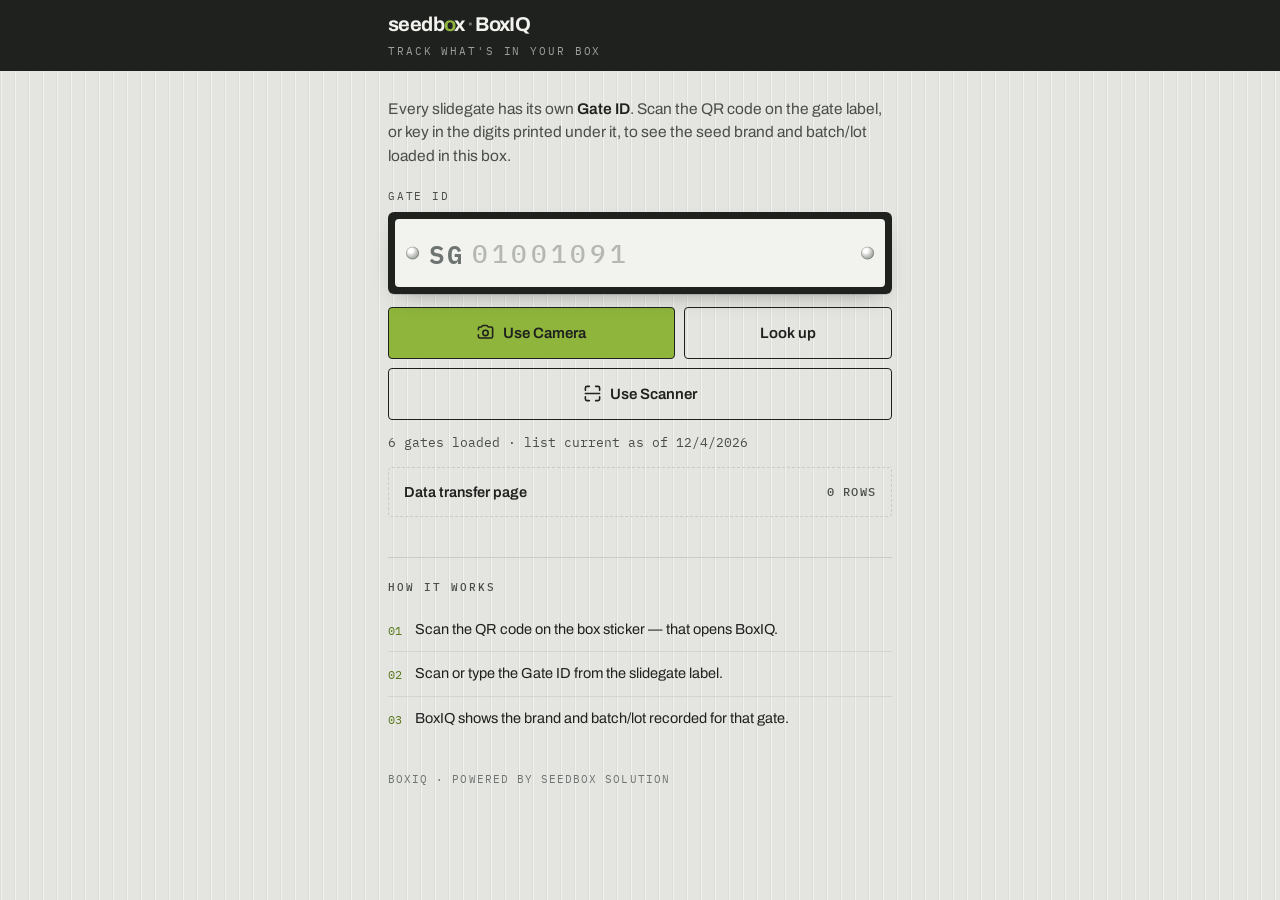
<file: index.html>
<!DOCTYPE html>
<html lang="en">
<head>
<meta charset="utf-8">
<meta name="viewport" content="width=device-width, initial-scale=1, viewport-fit=cover">
<title>BoxIQ — Track what's in your box</title>
<meta name="description" content="Scan or type the Gate ID from a Seedbox Innovation slidegate to see the seed brand and batch/lot loaded in that box.">
<meta name="theme-color" content="#1F211E">
<link rel="preconnect" href="https://fonts.googleapis.com">
<link rel="preconnect" href="https://fonts.gstatic.com" crossorigin>
<link href="https://fonts.googleapis.com/css2?family=Archivo:wght@400;500;600;700&family=IBM+Plex+Mono:wght@400;500;600&display=swap" rel="stylesheet">
<link rel="stylesheet" href="assets/boxiq-v1.css">
</head>
<body>
<div id="boxiq"></div>
<script type="application/json" id="boxiq-config">
{
  "dataUrl": "gates.csv",
  "footerNote": "BoxIQ · powered by Seedbox Solution"
}
</script>
<script src="assets/boxiq-v1.js"></script>
</body>
</html>
</file>
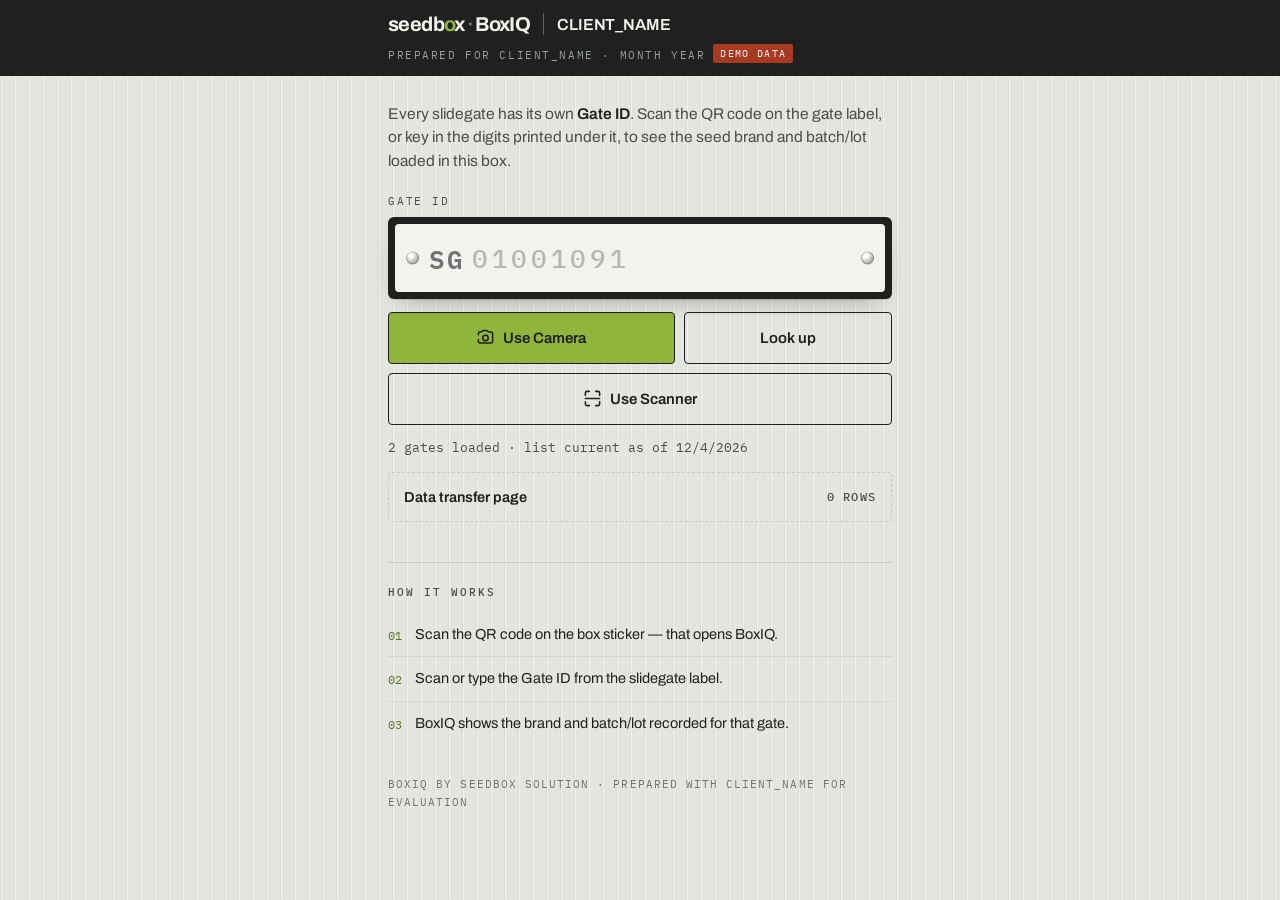
<file: _template/index.html>
<!DOCTYPE html>
<html lang="en">
<head>
<meta charset="utf-8">
<meta name="viewport" content="width=device-width, initial-scale=1, viewport-fit=cover">

<!-- ============================================================
     NEW PROSPECT CHECKLIST
     1. Copy this whole folder and rename it to the prospect,
        lowercase, no spaces:  _template  ->  bayer
     2. Replace every CLIENT_NAME below.
     3. Put their two hex colours in the :root block.
     4. Drop their logo in this folder and name it in "logo".
     5. Replace gates.csv with rows that look like their business.
     Live at:  https://seedboxiq.github.io/boxiq/<folder>/
     ============================================================ -->

<title>BoxIQ for CLIENT_NAME</title>
<meta name="description" content="Scan a slidegate Gate ID to see the seed brand and batch/lot in the box. BoxIQ by Seedbox Solution, prepared for CLIENT_NAME.">
<meta property="og:title" content="BoxIQ for CLIENT_NAME">
<meta property="og:description" content="Track what's in your box — scan the gate, see the seed.">

<style>
  :root{
    --accent:#8FB53C;       /* their primary colour */
    --accent-deep:#5A7A1E;  /* a darker shade of it */
    --on-accent:#1F211E;    /* #1F211E on a light accent, #F2F2EE on a dark one */
  }
</style>
<meta name="theme-color" content="#1F211E">

<link rel="preconnect" href="https://fonts.googleapis.com">
<link rel="preconnect" href="https://fonts.gstatic.com" crossorigin>
<link href="https://fonts.googleapis.com/css2?family=Archivo:wght@400;500;600;700&family=IBM+Plex+Mono:wght@400;500;600&display=swap" rel="stylesheet">
<link rel="stylesheet" href="../assets/boxiq-v1.css">
</head>
<body>
<div id="boxiq"></div>
<script type="application/json" id="boxiq-config">
{
  "client": "CLIENT_NAME",
  "logo": "",
  "preparedFor": "Prepared for CLIENT_NAME · MONTH YEAR",
  "dataUrl": "gates.csv",
  "demoData": true,
  "supportNote": "Contact your CLIENT_NAME representative.",
  "footerNote": "BoxIQ by Seedbox Solution · prepared with CLIENT_NAME for evaluation"
}
</script>
<script src="../assets/boxiq-v1.js"></script>
</body>
</html>
</file>
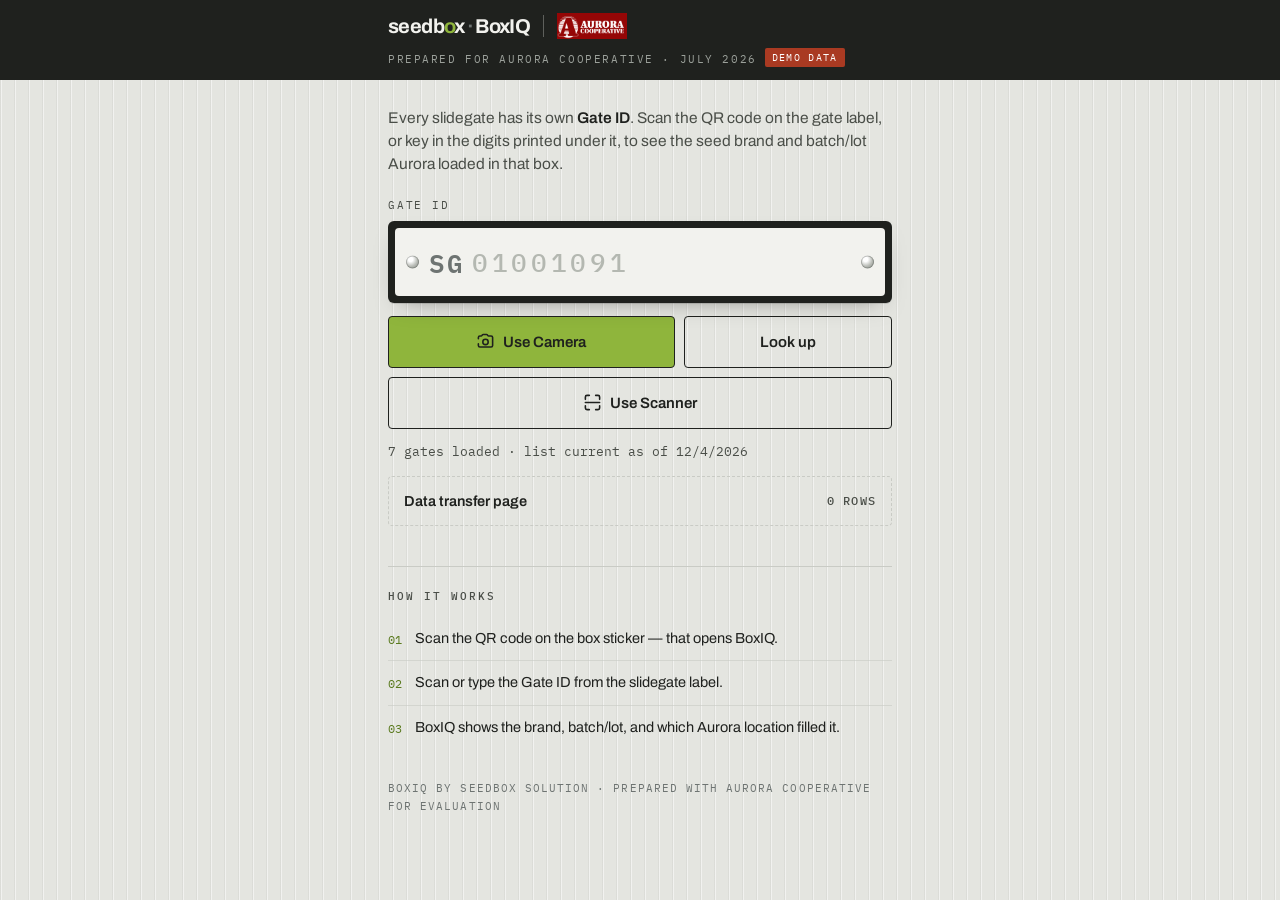
<file: aurora/index.html>
<!DOCTYPE html>
<html lang="en">
<head>
<meta charset="utf-8">
<meta name="viewport" content="width=device-width, initial-scale=1, viewport-fit=cover">
<title>BoxIQ for Aurora Cooperative</title>
<meta name="description" content="Scan a slidegate Gate ID to see the seed brand and batch/lot in the box. BoxIQ by Seedbox Solution, prepared for Aurora Cooperative.">
<meta property="og:title" content="BoxIQ for Aurora Cooperative">
<meta property="og:description" content="Track what's in your box — scan the gate, see the seed.">

<!-- ===== Aurora's colours. These three lines are the whole visual co-brand. =====
     --accent      the client's primary colour: buttons, tag rule, focus ring
     --accent-deep a darker shade of it, for small text and the tie line
     --on-accent   text colour that sits on --accent (#1F211E on light, #F2F2EE on dark)
     TODO: replace the placeholders below with Aurora's real hex values. -->
<style>
  :root{
    --accent:#17603C;
    --accent-deep:#0E4429;
    --on-accent:#F2F2EE;
  }
</style>
<meta name="theme-color" content="#1F211E">

<link rel="preconnect" href="https://fonts.googleapis.com">
<link rel="preconnect" href="https://fonts.gstatic.com" crossorigin>
<link href="https://fonts.googleapis.com/css2?family=Archivo:wght@400;500;600;700&family=IBM+Plex+Mono:wght@400;500;600&display=swap" rel="stylesheet">
<link rel="stylesheet" href="../assets/boxiq-v1.css">
</head>
<body>
<div id="boxiq"></div>

<!-- ===== Aurora's wording and data. Everything else comes from the shared engine. =====
     logo        file saved in THIS folder, e.g. "aurora-logo.png". Leave "" to show the
                 name as text; a missing file also falls back to the name.
     dataUrl     "gates.csv" in this folder, or a published Google Sheet CSV link.
     demoData    true puts a "Demo data" flag in the header so nobody mistakes the
                 sample rows for their live records. Set to false for a real pilot. -->
<script type="application/json" id="boxiq-config">
{
  "client": "Aurora Cooperative",
  "logo": "aurora-logo.png",
  "preparedFor": "Prepared for Aurora Cooperative · July 2026",
  "lede": "Every slidegate has its own <strong>Gate ID</strong>. Scan the QR code on the gate label, or key in the digits printed under it, to see the seed brand and batch/lot Aurora loaded in that box.",
  "dataUrl": "gates.csv",
  "demoData": true,
  "steps": [
    "Scan the QR code on the box sticker — that opens BoxIQ.",
    "Scan or type the Gate ID from the slidegate label.",
    "BoxIQ shows the brand, batch/lot, and which Aurora location filled it."
  ],
  "supportNote": "Contact your Aurora Cooperative agronomist or seed location.",
  "footerNote": "BoxIQ by Seedbox Solution · prepared with Aurora Cooperative for evaluation"
}
</script>
<script src="../assets/boxiq-v1.js"></script>
</body>
</html>
</file>
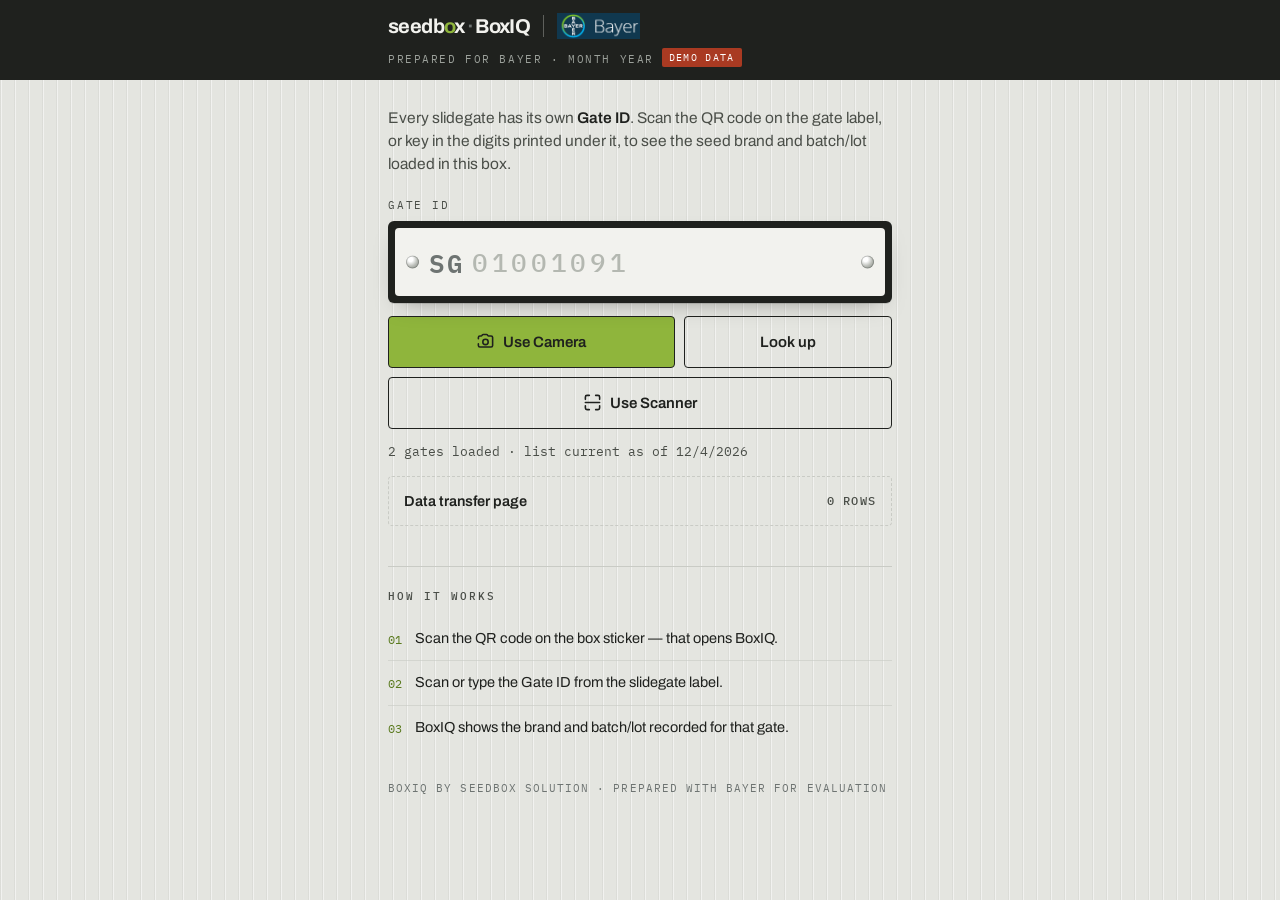
<file: bayer/index.html>
<!DOCTYPE html>
<html lang="en">
<head>
<meta charset="utf-8">
<meta name="viewport" content="width=device-width, initial-scale=1, viewport-fit=cover">

<!-- ============================================================
     NEW PROSPECT CHECKLIST
     1. Copy this whole folder and rename it to the prospect,
        lowercase, no spaces:  _template  ->  bayer
     2. Replace every Bayer below.
     3. Put their two hex colours in the :root block.
     4. Drop their logo in this folder and name it in "logo".
     5. Replace gates.csv with rows that look like their business.
     Live at:  https://seedboxiq.github.io/boxiq/<folder>/
     ============================================================ -->

<title>BoxIQ for Bayer</title>
<meta name="description" content="Scan a slidegate Gate ID to see the seed brand and batch/lot in the box. BoxIQ by Seedbox Solution, prepared for Bayer.">
<meta property="og:title" content="BoxIQ for Bayer">
<meta property="og:description" content="Track what's in your box — scan the gate, see the seed.">

<style>
  :root{
    --accent:#89D329;       /* their primary colour */
    --accent-deep:#346E4A;  /* a darker shade of it */
    --on-accent:#0D2A40;    /* #1F211E on a light accent, #F2F2EE on a dark one */
  }
</style>
<meta name="theme-color" content="#1F211E">

<link rel="preconnect" href="https://fonts.googleapis.com">
<link rel="preconnect" href="https://fonts.gstatic.com" crossorigin>
<link href="https://fonts.googleapis.com/css2?family=Archivo:wght@400;500;600;700&family=IBM+Plex+Mono:wght@400;500;600&display=swap" rel="stylesheet">
<link rel="stylesheet" href="../assets/boxiq-v1.css">
</head>
<body>
<div id="boxiq"></div>
<script type="application/json" id="boxiq-config">
{
  "client": "Bayer",
  "logo": "bayer-logo.png",
  "preparedFor": "Prepared for Bayer · MONTH YEAR",
  "dataUrl": "gates.csv",
  "demoData": true,
  "supportNote": "Contact your Bayer representative.",
  "footerNote": "BoxIQ by Seedbox Solution · prepared with Bayer for evaluation"
}
</script>
<script src="../assets/boxiq-v1.js"></script>
</body>
</html>
</file>
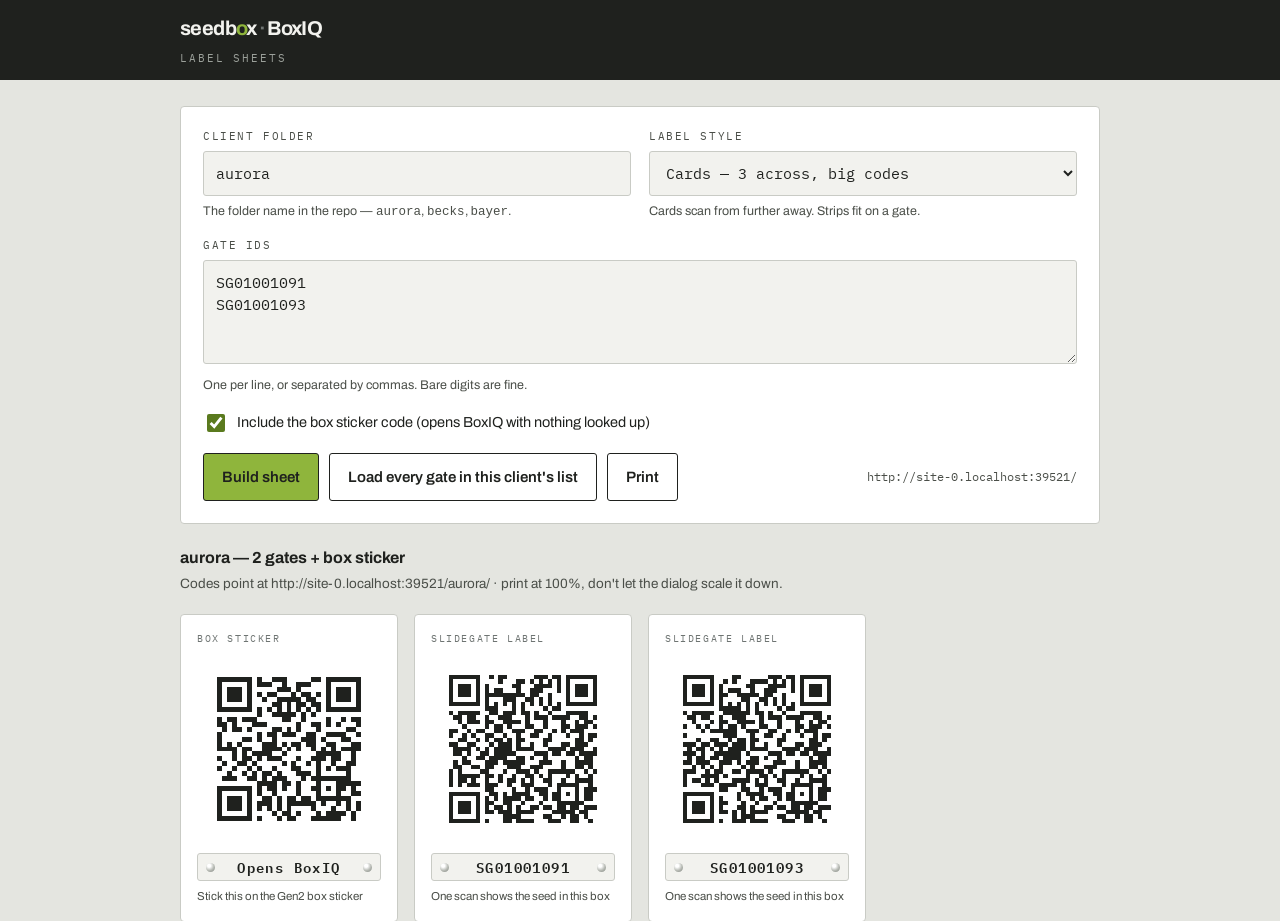
<file: labels/index.html>
<!DOCTYPE html>
<html lang="en">
<head>
<meta charset="utf-8">
<meta name="viewport" content="width=device-width, initial-scale=1">
<title>BoxIQ label sheets</title>
<meta name="robots" content="noindex">
<link rel="preconnect" href="https://fonts.googleapis.com">
<link rel="preconnect" href="https://fonts.gstatic.com" crossorigin>
<link href="https://fonts.googleapis.com/css2?family=Archivo:wght@400;500;600;700&family=IBM+Plex+Mono:wght@400;500;600&display=swap" rel="stylesheet">
<style>
  :root{
    --ink:#1F211E; --ink-soft:#4A4E48; --seed:#8FB53C; --seed-deep:#5A7A1E;
    --plate:#F2F2EE; --steel:#6E7472; --steel-line:#C9CBC5; --page:#E4E5E0;
  }
  *{box-sizing:border-box}
  body{margin:0;background:var(--page);color:var(--ink);font:15px/1.5 'Archivo',system-ui,sans-serif}
  .bar{background:var(--ink);color:var(--plate);padding:13px 0}
  .wrap{max-width:960px;margin:0 auto;padding:0 20px}
  .mark{font-weight:700;font-size:20px;letter-spacing:-.03em}
  .mark .sprout{color:var(--seed)}
  .mark .dot{color:var(--steel);padding:0 2px}
  .eyebrow{font-family:'IBM Plex Mono',monospace;font-size:10.5px;letter-spacing:.18em;text-transform:uppercase;color:#9BA09A;margin-top:8px}

  form{background:#fff;border:1px solid var(--steel-line);border-radius:4px;padding:22px;margin:26px 0 22px}
  .row{display:grid;grid-template-columns:1fr 1fr;gap:18px}
  label.f{display:block;margin-bottom:16px}
  label.f > span{
    display:block;font-family:'IBM Plex Mono',monospace;font-size:10.5px;letter-spacing:.15em;
    text-transform:uppercase;color:var(--ink-soft);margin-bottom:6px;
  }
  input[type=text],textarea,select{
    width:100%;font:15px/1.45 'IBM Plex Mono',monospace;color:var(--ink);
    border:1.5px solid var(--steel-line);border-radius:3px;padding:11px 12px;background:var(--plate);
  }
  input:focus,textarea:focus,select:focus{outline:2px solid var(--seed);outline-offset:1px;border-color:var(--seed-deep)}
  textarea{min-height:104px;resize:vertical}
  .hint{font-size:12.5px;color:var(--ink-soft);margin:6px 0 0}
  .check{display:flex;align-items:center;gap:9px;margin:2px 0 18px;font-size:14.5px}
  .check input{width:18px;height:18px;accent-color:var(--seed-deep)}
  .btns{display:flex;gap:10px;flex-wrap:wrap;align-items:center}
  button{
    font:600 15px 'Archivo',sans-serif;border:1.5px solid var(--ink);border-radius:3px;
    padding:13px 18px;cursor:pointer;background:transparent;color:var(--ink);min-height:48px;
  }
  button.go{background:var(--seed);color:var(--ink)}
  button:focus-visible{outline:3px solid var(--seed-deep);outline-offset:2px}
  .note{font-family:'IBM Plex Mono',monospace;font-size:12px;color:var(--ink-soft);margin-left:auto}

  h2.sheet-title{font-size:16px;margin:0 0 4px}
  p.sheet-sub{margin:0 0 20px;color:var(--ink-soft);font-size:13.5px}

  /* ---------- labels ---------- */
  #sheet{display:grid;gap:16px}
  #sheet.cards{grid-template-columns:repeat(auto-fill,minmax(190px,1fr))}
  #sheet.strips{grid-template-columns:repeat(auto-fill,minmax(300px,1fr))}
  .label{background:#fff;border:1px solid var(--steel-line);border-radius:4px;padding:16px;break-inside:avoid}
  .label .kind{font-family:'IBM Plex Mono',monospace;font-size:10px;letter-spacing:.16em;text-transform:uppercase;color:var(--steel);margin-bottom:11px}
  .label .qr{color:var(--ink)}
  .label .qr svg{display:block;width:100%;height:auto}
  .plate{
    display:flex;align-items:center;justify-content:space-between;gap:8px;background:var(--plate);
    border:1px solid var(--steel-line);border-radius:3px;padding:6px 8px;margin-top:12px;
  }
  .rivet{width:9px;height:9px;border-radius:50%;flex:none;
    background:radial-gradient(circle at 35% 30%,#fff 0 18%,#B9BCB6 55%,#7E837C 100%)}
  .id{font:600 14px/1 'IBM Plex Mono',monospace;letter-spacing:.1em}
  .cap{font-size:11.5px;color:var(--ink-soft);margin-top:8px;line-height:1.35}

  #sheet.strips .label{display:grid;grid-template-columns:88px 1fr;gap:14px;align-items:center}
  #sheet.strips .kind{grid-column:1 / -1;margin:0}
  #sheet.strips .plate{margin:0}
  #sheet.strips .cap{margin:6px 0 0}

  .empty{background:#fff;border:1px dashed var(--steel-line);border-radius:4px;padding:26px;text-align:center;color:var(--ink-soft)}

  @media print{
    @page{ margin:12mm; }
    body{background:#fff}
    .bar,form,.screen-only{display:none !important}
    .wrap{max-width:none;padding:0}
    #sheet{gap:8mm}
    #sheet.cards{grid-template-columns:repeat(3,1fr)}
    #sheet.strips{grid-template-columns:repeat(2,1fr)}
    .label{border-color:#999;padding:5mm}
    #sheet.cards .qr svg{width:38mm}
    #sheet.strips .label{grid-template-columns:24mm 1fr}
  }
</style>
</head>
<body>

<div class="bar"><div class="wrap">
  <div class="mark">seedb<span class="sprout">o</span>x<span class="dot">·</span>BoxIQ</div>
  <div class="eyebrow">Label sheets</div>
</div></div>

<div class="wrap">
<form id="form" onsubmit="return false">
  <div class="row">
    <label class="f"><span>Client folder</span>
      <input type="text" id="slug" value="aurora" spellcheck="false" autocapitalize="off">
      <p class="hint">The folder name in the repo — <code>aurora</code>, <code>becks</code>, <code>bayer</code>.</p>
    </label>
    <label class="f"><span>Label style</span>
      <select id="style">
        <option value="cards">Cards — 3 across, big codes</option>
        <option value="strips">Strips — narrow, like the slidegate plate</option>
      </select>
      <p class="hint">Cards scan from further away. Strips fit on a gate.</p>
    </label>
  </div>

  <label class="f"><span>Gate IDs</span>
    <textarea id="gates" spellcheck="false" autocapitalize="characters">SG01001091
SG01001093</textarea>
    <p class="hint">One per line, or separated by commas. Bare digits are fine.</p>
  </label>

  <div class="check">
    <input type="checkbox" id="sticker" checked>
    <label for="sticker">Include the box sticker code (opens BoxIQ with nothing looked up)</label>
  </div>

  <div class="btns">
    <button type="button" class="go" id="build">Build sheet</button>
    <button type="button" id="loadAll">Load every gate in this client's list</button>
    <button type="button" id="print">Print</button>
    <span class="note" id="base"></span>
  </div>
</form>

<div class="screen-only">
  <h2 class="sheet-title" id="title">Nothing built yet</h2>
  <p class="sheet-sub" id="sub">Codes are live the moment the client folder is pushed to GitHub Pages.</p>
</div>

<div id="sheet" class="cards">
  <div class="empty">Set a client folder and gate IDs, then build the sheet.</div>
</div>
</div>

<script src="../assets/qr.js"></script>
<script>
(function(){
'use strict';
const $ = id => document.getElementById(id);

// This page lives at <site>/labels/, so the site root is one level up.
const ROOT = new URL('..', location.href).href;
$('base').textContent = ROOT;

const normalize = raw => {
  let s = String(raw).toUpperCase().replace(/[^A-Z0-9]/g,'');
  const hit = s.match(/SG[A-Z0-9]+/);
  if(hit) s = hit[0];
  let tail = s.startsWith('SG') ? s.slice(2) : s;
  tail = tail.replace(/O/g,'0').replace(/[IL]/g,'1');
  if(/^\d+$/.test(tail) && tail.length < 8) tail = tail.padStart(8,'0');
  return /^\d{4,12}$/.test(tail) ? 'SG' + tail : '';
};

function qrSvg(url){
  const { size, path } = window.BoxIQQR.svgPath(url);
  return `<svg xmlns="http://www.w3.org/2000/svg" viewBox="0 0 ${size} ${size}"
          shape-rendering="crispEdges" role="img" aria-label="QR code"><path d="${path}" fill="currentColor"/></svg>`;
}

function label(kind, id, url, cap){
  return `<div class="label">
    <div class="kind">${kind}</div>
    <div class="qr">${qrSvg(url)}</div>
    <div>
      <div class="plate"><span class="rivet"></span><span class="id">${id}</span><span class="rivet"></span></div>
      <div class="cap">${cap}</div>
    </div>
  </div>`;
}

function build(){
  const slug = $('slug').value.trim().replace(/^\/|\/$/g,'');
  if(!slug){ $('slug').focus(); return; }
  const base = ROOT + slug + '/';
  const ids = [...new Set($('gates').value.split(/[\s,;]+/).map(normalize).filter(Boolean))];

  const parts = [];
  if($('sticker').checked)
    parts.push(label('Box sticker', 'Opens BoxIQ', base, 'Stick this on the Gen2 box sticker'));
  for(const id of ids)
    parts.push(label('Slidegate label', id, base + '?gate=' + id,
                     'One scan shows the seed in this box'));

  const sheet = $('sheet');
  sheet.className = $('style').value;
  if(!parts.length){
    sheet.innerHTML = '<div class="empty">No usable Gate IDs. They look like SG01001091.</div>';
  }else{
    sheet.innerHTML = parts.join('');
  }
  $('title').textContent = `${slug} — ${ids.length} gate${ids.length===1?'':'s'}` +
                           ($('sticker').checked ? ' + box sticker' : '');
  $('sub').textContent = `Codes point at ${base} · print at 100%, don't let the dialog scale it down.`;
  try{ localStorage.setItem('boxiq.labels', JSON.stringify({
    slug, gates: $('gates').value, style: $('style').value, sticker: $('sticker').checked })); }catch(e){}
}

async function loadAll(){
  const slug = $('slug').value.trim().replace(/^\/|\/$/g,'');
  const btn = $('loadAll'), was = btn.textContent;
  btn.textContent = 'Reading ' + slug + '/gates.csv…';
  try{
    const res = await fetch(ROOT + slug + '/gates.csv?v=' + Date.now());
    if(!res.ok) throw new Error(res.status);
    const rows = (await res.text()).trim().split(/\r?\n/).slice(1);
    const ids = [...new Set(rows.map(r => normalize(r.split(',')[0])).filter(Boolean))];
    if(!ids.length) throw new Error('no gate ids');
    $('gates').value = ids.join('\n');
    build();
  }catch(e){
    btn.textContent = "Couldn't read that folder's gates.csv";
    setTimeout(()=>{ btn.textContent = was; }, 2600);
    return;
  }
  btn.textContent = was;
}

$('build').addEventListener('click', build);
$('loadAll').addEventListener('click', loadAll);
$('print').addEventListener('click', ()=>{ build(); window.print(); });
$('form').addEventListener('keydown', e=>{ if(e.key === 'Enter' && e.target.tagName !== 'TEXTAREA') build(); });

try{
  const saved = JSON.parse(localStorage.getItem('boxiq.labels') || 'null');
  if(saved){
    $('slug').value = saved.slug || 'aurora';
    $('gates').value = saved.gates || '';
    $('style').value = saved.style || 'cards';
    $('sticker').checked = saved.sticker !== false;
  }
}catch(e){}
build();
})();
</script>
</body>
</html>
</file>
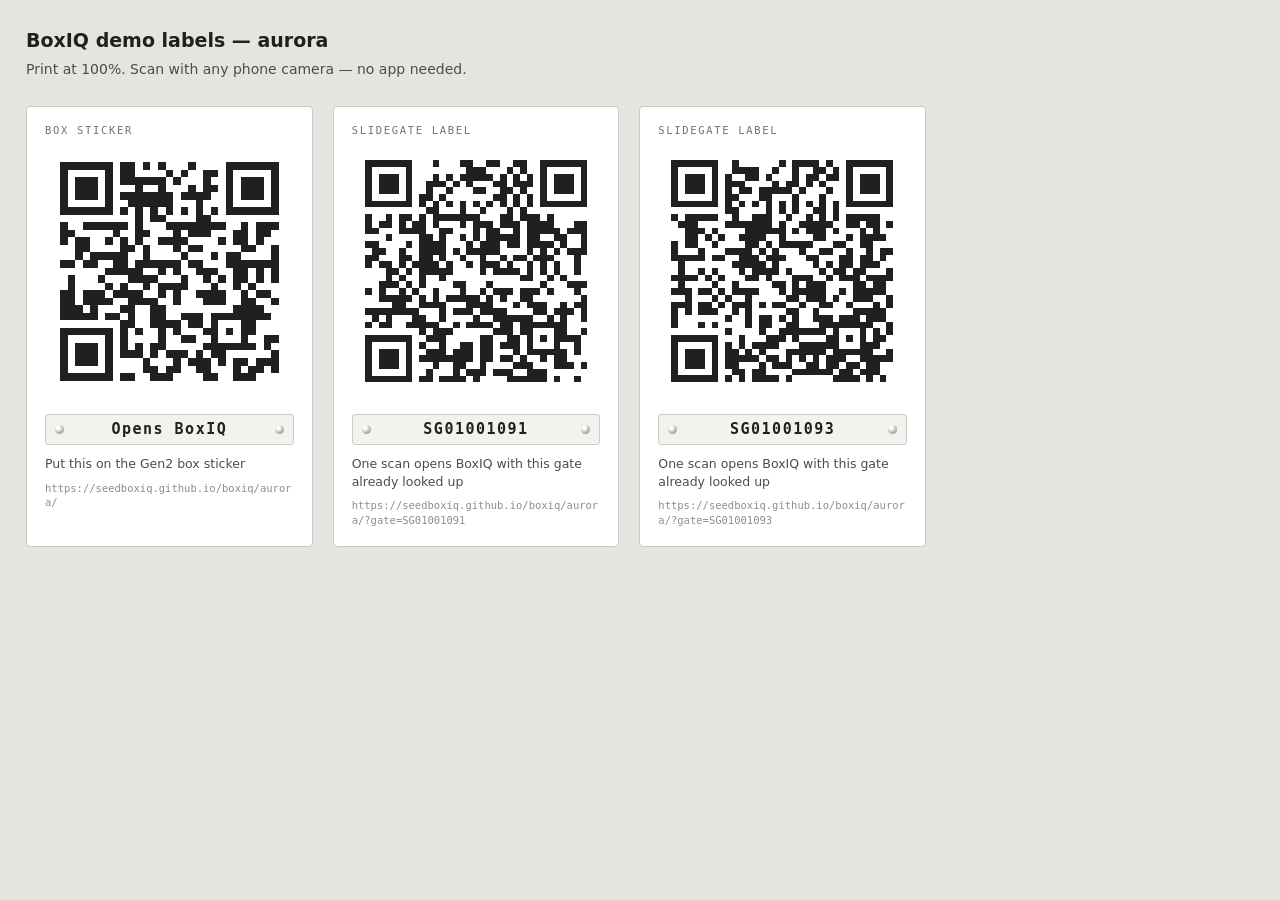
<file: aurora/demo-labels.html>
<!DOCTYPE html>
<html lang="en"><head><meta charset="utf-8">
<title>BoxIQ demo labels — aurora</title>
<style>
  @page { margin: 14mm; }
  body{font:15px/1.5 'Archivo',system-ui,sans-serif;color:#1F211E;margin:0;padding:26px;background:#E4E5E0}
  h1{font-size:19px;margin:0 0 4px}
  p.sub{margin:0 0 26px;color:#4A4E48;font-size:14px}
  .sheet{display:grid;grid-template-columns:repeat(auto-fit,minmax(210px,1fr));gap:20px;max-width:900px}
  .card{margin:0;background:#fff;border:1px solid #C9CBC5;border-radius:4px;padding:18px}
  .kind{font:500 10.5px/1 ui-monospace,monospace;letter-spacing:.16em;text-transform:uppercase;color:#6E7472;margin-bottom:12px}
  .qr{width:100%;aspect-ratio:1;color:#1F211E}
  .plate{display:flex;align-items:center;justify-content:space-between;gap:8px;background:#F2F2EE;border:1px solid #C9CBC5;border-radius:3px;padding:7px 9px;margin:12px 0 10px}
  .rivet{width:9px;height:9px;border-radius:50%;background:radial-gradient(circle at 35% 30%,#fff 0 18%,#B9BCB6 55%,#7E837C 100%);flex:none}
  .id{font:600 15px/1 ui-monospace,monospace;letter-spacing:.1em}
  .cap{font-size:12.5px;color:#4A4E48;line-height:1.4}
  .url{margin-top:8px;font:10.5px/1.4 ui-monospace,monospace;color:#8A8F88;word-break:break-all}
  @media print{ body{background:#fff;padding:0} .card{break-inside:avoid} .url{display:none} }
</style></head><body>
<h1>BoxIQ demo labels — aurora</h1>
<p class="sub">Print at 100%. Scan with any phone camera — no app needed.</p>
<div class="sheet">
    <figure class="card">
      <div class="kind">Box sticker</div>
      <div class="qr"><svg xmlns="http://www.w3.org/2000/svg" viewBox="0 0 33 33" width="100%" height="100%" shape-rendering="crispEdges"><path d="M2,2H3V3H2zM3,2H4V3H3zM4,2H5V3H4zM5,2H6V3H5zM6,2H7V3H6zM7,2H8V3H7zM8,2H9V3H8zM10,2H11V3H10zM11,2H12V3H11zM13,2H14V3H13zM15,2H16V3H15zM19,2H20V3H19zM24,2H25V3H24zM25,2H26V3H25zM26,2H27V3H26zM27,2H28V3H27zM28,2H29V3H28zM29,2H30V3H29zM30,2H31V3H30zM2,3H3V4H2zM8,3H9V4H8zM10,3H11V4H10zM11,3H12V4H11zM16,3H17V4H16zM18,3H19V4H18zM21,3H22V4H21zM22,3H23V4H22zM24,3H25V4H24zM30,3H31V4H30zM2,4H3V5H2zM4,4H5V5H4zM5,4H6V5H5zM6,4H7V5H6zM8,4H9V5H8zM10,4H11V5H10zM11,4H12V5H11zM12,4H13V5H12zM13,4H14V5H13zM14,4H15V5H14zM15,4H16V5H15zM17,4H18V5H17zM21,4H22V5H21zM24,4H25V5H24zM26,4H27V5H26zM27,4H28V5H27zM28,4H29V5H28zM30,4H31V5H30zM2,5H3V6H2zM4,5H5V6H4zM5,5H6V6H5zM6,5H7V6H6zM8,5H9V6H8zM12,5H13V6H12zM15,5H16V6H15zM19,5H20V6H19zM21,5H22V6H21zM22,5H23V6H22zM24,5H25V6H24zM26,5H27V6H26zM27,5H28V6H27zM28,5H29V6H28zM30,5H31V6H30zM2,6H3V7H2zM4,6H5V7H4zM5,6H6V7H5zM6,6H7V7H6zM8,6H9V7H8zM10,6H11V7H10zM11,6H12V7H11zM12,6H13V7H12zM13,6H14V7H13zM14,6H15V7H14zM15,6H16V7H15zM16,6H17V7H16zM18,6H19V7H18zM19,6H20V7H19zM20,6H21V7H20zM21,6H22V7H21zM24,6H25V7H24zM26,6H27V7H26zM27,6H28V7H27zM28,6H29V7H28zM30,6H31V7H30zM2,7H3V8H2zM8,7H9V8H8zM11,7H12V8H11zM12,7H13V8H12zM13,7H14V8H13zM14,7H15V8H14zM15,7H16V8H15zM16,7H17V8H16zM20,7H21V8H20zM24,7H25V8H24zM30,7H31V8H30zM2,8H3V9H2zM3,8H4V9H3zM4,8H5V9H4zM5,8H6V9H5zM6,8H7V9H6zM7,8H8V9H7zM8,8H9V9H8zM10,8H11V9H10zM12,8H13V9H12zM14,8H15V9H14zM16,8H17V9H16zM18,8H19V9H18zM20,8H21V9H20zM22,8H23V9H22zM24,8H25V9H24zM25,8H26V9H25zM26,8H27V9H26zM27,8H28V9H27zM28,8H29V9H28zM29,8H30V9H29zM30,8H31V9H30zM12,9H13V10H12zM14,9H15V10H14zM15,9H16V10H15zM20,9H21V10H20zM21,9H22V10H21zM2,10H3V11H2zM5,10H6V11H5zM6,10H7V11H6zM7,10H8V11H7zM8,10H9V11H8zM9,10H10V11H9zM10,10H11V11H10zM12,10H13V11H12zM16,10H17V11H16zM17,10H18V11H17zM18,10H19V11H18zM19,10H20V11H19zM20,10H21V11H20zM21,10H22V11H21zM22,10H23V11H22zM23,10H24V11H23zM26,10H27V11H26zM28,10H29V11H28zM29,10H30V11H29zM30,10H31V11H30zM2,11H3V12H2zM3,11H4V12H3zM9,11H10V12H9zM12,11H13V12H12zM13,11H14V12H13zM17,11H18V12H17zM19,11H20V12H19zM20,11H21V12H20zM21,11H22V12H21zM25,11H26V12H25zM26,11H27V12H26zM28,11H29V12H28zM29,11H30V12H29zM2,12H3V13H2zM4,12H5V13H4zM5,12H6V13H5zM8,12H9V13H8zM10,12H11V13H10zM12,12H13V13H12zM15,12H16V13H15zM16,12H17V13H16zM17,12H18V13H17zM18,12H19V13H18zM23,12H24V13H23zM25,12H26V13H25zM26,12H27V13H26zM28,12H29V13H28zM4,13H5V14H4zM5,13H6V14H5zM10,13H11V14H10zM11,13H12V14H11zM13,13H14V14H13zM17,13H18V14H17zM19,13H20V14H19zM20,13H21V14H20zM26,13H27V14H26zM27,13H28V14H27zM30,13H31V14H30zM4,14H5V15H4zM6,14H7V15H6zM7,14H8V15H7zM8,14H9V15H8zM9,14H10V15H9zM10,14H11V15H10zM13,14H14V15H13zM18,14H19V15H18zM22,14H23V15H22zM24,14H25V15H24zM25,14H26V15H25zM30,14H31V15H30zM2,15H3V16H2zM3,15H4V16H3zM5,15H6V16H5zM6,15H7V16H6zM9,15H10V16H9zM10,15H11V16H10zM12,15H13V16H12zM13,15H14V16H13zM14,15H15V16H14zM15,15H16V16H15zM16,15H17V16H16zM17,15H18V16H17zM19,15H20V16H19zM20,15H21V16H20zM24,15H25V16H24zM25,15H26V16H25zM26,15H27V16H26zM27,15H28V16H27zM28,15H29V16H28zM29,15H30V16H29zM30,15H31V16H30zM8,16H9V17H8zM9,16H10V17H9zM10,16H11V17H10zM11,16H12V17H11zM12,16H13V17H12zM15,16H16V17H15zM17,16H18V17H17zM20,16H21V17H20zM21,16H22V17H21zM22,16H23V17H22zM25,16H26V17H25zM26,16H27V17H26zM28,16H29V17H28zM30,16H31V17H30zM3,17H4V18H3zM7,17H8V18H7zM11,17H12V18H11zM12,17H13V18H12zM13,17H14V18H13zM14,17H15V18H14zM18,17H19V18H18zM21,17H22V18H21zM23,17H24V18H23zM25,17H26V18H25zM26,17H27V18H26zM28,17H29V18H28zM30,17H31V18H30zM3,18H4V19H3zM8,18H9V19H8zM10,18H11V19H10zM13,18H14V19H13zM15,18H16V19H15zM16,18H17V19H16zM17,18H18V19H17zM18,18H19V19H18zM22,18H23V19H22zM25,18H26V19H25zM27,18H28V19H27zM2,19H3V20H2zM3,19H4V20H3zM5,19H6V20H5zM6,19H7V20H6zM7,19H8V20H7zM9,19H10V20H9zM10,19H11V20H10zM11,19H12V20H11zM12,19H13V20H12zM15,19H16V20H15zM17,19H18V20H17zM20,19H21V20H20zM21,19H22V20H21zM22,19H23V20H22zM23,19H24V20H23zM26,19H27V20H26zM28,19H29V20H28zM29,19H30V20H29zM2,20H3V21H2zM3,20H4V21H3zM5,20H6V21H5zM6,20H7V21H6zM7,20H8V21H7zM8,20H9V21H8zM11,20H12V21H11zM12,20H13V21H12zM13,20H14V21H13zM14,20H15V21H14zM17,20H18V21H17zM21,20H22V21H21zM22,20H23V21H22zM23,20H24V21H23zM26,20H27V21H26zM27,20H28V21H27zM30,20H31V21H30zM2,21H3V22H2zM3,21H4V22H3zM4,21H5V22H4zM6,21H7V22H6zM10,21H11V22H10zM11,21H12V22H11zM14,21H15V22H14zM15,21H16V22H15zM25,21H26V22H25zM26,21H27V22H26zM27,21H28V22H27zM28,21H29V22H28zM2,22H3V23H2zM3,22H4V23H3zM4,22H5V23H4zM5,22H6V23H5zM6,22H7V23H6zM8,22H9V23H8zM9,22H10V23H9zM11,22H12V23H11zM14,22H15V23H14zM15,22H16V23H15zM18,22H19V23H18zM19,22H20V23H19zM20,22H21V23H20zM22,22H23V23H22zM23,22H24V23H23zM24,22H25V23H24zM25,22H26V23H25zM26,22H27V23H26zM27,22H28V23H27zM28,22H29V23H28zM29,22H30V23H29zM10,23H11V24H10zM11,23H12V24H11zM14,23H15V24H14zM15,23H16V24H15zM16,23H17V24H16zM17,23H18V24H17zM19,23H20V24H19zM20,23H21V24H20zM22,23H23V24H22zM26,23H27V24H26zM27,23H28V24H27zM2,24H3V25H2zM3,24H4V25H3zM4,24H5V25H4zM5,24H6V25H5zM6,24H7V25H6zM7,24H8V25H7zM8,24H9V25H8zM10,24H11V25H10zM12,24H13V25H12zM15,24H16V25H15zM17,24H18V25H17zM21,24H22V25H21zM22,24H23V25H22zM24,24H25V25H24zM26,24H27V25H26zM27,24H28V25H27zM2,25H3V26H2zM8,25H9V26H8zM10,25H11V26H10zM15,25H16V26H15zM18,25H19V26H18zM19,25H20V26H19zM22,25H23V26H22zM26,25H27V26H26zM29,25H30V26H29zM30,25H31V26H30zM2,26H3V27H2zM4,26H5V27H4zM5,26H6V27H5zM6,26H7V27H6zM8,26H9V27H8zM10,26H11V27H10zM12,26H13V27H12zM14,26H15V27H14zM15,26H16V27H15zM21,26H22V27H21zM22,26H23V27H22zM23,26H24V27H23zM24,26H25V27H24zM25,26H26V27H25zM26,26H27V27H26zM27,26H28V27H27zM29,26H30V27H29zM2,27H3V28H2zM4,27H5V28H4zM5,27H6V28H5zM6,27H7V28H6zM8,27H9V28H8zM10,27H11V28H10zM11,27H12V28H11zM12,27H13V28H12zM14,27H15V28H14zM16,27H17V28H16zM17,27H18V28H17zM18,27H19V28H18zM20,27H21V28H20zM22,27H23V28H22zM23,27H24V28H23zM30,27H31V28H30zM2,28H3V29H2zM4,28H5V29H4zM5,28H6V29H5zM6,28H7V29H6zM8,28H9V29H8zM13,28H14V29H13zM17,28H18V29H17zM19,28H20V29H19zM20,28H21V29H20zM21,28H22V29H21zM23,28H24V29H23zM25,28H26V29H25zM26,28H27V29H26zM28,28H29V29H28zM29,28H30V29H29zM30,28H31V29H30zM2,29H3V30H2zM8,29H9V30H8zM13,29H14V30H13zM14,29H15V30H14zM16,29H17V30H16zM17,29H18V30H17zM20,29H21V30H20zM21,29H22V30H21zM25,29H26V30H25zM27,29H28V30H27zM28,29H29V30H28zM30,29H31V30H30zM2,30H3V31H2zM3,30H4V31H3zM4,30H5V31H4zM5,30H6V31H5zM6,30H7V31H6zM7,30H8V31H7zM8,30H9V31H8zM10,30H11V31H10zM11,30H12V31H11zM14,30H15V31H14zM15,30H16V31H15zM16,30H17V31H16zM21,30H22V31H21zM22,30H23V31H22zM25,30H26V31H25zM26,30H27V31H26zM27,30H28V31H27z" id="qr-path" fill="currentColor" fill-opacity="1" fill-rule="nonzero" stroke="none"/></svg></div>
      <div class="plate"><span class="rivet"></span><span class="id">Opens BoxIQ</span><span class="rivet"></span></div>
      <div class="cap">Put this on the Gen2 box sticker</div>
      <div class="url">https://seedboxiq.github.io/boxiq/aurora/</div>
    </figure>

    <figure class="card">
      <div class="kind">Slidegate label</div>
      <div class="qr"><svg xmlns="http://www.w3.org/2000/svg" viewBox="0 0 37 37" width="100%" height="100%" shape-rendering="crispEdges"><path d="M2,2H3V3H2zM3,2H4V3H3zM4,2H5V3H4zM5,2H6V3H5zM6,2H7V3H6zM7,2H8V3H7zM8,2H9V3H8zM12,2H13V3H12zM16,2H17V3H16zM17,2H18V3H17zM20,2H21V3H20zM21,2H22V3H21zM24,2H25V3H24zM25,2H26V3H25zM28,2H29V3H28zM29,2H30V3H29zM30,2H31V3H30zM31,2H32V3H31zM32,2H33V3H32zM33,2H34V3H33zM34,2H35V3H34zM2,3H3V4H2zM8,3H9V4H8zM17,3H18V4H17zM18,3H19V4H18zM19,3H20V4H19zM23,3H24V4H23zM25,3H26V4H25zM28,3H29V4H28zM34,3H35V4H34zM2,4H3V5H2zM4,4H5V5H4zM5,4H6V5H5zM6,4H7V5H6zM8,4H9V5H8zM12,4H13V5H12zM14,4H15V5H14zM16,4H17V5H16zM17,4H18V5H17zM18,4H19V5H18zM19,4H20V5H19zM20,4H21V5H20zM22,4H23V5H22zM24,4H25V5H24zM26,4H27V5H26zM28,4H29V5H28zM30,4H31V5H30zM31,4H32V5H31zM32,4H33V5H32zM34,4H35V5H34zM2,5H3V6H2zM4,5H5V6H4zM5,5H6V6H5zM6,5H7V6H6zM8,5H9V6H8zM11,5H12V6H11zM12,5H13V6H12zM13,5H14V6H13zM15,5H16V6H15zM17,5H18V6H17zM21,5H22V6H21zM22,5H23V6H22zM24,5H25V6H24zM25,5H26V6H25zM26,5H27V6H26zM28,5H29V6H28zM30,5H31V6H30zM31,5H32V6H31zM32,5H33V6H32zM34,5H35V6H34zM2,6H3V7H2zM4,6H5V7H4zM5,6H6V7H5zM6,6H7V7H6zM8,6H9V7H8zM11,6H12V7H11zM14,6H15V7H14zM18,6H19V7H18zM19,6H20V7H19zM22,6H23V7H22zM23,6H24V7H23zM25,6H26V7H25zM28,6H29V7H28zM30,6H31V7H30zM31,6H32V7H31zM32,6H33V7H32zM34,6H35V7H34zM2,7H3V8H2zM8,7H9V8H8zM10,7H11V8H10zM11,7H12V8H11zM13,7H14V8H13zM21,7H22V8H21zM22,7H23V8H22zM24,7H25V8H24zM26,7H27V8H26zM28,7H29V8H28zM34,7H35V8H34zM2,8H3V9H2zM3,8H4V9H3zM4,8H5V9H4zM5,8H6V9H5zM6,8H7V9H6zM7,8H8V9H7zM8,8H9V9H8zM10,8H11V9H10zM12,8H13V9H12zM14,8H15V9H14zM16,8H17V9H16zM18,8H19V9H18zM20,8H21V9H20zM22,8H23V9H22zM24,8H25V9H24zM26,8H27V9H26zM28,8H29V9H28zM29,8H30V9H29zM30,8H31V9H30zM31,8H32V9H31zM32,8H33V9H32zM33,8H34V9H33zM34,8H35V9H34zM11,9H12V10H11zM12,9H13V10H12zM16,9H17V10H16zM19,9H20V10H19zM23,9H24V10H23zM25,9H26V10H25zM2,10H3V11H2zM5,10H6V11H5zM7,10H8V11H7zM8,10H9V11H8zM10,10H11V11H10zM12,10H13V11H12zM13,10H14V11H13zM14,10H15V11H14zM15,10H16V11H15zM16,10H17V11H16zM17,10H18V11H17zM18,10H19V11H18zM22,10H23V11H22zM23,10H24V11H23zM25,10H26V11H25zM26,10H27V11H26zM27,10H28V11H27zM29,10H30V11H29zM2,11H3V12H2zM4,11H5V12H4zM5,11H6V12H5zM7,11H8V12H7zM9,11H10V12H9zM10,11H11V12H10zM12,11H13V12H12zM16,11H17V12H16zM18,11H19V12H18zM19,11H20V12H19zM20,11H21V12H20zM22,11H23V12H22zM23,11H24V12H23zM24,11H25V12H24zM26,11H27V12H26zM27,11H28V12H27zM28,11H29V12H28zM29,11H30V12H29zM33,11H34V12H33zM34,11H35V12H34zM2,12H3V13H2zM3,12H4V13H3zM7,12H8V13H7zM8,12H9V13H8zM9,12H10V13H9zM10,12H11V13H10zM13,12H14V13H13zM14,12H15V13H14zM18,12H19V13H18zM20,12H21V13H20zM21,12H22V13H21zM24,12H25V13H24zM26,12H27V13H26zM27,12H28V13H27zM28,12H29V13H28zM29,12H30V13H29zM30,12H31V13H30zM32,12H33V13H32zM33,12H34V13H33zM34,12H35V13H34zM5,13H6V14H5zM10,13H11V14H10zM11,13H12V14H11zM13,13H14V14H13zM16,13H17V14H16zM18,13H19V14H18zM20,13H21V14H20zM21,13H22V14H21zM22,13H23V14H22zM23,13H24V14H23zM24,13H25V14H24zM26,13H27V14H26zM27,13H28V14H27zM30,13H31V14H30zM31,13H32V14H31zM34,13H35V14H34zM2,14H3V15H2zM3,14H4V15H3zM8,14H9V15H8zM10,14H11V15H10zM11,14H12V15H11zM12,14H13V15H12zM13,14H14V15H13zM17,14H18V15H17zM19,14H20V15H19zM20,14H21V15H20zM21,14H22V15H21zM23,14H24V15H23zM24,14H25V15H24zM26,14H27V15H26zM27,14H28V15H27zM28,14H29V15H28zM29,14H30V15H29zM31,14H32V15H31zM34,14H35V15H34zM3,15H4V16H3zM4,15H5V16H4zM7,15H8V16H7zM10,15H11V16H10zM11,15H12V16H11zM12,15H13V16H12zM13,15H14V16H13zM15,15H16V16H15zM17,15H18V16H17zM18,15H19V16H18zM19,15H20V16H19zM20,15H21V16H20zM21,15H22V16H21zM26,15H27V16H26zM28,15H29V16H28zM30,15H31V16H30zM32,15H33V16H32zM33,15H34V16H33zM34,15H35V16H34zM2,16H3V17H2zM3,16H4V17H3zM7,16H8V17H7zM8,16H9V17H8zM10,16H11V17H10zM11,16H12V17H11zM13,16H14V17H13zM16,16H17V17H16zM19,16H20V17H19zM22,16H23V17H22zM24,16H25V17H24zM25,16H26V17H25zM27,16H28V17H27zM28,16H29V17H28zM29,16H30V17H29zM33,16H34V17H33zM2,17H3V18H2zM4,17H5V18H4zM5,17H6V18H5zM7,17H8V18H7zM9,17H10V18H9zM10,17H11V18H10zM11,17H12V18H11zM12,17H13V18H12zM14,17H15V18H14zM17,17H18V18H17zM19,17H20V18H19zM20,17H21V18H20zM21,17H22V18H21zM23,17H24V18H23zM26,17H27V18H26zM28,17H29V18H28zM30,17H31V18H30zM33,17H34V18H33zM5,18H6V19H5zM6,18H7V19H6zM8,18H9V19H8zM10,18H11V19H10zM11,18H12V19H11zM12,18H13V19H12zM13,18H14V19H13zM14,18H15V19H14zM19,18H20V19H19zM21,18H22V19H21zM22,18H23V19H22zM23,18H24V19H23zM24,18H25V19H24zM26,18H27V19H26zM28,18H29V19H28zM30,18H31V19H30zM33,18H34V19H33zM5,19H6V20H5zM7,19H8V20H7zM10,19H11V20H10zM13,19H14V20H13zM25,19H26V20H25zM26,19H27V20H26zM29,19H30V20H29zM31,19H32V20H31zM4,20H5V21H4zM5,20H6V21H5zM6,20H7V21H6zM8,20H9V21H8zM10,20H11V21H10zM15,20H16V21H15zM16,20H17V21H16zM20,20H21V21H20zM28,20H29V21H28zM32,20H33V21H32zM33,20H34V21H33zM34,20H35V21H34zM2,21H3V22H2zM4,21H5V22H4zM7,21H8V22H7zM9,21H10V22H9zM12,21H13V22H12zM16,21H17V22H16zM19,21H20V22H19zM21,21H22V22H21zM22,21H23V22H22zM23,21H24V22H23zM25,21H26V22H25zM26,21H27V22H26zM27,21H28V22H27zM29,21H30V22H29zM33,21H34V22H33zM4,22H5V23H4zM5,22H6V23H5zM6,22H7V23H6zM7,22H8V23H7zM8,22H9V23H8zM10,22H11V23H10zM12,22H13V23H12zM14,22H15V23H14zM15,22H16V23H15zM16,22H17V23H16zM17,22H18V23H17zM18,22H19V23H18zM20,22H21V23H20zM22,22H23V23H22zM25,22H26V23H25zM26,22H27V23H26zM34,22H35V23H34zM6,23H7V24H6zM7,23H8V24H7zM10,23H11V24H10zM11,23H12V24H11zM12,23H13V24H12zM13,23H14V24H13zM17,23H18V24H17zM18,23H19V24H18zM19,23H20V24H19zM20,23H21V24H20zM24,23H25V24H24zM26,23H27V24H26zM27,23H28V24H27zM28,23H29V24H28zM31,23H32V24H31zM33,23H34V24H33zM34,23H35V24H34zM2,24H3V25H2zM3,24H4V25H3zM4,24H5V25H4zM5,24H6V25H5zM6,24H7V25H6zM7,24H8V25H7zM8,24H9V25H8zM9,24H10V25H9zM13,24H14V25H13zM15,24H16V25H15zM16,24H17V25H16zM17,24H18V25H17zM19,24H20V25H19zM20,24H21V25H20zM21,24H22V25H21zM22,24H23V25H22zM27,24H28V25H27zM28,24H29V25H28zM30,24H31V25H30zM31,24H32V25H31zM32,24H33V25H32zM34,24H35V25H34zM3,25H4V26H3zM5,25H6V26H5zM9,25H10V26H9zM10,25H11V26H10zM13,25H14V26H13zM18,25H19V26H18zM21,25H22V26H21zM22,25H23V26H22zM23,25H24V26H23zM24,25H25V26H24zM25,25H26V26H25zM26,25H27V26H26zM29,25H30V26H29zM31,25H32V26H31zM34,25H35V26H34zM2,26H3V27H2zM4,26H5V27H4zM5,26H6V27H5zM8,26H9V27H8zM9,26H10V27H9zM10,26H11V27H10zM11,26H12V27H11zM12,26H13V27H12zM15,26H16V27H15zM17,26H18V27H17zM18,26H19V27H18zM19,26H20V27H19zM20,26H21V27H20zM22,26H23V27H22zM23,26H24V27H23zM25,26H26V27H25zM26,26H27V27H26zM27,26H28V27H27zM28,26H29V27H28zM29,26H30V27H29zM30,26H31V27H30zM31,26H32V27H31zM10,27H11V28H10zM12,27H13V28H12zM13,27H14V28H13zM14,27H15V28H14zM21,27H22V28H21zM22,27H23V28H22zM23,27H24V28H23zM25,27H26V28H25zM26,27H27V28H26zM30,27H31V28H30zM31,27H32V28H31zM34,27H35V28H34zM2,28H3V29H2zM3,28H4V29H3zM4,28H5V29H4zM5,28H6V29H5zM6,28H7V29H6zM7,28H8V29H7zM8,28H9V29H8zM11,28H12V29H11zM12,28H13V29H12zM13,28H14V29H13zM19,28H20V29H19zM20,28H21V29H20zM23,28H24V29H23zM24,28H25V29H24zM26,28H27V29H26zM28,28H29V29H28zM30,28H31V29H30zM31,28H32V29H31zM32,28H33V29H32zM33,28H34V29H33zM2,29H3V30H2zM8,29H9V30H8zM10,29H11V30H10zM13,29H14V30H13zM16,29H17V30H16zM17,29H18V30H17zM19,29H20V30H19zM20,29H21V30H20zM22,29H23V30H22zM23,29H24V30H23zM24,29H25V30H24zM26,29H27V30H26zM30,29H31V30H30zM33,29H34V30H33zM2,30H3V31H2zM4,30H5V31H4zM5,30H6V31H5zM6,30H7V31H6zM8,30H9V31H8zM11,30H12V31H11zM12,30H13V31H12zM13,30H14V31H13zM15,30H16V31H15zM16,30H17V31H16zM17,30H18V31H17zM19,30H20V31H19zM20,30H21V31H20zM24,30H25V31H24zM26,30H27V31H26zM27,30H28V31H27zM28,30H29V31H28zM29,30H30V31H29zM30,30H31V31H30zM31,30H32V31H31zM33,30H34V31H33zM2,31H3V32H2zM4,31H5V32H4zM5,31H6V32H5zM6,31H7V32H6zM8,31H9V32H8zM10,31H11V32H10zM11,31H12V32H11zM12,31H13V32H12zM13,31H14V32H13zM14,31H15V32H14zM15,31H16V32H15zM16,31H17V32H16zM17,31H18V32H17zM19,31H20V32H19zM20,31H21V32H20zM22,31H23V32H22zM23,31H24V32H23zM25,31H26V32H25zM28,31H29V32H28zM30,31H31V32H30zM31,31H32V32H31zM2,32H3V33H2zM4,32H5V33H4zM5,32H6V33H5zM6,32H7V33H6zM8,32H9V33H8zM12,32H13V33H12zM15,32H16V33H15zM16,32H17V33H16zM19,32H20V33H19zM24,32H25V33H24zM25,32H26V33H25zM26,32H27V33H26zM30,32H31V33H30zM31,32H32V33H31zM32,32H33V33H32zM34,32H35V33H34zM2,33H3V34H2zM8,33H9V34H8zM11,33H12V34H11zM15,33H16V34H15zM17,33H18V34H17zM18,33H19V34H18zM19,33H20V34H19zM21,33H22V34H21zM22,33H23V34H22zM23,33H24V34H23zM26,33H27V34H26zM27,33H28V34H27zM28,33H29V34H28zM2,34H3V35H2zM3,34H4V35H3zM4,34H5V35H4zM5,34H6V35H5zM6,34H7V35H6zM7,34H8V35H7zM8,34H9V35H8zM10,34H11V35H10zM11,34H12V35H11zM13,34H14V35H13zM14,34H15V35H14zM15,34H16V35H15zM16,34H17V35H16zM18,34H19V35H18zM23,34H24V35H23zM24,34H25V35H24zM25,34H26V35H25zM26,34H27V35H26zM27,34H28V35H27zM28,34H29V35H28zM30,34H31V35H30zM33,34H34V35H33z" id="qr-path" fill="currentColor" fill-opacity="1" fill-rule="nonzero" stroke="none"/></svg></div>
      <div class="plate"><span class="rivet"></span><span class="id">SG01001091</span><span class="rivet"></span></div>
      <div class="cap">One scan opens BoxIQ with this gate already looked up</div>
      <div class="url">https://seedboxiq.github.io/boxiq/aurora/?gate=SG01001091</div>
    </figure>

    <figure class="card">
      <div class="kind">Slidegate label</div>
      <div class="qr"><svg xmlns="http://www.w3.org/2000/svg" viewBox="0 0 37 37" width="100%" height="100%" shape-rendering="crispEdges"><path d="M2,2H3V3H2zM3,2H4V3H3zM4,2H5V3H4zM5,2H6V3H5zM6,2H7V3H6zM7,2H8V3H7zM8,2H9V3H8zM11,2H12V3H11zM18,2H19V3H18zM20,2H21V3H20zM21,2H22V3H21zM22,2H23V3H22zM23,2H24V3H23zM25,2H26V3H25zM28,2H29V3H28zM29,2H30V3H29zM30,2H31V3H30zM31,2H32V3H31zM32,2H33V3H32zM33,2H34V3H33zM34,2H35V3H34zM2,3H3V4H2zM8,3H9V4H8zM11,3H12V4H11zM12,3H13V4H12zM13,3H14V4H13zM14,3H15V4H14zM17,3H18V4H17zM20,3H21V4H20zM23,3H24V4H23zM24,3H25V4H24zM26,3H27V4H26zM28,3H29V4H28zM34,3H35V4H34zM2,4H3V5H2zM4,4H5V5H4zM5,4H6V5H5zM6,4H7V5H6zM8,4H9V5H8zM10,4H11V5H10zM13,4H14V5H13zM14,4H15V5H14zM16,4H17V5H16zM20,4H21V5H20zM22,4H23V5H22zM23,4H24V5H23zM25,4H26V5H25zM26,4H27V5H26zM28,4H29V5H28zM30,4H31V5H30zM31,4H32V5H31zM32,4H33V5H32zM34,4H35V5H34zM2,5H3V6H2zM4,5H5V6H4zM5,5H6V6H5zM6,5H7V6H6zM8,5H9V6H8zM10,5H11V6H10zM11,5H12V6H11zM12,5H13V6H12zM17,5H18V6H17zM19,5H20V6H19zM20,5H21V6H20zM22,5H23V6H22zM24,5H25V6H24zM28,5H29V6H28zM30,5H31V6H30zM31,5H32V6H31zM32,5H33V6H32zM34,5H35V6H34zM2,6H3V7H2zM4,6H5V7H4zM5,6H6V7H5zM6,6H7V7H6zM8,6H9V7H8zM10,6H11V7H10zM12,6H13V7H12zM13,6H14V7H13zM15,6H16V7H15zM16,6H17V7H16zM17,6H18V7H17zM18,6H19V7H18zM19,6H20V7H19zM21,6H22V7H21zM25,6H26V7H25zM28,6H29V7H28zM30,6H31V7H30zM31,6H32V7H31zM32,6H33V7H32zM34,6H35V7H34zM2,7H3V8H2zM8,7H9V8H8zM10,7H11V8H10zM11,7H12V8H11zM15,7H16V8H15zM16,7H17V8H16zM20,7H21V8H20zM24,7H25V8H24zM28,7H29V8H28zM34,7H35V8H34zM2,8H3V9H2zM3,8H4V9H3zM4,8H5V9H4zM5,8H6V9H5zM6,8H7V9H6zM7,8H8V9H7zM8,8H9V9H8zM10,8H11V9H10zM12,8H13V9H12zM14,8H15V9H14zM16,8H17V9H16zM18,8H19V9H18zM20,8H21V9H20zM22,8H23V9H22zM24,8H25V9H24zM26,8H27V9H26zM28,8H29V9H28zM29,8H30V9H29zM30,8H31V9H30zM31,8H32V9H31zM32,8H33V9H32zM33,8H34V9H33zM34,8H35V9H34zM10,9H11V10H10zM11,9H12V10H11zM16,9H17V10H16zM18,9H19V10H18zM20,9H21V10H20zM23,9H24V10H23zM24,9H25V10H24zM26,9H27V10H26zM2,10H3V11H2zM4,10H5V11H4zM5,10H6V11H5zM6,10H7V11H6zM7,10H8V11H7zM8,10H9V11H8zM11,10H12V11H11zM14,10H15V11H14zM15,10H16V11H15zM16,10H17V11H16zM19,10H20V11H19zM22,10H23V11H22zM24,10H25V11H24zM26,10H27V11H26zM28,10H29V11H28zM29,10H30V11H29zM30,10H31V11H30zM31,10H32V11H31zM32,10H33V11H32zM3,11H4V12H3zM4,11H5V12H4zM5,11H6V12H5zM10,11H11V12H10zM11,11H12V12H11zM12,11H13V12H12zM13,11H14V12H13zM14,11H15V12H14zM15,11H16V12H15zM16,11H17V12H16zM18,11H19V12H18zM21,11H22V12H21zM22,11H23V12H22zM23,11H24V12H23zM24,11H25V12H24zM25,11H26V12H25zM28,11H29V12H28zM29,11H30V12H29zM31,11H32V12H31zM32,11H33V12H32zM34,11H35V12H34zM4,12H5V13H4zM5,12H6V13H5zM6,12H7V13H6zM8,12H9V13H8zM13,12H14V13H13zM14,12H15V13H14zM15,12H16V13H15zM16,12H17V13H16zM17,12H18V13H17zM18,12H19V13H18zM20,12H21V13H20zM22,12H23V13H22zM23,12H24V13H23zM24,12H25V13H24zM26,12H27V13H26zM30,12H31V13H30zM32,12H33V13H32zM4,13H5V14H4zM5,13H6V14H5zM7,13H8V14H7zM9,13H10V14H9zM12,13H13V14H12zM13,13H14V14H13zM14,13H15V14H14zM15,13H16V14H15zM18,13H19V14H18zM23,13H24V14H23zM24,13H25V14H24zM28,13H29V14H28zM30,13H31V14H30zM31,13H32V14H31zM32,13H33V14H32zM33,13H34V14H33zM2,14H3V15H2zM4,14H5V15H4zM5,14H6V15H5zM8,14H9V15H8zM13,14H14V15H13zM14,14H15V15H14zM16,14H17V15H16zM18,14H19V15H18zM19,14H20V15H19zM20,14H21V15H20zM21,14H22V15H21zM22,14H23V15H22zM26,14H27V15H26zM27,14H28V15H27zM30,14H31V15H30zM31,14H32V15H31zM2,15H3V16H2zM6,15H7V16H6zM10,15H11V16H10zM11,15H12V16H11zM12,15H13V16H12zM13,15H14V16H13zM15,15H16V16H15zM17,15H18V16H17zM21,15H22V16H21zM24,15H25V16H24zM25,15H26V16H25zM28,15H29V16H28zM31,15H32V16H31zM33,15H34V16H33zM34,15H35V16H34zM2,16H3V17H2zM3,16H4V17H3zM4,16H5V17H4zM5,16H6V17H5zM6,16H7V17H6zM8,16H9V17H8zM9,16H10V17H9zM12,16H13V17H12zM13,16H14V17H13zM14,16H15V17H14zM16,16H17V17H16zM17,16H18V17H17zM18,16H19V17H18zM22,16H23V17H22zM23,16H24V17H23zM27,16H28V17H27zM28,16H29V17H28zM30,16H31V17H30zM31,16H32V17H31zM33,16H34V17H33zM3,17H4V18H3zM11,17H12V18H11zM12,17H13V18H12zM13,17H14V18H13zM14,17H15V18H14zM15,17H16V18H15zM17,17H18V18H17zM23,17H24V18H23zM25,17H26V18H25zM27,17H28V18H27zM28,17H29V18H28zM30,17H31V18H30zM31,17H32V18H31zM32,17H33V18H32zM3,18H4V19H3zM6,18H7V19H6zM8,18H9V19H8zM12,18H13V19H12zM14,18H15V19H14zM15,18H16V19H15zM16,18H17V19H16zM17,18H18V19H17zM19,18H20V19H19zM24,18H25V19H24zM26,18H27V19H26zM27,18H28V19H27zM29,18H30V19H29zM30,18H31V19H30zM34,18H35V19H34zM2,19H3V20H2zM3,19H4V20H3zM4,19H5V20H4zM5,19H6V20H5zM7,19H8V20H7zM9,19H10V20H9zM13,19H14V20H13zM14,19H15V20H14zM16,19H17V20H16zM20,19H21V20H20zM21,19H22V20H21zM22,19H23V20H22zM25,19H26V20H25zM27,19H28V20H27zM28,19H29V20H28zM29,19H30V20H29zM31,19H32V20H31zM32,19H33V20H32zM33,19H34V20H33zM34,19H35V20H34zM3,20H4V21H3zM8,20H9V21H8zM11,20H12V21H11zM17,20H18V21H17zM18,20H19V21H18zM20,20H21V21H20zM22,20H23V21H22zM23,20H24V21H23zM24,20H25V21H24zM29,20H30V21H29zM30,20H31V21H30zM32,20H33V21H32zM33,20H34V21H33zM2,21H3V22H2zM3,21H4V22H3zM4,21H5V22H4zM6,21H7V22H6zM7,21H8V22H7zM9,21H10V22H9zM11,21H12V22H11zM12,21H13V22H12zM13,21H14V22H13zM14,21H15V22H14zM18,21H19V22H18zM20,21H21V22H20zM21,21H22V22H21zM22,21H23V22H22zM23,21H24V22H23zM24,21H25V22H24zM27,21H28V22H27zM29,21H30V22H29zM30,21H31V22H30zM31,21H32V22H31zM32,21H33V22H32zM33,21H34V22H33zM4,22H5V23H4zM8,22H9V23H8zM10,22H11V23H10zM13,22H14V23H13zM19,22H20V23H19zM20,22H21V23H20zM22,22H23V23H22zM23,22H24V23H23zM24,22H25V23H24zM26,22H27V23H26zM29,22H30V23H29zM30,22H31V23H30zM31,22H32V23H31zM34,22H35V23H34zM2,23H3V24H2zM3,23H4V24H3zM4,23H5V24H4zM6,23H7V24H6zM7,23H8V24H7zM9,23H10V24H9zM11,23H12V24H11zM12,23H13V24H12zM13,23H14V24H13zM15,23H16V24H15zM17,23H18V24H17zM18,23H19V24H18zM21,23H22V24H21zM24,23H25V24H24zM25,23H26V24H25zM28,23H29V24H28zM32,23H33V24H32zM34,23H35V24H34zM2,24H3V25H2zM4,24H5V25H4zM6,24H7V25H6zM7,24H8V25H7zM8,24H9V25H8zM11,24H12V25H11zM13,24H14V25H13zM19,24H20V25H19zM20,24H21V25H20zM23,24H24V25H23zM29,24H30V25H29zM30,24H31V25H30zM31,24H32V25H31zM32,24H33V25H32zM33,24H34V25H33zM2,25H3V26H2zM10,25H11V26H10zM13,25H14V26H13zM15,25H16V26H15zM16,25H17V26H16zM18,25H19V26H18zM20,25H21V26H20zM23,25H24V26H23zM24,25H25V26H24zM25,25H26V26H25zM27,25H28V26H27zM28,25H29V26H28zM29,25H30V26H29zM31,25H32V26H31zM32,25H33V26H32zM33,25H34V26H33zM2,26H3V27H2zM6,26H7V27H6zM8,26H9V27H8zM13,26H14V27H13zM15,26H16V27H15zM16,26H17V27H16zM19,26H20V27H19zM20,26H21V27H20zM24,26H25V27H24zM25,26H26V27H25zM26,26H27V27H26zM27,26H28V27H27zM28,26H29V27H28zM29,26H30V27H29zM30,26H31V27H30zM31,26H32V27H31zM34,26H35V27H34zM10,27H11V28H10zM15,27H16V28H15zM18,27H19V28H18zM19,27H20V28H19zM20,27H21V28H20zM21,27H22V28H21zM22,27H23V28H22zM23,27H24V28H23zM24,27H25V28H24zM26,27H27V28H26zM30,27H31V28H30zM32,27H33V28H32zM34,27H35V28H34zM2,28H3V29H2zM3,28H4V29H3zM4,28H5V29H4zM5,28H6V29H5zM6,28H7V29H6zM7,28H8V29H7zM8,28H9V29H8zM12,28H13V29H12zM16,28H17V29H16zM17,28H18V29H17zM18,28H19V29H18zM20,28H21V29H20zM25,28H26V29H25zM26,28H27V29H26zM28,28H29V29H28zM30,28H31V29H30zM32,28H33V29H32zM33,28H34V29H33zM2,29H3V30H2zM8,29H9V30H8zM10,29H11V30H10zM12,29H13V30H12zM14,29H15V30H14zM15,29H16V30H15zM16,29H17V30H16zM17,29H18V30H17zM21,29H22V30H21zM22,29H23V30H22zM23,29H24V30H23zM24,29H25V30H24zM25,29H26V30H25zM26,29H27V30H26zM30,29H31V30H30zM31,29H32V30H31zM32,29H33V30H32zM2,30H3V31H2zM4,30H5V31H4zM5,30H6V31H5zM6,30H7V31H6zM8,30H9V31H8zM10,30H11V31H10zM11,30H12V31H11zM13,30H14V31H13zM15,30H16V31H15zM19,30H20V31H19zM20,30H21V31H20zM21,30H22V31H21zM22,30H23V31H22zM23,30H24V31H23zM24,30H25V31H24zM26,30H27V31H26zM27,30H28V31H27zM28,30H29V31H28zM29,30H30V31H29zM30,30H31V31H30zM31,30H32V31H31zM34,30H35V31H34zM2,31H3V32H2zM4,31H5V32H4zM5,31H6V32H5zM6,31H7V32H6zM8,31H9V32H8zM10,31H11V32H10zM11,31H12V32H11zM12,31H13V32H12zM13,31H14V32H13zM14,31H15V32H14zM16,31H17V32H16zM17,31H18V32H17zM19,31H20V32H19zM21,31H22V32H21zM23,31H24V32H23zM25,31H26V32H25zM26,31H27V32H26zM27,31H28V32H27zM30,31H31V32H30zM31,31H32V32H31zM32,31H33V32H32zM33,31H34V32H33zM34,31H35V32H34zM2,32H3V33H2zM4,32H5V33H4zM5,32H6V33H5zM6,32H7V33H6zM8,32H9V33H8zM10,32H11V33H10zM11,32H12V33H11zM15,32H16V33H15zM17,32H18V33H17zM18,32H19V33H18zM19,32H20V33H19zM22,32H23V33H22zM23,32H24V33H23zM25,32H26V33H25zM26,32H27V33H26zM28,32H29V33H28zM29,32H30V33H29zM31,32H32V33H31zM32,32H33V33H32zM2,33H3V34H2zM8,33H9V34H8zM11,33H12V34H11zM12,33H13V34H12zM14,33H15V34H14zM15,33H16V34H15zM20,33H21V34H20zM21,33H22V34H21zM22,33H23V34H22zM23,33H24V34H23zM24,33H25V34H24zM25,33H26V34H25zM27,33H28V34H27zM28,33H29V34H28zM30,33H31V34H30zM31,33H32V34H31zM32,33H33V34H32zM2,34H3V35H2zM3,34H4V35H3zM4,34H5V35H4zM5,34H6V35H5zM6,34H7V35H6zM7,34H8V35H7zM8,34H9V35H8zM10,34H11V35H10zM12,34H13V35H12zM14,34H15V35H14zM15,34H16V35H15zM16,34H17V35H16zM17,34H18V35H17zM19,34H20V35H19zM26,34H27V35H26zM27,34H28V35H27zM28,34H29V35H28zM29,34H30V35H29zM31,34H32V35H31zM33,34H34V35H33z" id="qr-path" fill="currentColor" fill-opacity="1" fill-rule="nonzero" stroke="none"/></svg></div>
      <div class="plate"><span class="rivet"></span><span class="id">SG01001093</span><span class="rivet"></span></div>
      <div class="cap">One scan opens BoxIQ with this gate already looked up</div>
      <div class="url">https://seedboxiq.github.io/boxiq/aurora/?gate=SG01001093</div>
    </figure>
</div></body></html>
</file>
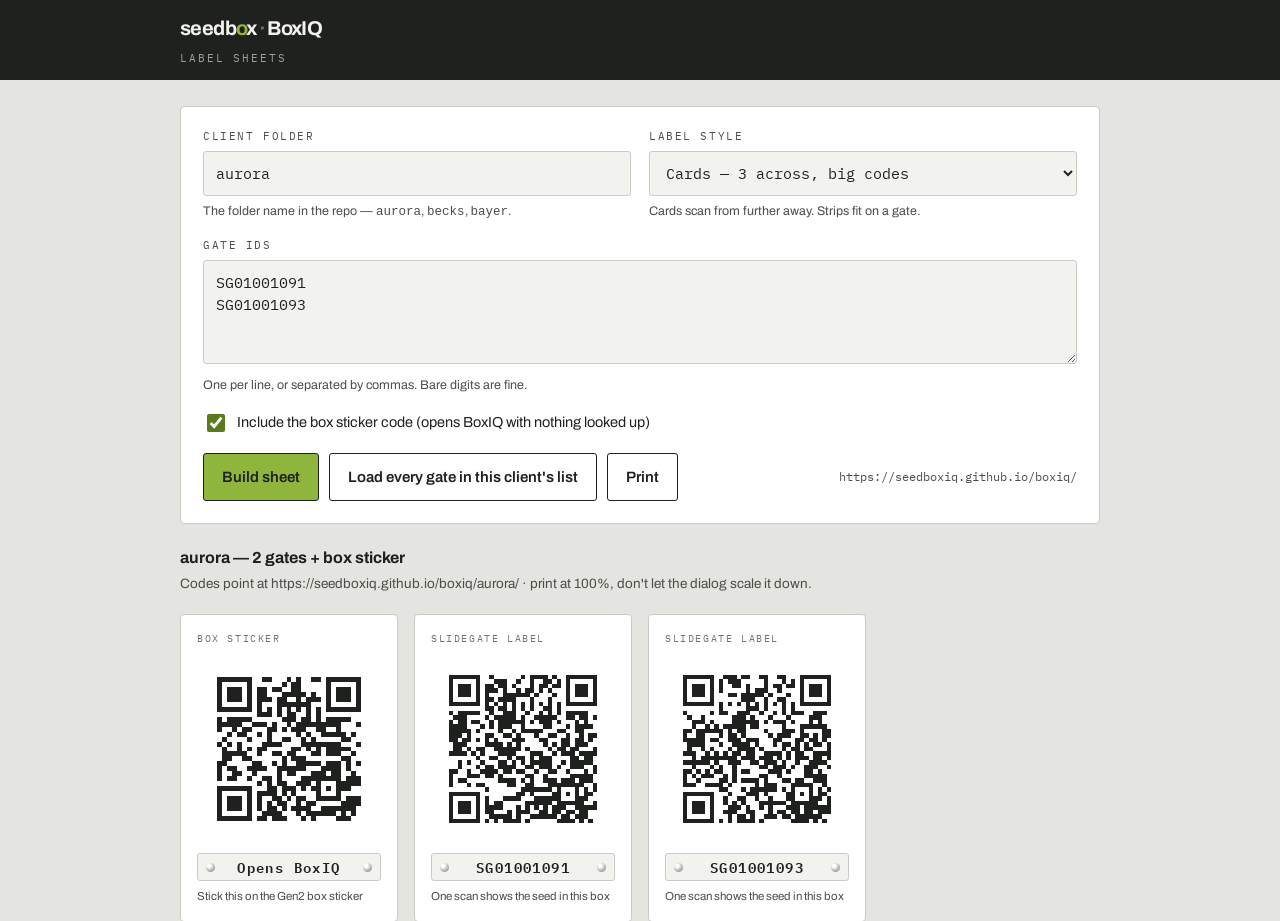
<file: aurora/labels-preview.html>
<!DOCTYPE html>
<html lang="en">
<head>
<meta charset="utf-8">
<meta name="viewport" content="width=device-width, initial-scale=1">
<title>BoxIQ label sheets</title>
<meta name="robots" content="noindex">
<link rel="preconnect" href="https://fonts.googleapis.com">
<link rel="preconnect" href="https://fonts.gstatic.com" crossorigin>
<link href="https://fonts.googleapis.com/css2?family=Archivo:wght@400;500;600;700&family=IBM+Plex+Mono:wght@400;500;600&display=swap" rel="stylesheet">
<style>
  :root{
    --ink:#1F211E; --ink-soft:#4A4E48; --seed:#8FB53C; --seed-deep:#5A7A1E;
    --plate:#F2F2EE; --steel:#6E7472; --steel-line:#C9CBC5; --page:#E4E5E0;
  }
  *{box-sizing:border-box}
  body{margin:0;background:var(--page);color:var(--ink);font:15px/1.5 'Archivo',system-ui,sans-serif}
  .bar{background:var(--ink);color:var(--plate);padding:13px 0}
  .wrap{max-width:960px;margin:0 auto;padding:0 20px}
  .mark{font-weight:700;font-size:20px;letter-spacing:-.03em}
  .mark .sprout{color:var(--seed)}
  .mark .dot{color:var(--steel);padding:0 2px}
  .eyebrow{font-family:'IBM Plex Mono',monospace;font-size:10.5px;letter-spacing:.18em;text-transform:uppercase;color:#9BA09A;margin-top:8px}

  form{background:#fff;border:1px solid var(--steel-line);border-radius:4px;padding:22px;margin:26px 0 22px}
  .row{display:grid;grid-template-columns:1fr 1fr;gap:18px}
  label.f{display:block;margin-bottom:16px}
  label.f > span{
    display:block;font-family:'IBM Plex Mono',monospace;font-size:10.5px;letter-spacing:.15em;
    text-transform:uppercase;color:var(--ink-soft);margin-bottom:6px;
  }
  input[type=text],textarea,select{
    width:100%;font:15px/1.45 'IBM Plex Mono',monospace;color:var(--ink);
    border:1.5px solid var(--steel-line);border-radius:3px;padding:11px 12px;background:var(--plate);
  }
  input:focus,textarea:focus,select:focus{outline:2px solid var(--seed);outline-offset:1px;border-color:var(--seed-deep)}
  textarea{min-height:104px;resize:vertical}
  .hint{font-size:12.5px;color:var(--ink-soft);margin:6px 0 0}
  .check{display:flex;align-items:center;gap:9px;margin:2px 0 18px;font-size:14.5px}
  .check input{width:18px;height:18px;accent-color:var(--seed-deep)}
  .btns{display:flex;gap:10px;flex-wrap:wrap;align-items:center}
  button{
    font:600 15px 'Archivo',sans-serif;border:1.5px solid var(--ink);border-radius:3px;
    padding:13px 18px;cursor:pointer;background:transparent;color:var(--ink);min-height:48px;
  }
  button.go{background:var(--seed);color:var(--ink)}
  button:focus-visible{outline:3px solid var(--seed-deep);outline-offset:2px}
  .note{font-family:'IBM Plex Mono',monospace;font-size:12px;color:var(--ink-soft);margin-left:auto}

  h2.sheet-title{font-size:16px;margin:0 0 4px}
  p.sheet-sub{margin:0 0 20px;color:var(--ink-soft);font-size:13.5px}

  /* ---------- labels ---------- */
  #sheet{display:grid;gap:16px}
  #sheet.cards{grid-template-columns:repeat(auto-fill,minmax(190px,1fr))}
  #sheet.strips{grid-template-columns:repeat(auto-fill,minmax(300px,1fr))}
  .label{background:#fff;border:1px solid var(--steel-line);border-radius:4px;padding:16px;break-inside:avoid}
  .label .kind{font-family:'IBM Plex Mono',monospace;font-size:10px;letter-spacing:.16em;text-transform:uppercase;color:var(--steel);margin-bottom:11px}
  .label .qr{color:var(--ink)}
  .label .qr svg{display:block;width:100%;height:auto}
  .plate{
    display:flex;align-items:center;justify-content:space-between;gap:8px;background:var(--plate);
    border:1px solid var(--steel-line);border-radius:3px;padding:6px 8px;margin-top:12px;
  }
  .rivet{width:9px;height:9px;border-radius:50%;flex:none;
    background:radial-gradient(circle at 35% 30%,#fff 0 18%,#B9BCB6 55%,#7E837C 100%)}
  .id{font:600 14px/1 'IBM Plex Mono',monospace;letter-spacing:.1em}
  .cap{font-size:11.5px;color:var(--ink-soft);margin-top:8px;line-height:1.35}

  #sheet.strips .label{display:grid;grid-template-columns:88px 1fr;gap:14px;align-items:center}
  #sheet.strips .kind{grid-column:1 / -1;margin:0}
  #sheet.strips .plate{margin:0}
  #sheet.strips .cap{margin:6px 0 0}

  .empty{background:#fff;border:1px dashed var(--steel-line);border-radius:4px;padding:26px;text-align:center;color:var(--ink-soft)}

  @media print{
    @page{ margin:12mm; }
    body{background:#fff}
    .bar,form,.screen-only{display:none !important}
    .wrap{max-width:none;padding:0}
    #sheet{gap:8mm}
    #sheet.cards{grid-template-columns:repeat(3,1fr)}
    #sheet.strips{grid-template-columns:repeat(2,1fr)}
    .label{border-color:#999;padding:5mm}
    #sheet.cards .qr svg{width:38mm}
    #sheet.strips .label{grid-template-columns:24mm 1fr}
  }
</style>
</head>
<body>

<div class="bar"><div class="wrap">
  <div class="mark">seedb<span class="sprout">o</span>x<span class="dot">·</span>BoxIQ</div>
  <div class="eyebrow">Label sheets</div>
</div></div>

<div class="wrap">
<form id="form" onsubmit="return false">
  <div class="row">
    <label class="f"><span>Client folder</span>
      <input type="text" id="slug" value="aurora" spellcheck="false" autocapitalize="off">
      <p class="hint">The folder name in the repo — <code>aurora</code>, <code>becks</code>, <code>bayer</code>.</p>
    </label>
    <label class="f"><span>Label style</span>
      <select id="style">
        <option value="cards">Cards — 3 across, big codes</option>
        <option value="strips">Strips — narrow, like the slidegate plate</option>
      </select>
      <p class="hint">Cards scan from further away. Strips fit on a gate.</p>
    </label>
  </div>

  <label class="f"><span>Gate IDs</span>
    <textarea id="gates" spellcheck="false" autocapitalize="characters">SG01001091
SG01001093</textarea>
    <p class="hint">One per line, or separated by commas. Bare digits are fine.</p>
  </label>

  <div class="check">
    <input type="checkbox" id="sticker" checked>
    <label for="sticker">Include the box sticker code (opens BoxIQ with nothing looked up)</label>
  </div>

  <div class="btns">
    <button type="button" class="go" id="build">Build sheet</button>
    <button type="button" id="loadAll">Load every gate in this client's list</button>
    <button type="button" id="print">Print</button>
    <span class="note" id="base"></span>
  </div>
</form>

<div class="screen-only">
  <h2 class="sheet-title" id="title">Nothing built yet</h2>
  <p class="sheet-sub" id="sub">Codes are live the moment the client folder is pushed to GitHub Pages.</p>
</div>

<div id="sheet" class="cards">
  <div class="empty">Set a client folder and gate IDs, then build the sheet.</div>
</div>
</div>

<script>
/* ============================================================
   BoxIQ QR encoder — no dependencies, no CDN, works offline.
   Byte mode, error correction level M, versions 1-10 (up to 213
   bytes), which covers every BoxIQ URL with room to spare.

   BoxIQQR.svgPath("https://…") -> { size, path }
     size  modules across, including the 4-module quiet zone
     path  an SVG path string, one square per dark module
   ============================================================ */
(function(global){
'use strict';

/* ---------- GF(256) arithmetic ---------- */
function mul(a, b){
  let z = 0;
  for(let i = 7; i >= 0; i--){
    z = ((z << 1) ^ ((z >>> 7) * 0x11D)) & 0xFF;
    z ^= ((b >>> i) & 1) * a;
  }
  return z;
}

/* ---------- Reed-Solomon ---------- */
function rsDivisor(degree){
  const result = new Uint8Array(degree);
  result[degree - 1] = 1;
  let root = 1;
  for(let i = 0; i < degree; i++){
    for(let j = 0; j < degree; j++){
      result[j] = mul(result[j], root);
      if(j + 1 < degree) result[j] ^= result[j + 1];
    }
    root = mul(root, 0x02);
  }
  return result;
}
function rsRemainder(data, divisor){
  const result = new Uint8Array(divisor.length);
  for(const b of data){
    const factor = b ^ result[0];
    result.copyWithin(0, 1);
    result[result.length - 1] = 0;
    for(let i = 0; i < result.length; i++) result[i] ^= mul(divisor[i], factor);
  }
  return result;
}

/* ---------- capacity tables, error correction level M ---------- */
const ECC_PER_BLOCK = [null,10,16,26,18,24,16,18,22,22,26];
const NUM_BLOCKS    = [null, 1, 1, 1, 2, 2, 4, 4, 4, 5, 5];
const MAX_VERSION   = 10;

function rawDataModules(ver){
  let result = (16 * ver + 128) * ver + 64;
  if(ver >= 2){
    const numAlign = Math.floor(ver / 7) + 2;
    result -= (25 * numAlign - 10) * numAlign - 55;
    if(ver >= 7) result -= 36;
  }
  return result;
}
const dataCodewords = ver =>
  Math.floor(rawDataModules(ver) / 8) - ECC_PER_BLOCK[ver] * NUM_BLOCKS[ver];

function alignPositions(ver){
  if(ver === 1) return [];
  const numAlign = Math.floor(ver / 7) + 2;
  const step = Math.ceil((ver * 4 + 4) / (numAlign * 2 - 2)) * 2;
  const size = ver * 4 + 17;
  const result = [6];
  for(let pos = size - 7; result.length < numAlign; pos -= step) result.splice(1, 0, pos);
  return result;
}

/* ---------- bit assembly ---------- */
function encode(text){
  const bytes = new TextEncoder().encode(text);
  let ver = 0;
  for(let v = 1; v <= MAX_VERSION; v++){
    const cci = v < 10 ? 8 : 16;
    if(4 + cci + bytes.length * 8 <= dataCodewords(v) * 8){ ver = v; break; }
  }
  if(!ver) throw new Error('too much data for a version 10 QR code');

  const bits = [];
  const push = (val, len) => { for(let i = len - 1; i >= 0; i--) bits.push((val >>> i) & 1); };
  push(0b0100, 4);                          // byte mode
  push(bytes.length, ver < 10 ? 8 : 16);    // character count
  for(const b of bytes) push(b, 8);

  const capacity = dataCodewords(ver) * 8;
  push(0, Math.min(4, capacity - bits.length));           // terminator
  push(0, (8 - bits.length % 8) % 8);                     // pad to a byte
  for(let pad = 0xEC; bits.length < capacity; pad ^= 0xEC ^ 0x11) push(pad, 8);

  const data = new Uint8Array(bits.length / 8);
  bits.forEach((bit, i) => { if(bit) data[i >>> 3] |= 0x80 >>> (i & 7); });
  return { ver, data };
}

/* ---------- interleave data and error correction blocks ---------- */
function addEcc(data, ver){
  const numBlocks = NUM_BLOCKS[ver], eccLen = ECC_PER_BLOCK[ver];
  const rawCodewords = Math.floor(rawDataModules(ver) / 8);
  const numShort = numBlocks - rawCodewords % numBlocks;
  const shortLen = Math.floor(rawCodewords / numBlocks);
  const divisor = rsDivisor(eccLen);

  const blocks = [];
  for(let i = 0, k = 0; i < numBlocks; i++){
    const len = shortLen - eccLen + (i < numShort ? 0 : 1);
    const dat = data.slice(k, k + len); k += len;
    blocks.push({ dat, ecc: rsRemainder(dat, divisor) });
  }
  const out = [];
  for(let i = 0; i < shortLen - eccLen + 1; i++)
    blocks.forEach((b, j) => { if(i < b.dat.length) out.push(b.dat[i]); });
  for(let i = 0; i < eccLen; i++) blocks.forEach(b => out.push(b.ecc[i]));
  return new Uint8Array(out);
}

/* ---------- module placement ---------- */
function buildMatrix(ver, codewords){
  const size = ver * 4 + 17;
  const m = Array.from({length: size}, () => new Int8Array(size).fill(-1)); // -1 = free
  const set = (x, y, dark) => { if(x >= 0 && x < size && y >= 0 && y < size) m[y][x] = dark ? 1 : 0; };

  const finder = (cx, cy) => {
    for(let dy = -4; dy <= 4; dy++) for(let dx = -4; dx <= 4; dx++){
      const d = Math.max(Math.abs(dx), Math.abs(dy));
      set(cx + dx, cy + dy, d !== 2 && d !== 4);
    }
  };
  finder(3, 3); finder(size - 4, 3); finder(3, size - 4);

  for(let i = 8; i < size - 8; i++){ set(6, i, i % 2 === 0); set(i, 6, i % 2 === 0); }

  const aligns = alignPositions(ver);
  aligns.forEach((cx, i) => aligns.forEach((cy, j) => {
    if((i === 0 && j === 0) || (i === 0 && j === aligns.length - 1) ||
       (i === aligns.length - 1 && j === 0)) return;
    for(let dy = -2; dy <= 2; dy++) for(let dx = -2; dx <= 2; dx++)
      set(cx + dx, cy + dy, Math.max(Math.abs(dx), Math.abs(dy)) !== 1);
  }));

  // reserve the format areas (filled in after masking). Index 6 is skipped:
  // the format info steps over the timing patterns rather than overwriting them.
  for(let i = 0; i <= 8; i++){ if(i !== 6){ set(i, 8, false); set(8, i, false); } }
  for(let i = 0; i < 8; i++){ set(size - 1 - i, 8, false); set(8, size - 1 - i, false); }
  set(8, size - 8, true); // dark module

  if(ver >= 7){
    let rem = ver;
    for(let i = 0; i < 12; i++) rem = (rem << 1) ^ ((rem >>> 11) * 0x1F25);
    const bitsVal = ver << 12 | rem;
    for(let i = 0; i < 18; i++){
      const bit = ((bitsVal >>> i) & 1) === 1, a = size - 11 + i % 3, b = Math.floor(i / 3);
      set(a, b, bit); set(b, a, bit);
    }
  }

  // zigzag data placement
  let i = 0;
  for(let right = size - 1; right >= 1; right -= 2){
    if(right === 6) right = 5;
    for(let vert = 0; vert < size; vert++){
      for(let j = 0; j < 2; j++){
        const x = right - j;
        const upward = ((right + 1) & 2) === 0;
        const y = upward ? size - 1 - vert : vert;
        if(m[y][x] === -1 && i < codewords.length * 8){
          m[y][x] = ((codewords[i >>> 3] >>> (7 - (i & 7))) & 1) ? 1 : 0;
          i++;
        }
      }
    }
  }
  // the few remainder modules a version leaves over are light
  for(let y = 0; y < size; y++) for(let x = 0; x < size; x++) if(m[y][x] === -1) m[y][x] = 0;
  return m;
}

function isFunctionModule(ver, size, x, y){
  const aligns = alignPositions(ver);
  if(x <= 8 && y <= 8) return true;
  if(x >= size - 8 && y <= 8) return true;
  if(x <= 8 && y >= size - 8) return true;
  if(x === 6 || y === 6) return true;
  if(ver >= 7 && ((x >= size - 11 && y <= 5) || (y >= size - 11 && x <= 5))) return true;
  for(const cx of aligns) for(const cy of aligns){
    if((cx === 6 && cy === 6) || (cx === 6 && cy === aligns[aligns.length-1]) ||
       (cx === aligns[aligns.length-1] && cy === 6)) continue;
    if(Math.abs(x - cx) <= 2 && Math.abs(y - cy) <= 2) return true;
  }
  return false;
}

function applyMask(m, ver, mask){
  const size = m.length;
  for(let y = 0; y < size; y++) for(let x = 0; x < size; x++){
    if(isFunctionModule(ver, size, x, y)) continue;
    let invert;
    switch(mask){
      case 0: invert = (x + y) % 2 === 0; break;
      case 1: invert = y % 2 === 0; break;
      case 2: invert = x % 3 === 0; break;
      case 3: invert = (x + y) % 3 === 0; break;
      case 4: invert = (Math.floor(x / 3) + Math.floor(y / 2)) % 2 === 0; break;
      case 5: invert = x * y % 2 + x * y % 3 === 0; break;
      case 6: invert = (x * y % 2 + x * y % 3) % 2 === 0; break;
      case 7: invert = ((x + y) % 2 + x * y % 3) % 2 === 0; break;
    }
    if(invert) m[y][x] ^= 1;
  }
}

function drawFormat(m, mask){
  const size = m.length;
  const data = 0b00 << 3 | mask;            // 00 = error correction level M
  let rem = data;
  for(let i = 0; i < 10; i++) rem = (rem << 1) ^ ((rem >>> 9) * 0x537);
  const bits = ((data << 10) | rem) ^ 0x5412;
  const get = i => ((bits >>> i) & 1) === 1 ? 1 : 0;

  for(let i = 0; i <= 5; i++) m[i][8] = get(i);
  m[7][8] = get(6); m[8][8] = get(7); m[8][7] = get(8);
  for(let i = 9; i < 15; i++) m[8][14 - i] = get(i);

  for(let i = 0; i < 8; i++) m[8][size - 1 - i] = get(i);
  for(let i = 8; i < 15; i++) m[size - 15 + i][8] = get(i);
  m[size - 8][8] = 1;
}

/* ---------- mask scoring ---------- */
function penalty(m){
  const size = m.length;
  let score = 0;
  const runScore = run => run >= 5 ? 3 + (run - 5) : 0;

  for(let y = 0; y < size; y++){
    let run = 1;
    for(let x = 1; x < size; x++){
      if(m[y][x] === m[y][x-1]) run++;
      else { score += runScore(run); run = 1; }
    }
    score += runScore(run);
  }
  for(let x = 0; x < size; x++){
    let run = 1;
    for(let y = 1; y < size; y++){
      if(m[y][x] === m[y-1][x]) run++;
      else { score += runScore(run); run = 1; }
    }
    score += runScore(run);
  }
  for(let y = 0; y < size - 1; y++) for(let x = 0; x < size - 1; x++){
    const v = m[y][x];
    if(v === m[y][x+1] && v === m[y+1][x] && v === m[y+1][x+1]) score += 3;
  }
  const finderish = [1,0,1,1,1,0,1,0,0,0,0];
  const matches = (get, i, len) => {
    if(i + 11 > len) return false;
    for(let k = 0; k < 11; k++) if(get(i + k) !== finderish[k]) return false;
    return true;
  };
  for(let y = 0; y < size; y++){
    const row = i => m[y][i], rev = i => m[y][size - 1 - i];
    for(let x = 0; x < size; x++){ if(matches(row, x, size)) score += 40; if(matches(rev, x, size)) score += 40; }
  }
  for(let x = 0; x < size; x++){
    const col = i => m[i][x], rev = i => m[size - 1 - i][x];
    for(let y = 0; y < size; y++){ if(matches(col, y, size)) score += 40; if(matches(rev, y, size)) score += 40; }
  }
  let dark = 0;
  for(let y = 0; y < size; y++) for(let x = 0; x < size; x++) dark += m[y][x];
  const total = size * size;
  score += Math.floor(Math.abs(dark * 20 - total * 10) / total) * 10;
  return score;
}

/* ---------- public API ---------- */
function modules(text, forceMask){
  const { ver, data } = encode(text);
  const codewords = addEcc(data, ver);
  let best = null;
  const masks = forceMask == null ? [0,1,2,3,4,5,6,7] : [forceMask];
  for(const mask of masks){
    const m = buildMatrix(ver, codewords);
    applyMask(m, ver, mask);
    drawFormat(m, mask);
    const p = penalty(m);
    if(!best || p < best.p) best = { m, p, mask };
  }
  return { modules: best.m, version: ver, mask: best.mask };
}

function svgPath(text, opts){
  const border = (opts && opts.border != null) ? opts.border : 4;
  const { modules: m } = modules(text, opts && opts.mask);
  const size = m.length + border * 2;
  let path = '';
  for(let y = 0; y < m.length; y++) for(let x = 0; x < m.length; x++){
    if(m[y][x]) path += `M${x + border},${y + border}h1v1h-1z`;
  }
  return { size, path };
}

global.BoxIQQR = { svgPath, modules };
})(typeof window !== 'undefined' ? window : globalThis);

</script>
<script>
(function(){
'use strict';
const $ = id => document.getElementById(id);

// This page lives at <site>/labels/, so the site root is one level up.
const ROOT = 'https://seedboxiq.github.io/boxiq/';  // flattened copy: site root is fixed
$('base').textContent = ROOT;

const normalize = raw => {
  let s = String(raw).toUpperCase().replace(/[^A-Z0-9]/g,'');
  const hit = s.match(/SG[A-Z0-9]+/);
  if(hit) s = hit[0];
  let tail = s.startsWith('SG') ? s.slice(2) : s;
  tail = tail.replace(/O/g,'0').replace(/[IL]/g,'1');
  if(/^\d+$/.test(tail) && tail.length < 8) tail = tail.padStart(8,'0');
  return /^\d{4,12}$/.test(tail) ? 'SG' + tail : '';
};

function qrSvg(url){
  const { size, path } = window.BoxIQQR.svgPath(url);
  return `<svg xmlns="http://www.w3.org/2000/svg" viewBox="0 0 ${size} ${size}"
          shape-rendering="crispEdges" role="img" aria-label="QR code"><path d="${path}" fill="currentColor"/></svg>`;
}

function label(kind, id, url, cap){
  return `<div class="label">
    <div class="kind">${kind}</div>
    <div class="qr">${qrSvg(url)}</div>
    <div>
      <div class="plate"><span class="rivet"></span><span class="id">${id}</span><span class="rivet"></span></div>
      <div class="cap">${cap}</div>
    </div>
  </div>`;
}

function build(){
  const slug = $('slug').value.trim().replace(/^\/|\/$/g,'');
  if(!slug){ $('slug').focus(); return; }
  const base = ROOT + slug + '/';
  const ids = [...new Set($('gates').value.split(/[\s,;]+/).map(normalize).filter(Boolean))];

  const parts = [];
  if($('sticker').checked)
    parts.push(label('Box sticker', 'Opens BoxIQ', base, 'Stick this on the Gen2 box sticker'));
  for(const id of ids)
    parts.push(label('Slidegate label', id, base + '?gate=' + id,
                     'One scan shows the seed in this box'));

  const sheet = $('sheet');
  sheet.className = $('style').value;
  if(!parts.length){
    sheet.innerHTML = '<div class="empty">No usable Gate IDs. They look like SG01001091.</div>';
  }else{
    sheet.innerHTML = parts.join('');
  }
  $('title').textContent = `${slug} — ${ids.length} gate${ids.length===1?'':'s'}` +
                           ($('sticker').checked ? ' + box sticker' : '');
  $('sub').textContent = `Codes point at ${base} · print at 100%, don't let the dialog scale it down.`;
  try{ localStorage.setItem('boxiq.labels', JSON.stringify({
    slug, gates: $('gates').value, style: $('style').value, sticker: $('sticker').checked })); }catch(e){}
}

async function loadAll(){
  const slug = $('slug').value.trim().replace(/^\/|\/$/g,'');
  const btn = $('loadAll'), was = btn.textContent;
  btn.textContent = 'Reading ' + slug + '/gates.csv…';
  try{
    const res = await fetch(ROOT + slug + '/gates.csv?v=' + Date.now());
    if(!res.ok) throw new Error(res.status);
    const rows = (await res.text()).trim().split(/\r?\n/).slice(1);
    const ids = [...new Set(rows.map(r => normalize(r.split(',')[0])).filter(Boolean))];
    if(!ids.length) throw new Error('no gate ids');
    $('gates').value = ids.join('\n');
    build();
  }catch(e){
    btn.textContent = "Couldn't read that folder's gates.csv";
    setTimeout(()=>{ btn.textContent = was; }, 2600);
    return;
  }
  btn.textContent = was;
}

$('build').addEventListener('click', build);
$('loadAll').addEventListener('click', loadAll);
$('print').addEventListener('click', ()=>{ build(); window.print(); });
$('form').addEventListener('keydown', e=>{ if(e.key === 'Enter' && e.target.tagName !== 'TEXTAREA') build(); });

try{
  const saved = JSON.parse(localStorage.getItem('boxiq.labels') || 'null');
  if(saved){
    $('slug').value = saved.slug || 'aurora';
    $('gates').value = saved.gates || '';
    $('style').value = saved.style || 'cards';
    $('sticker').checked = saved.sticker !== false;
  }
}catch(e){}
build();
})();
</script>
</body>
</html>
</file>
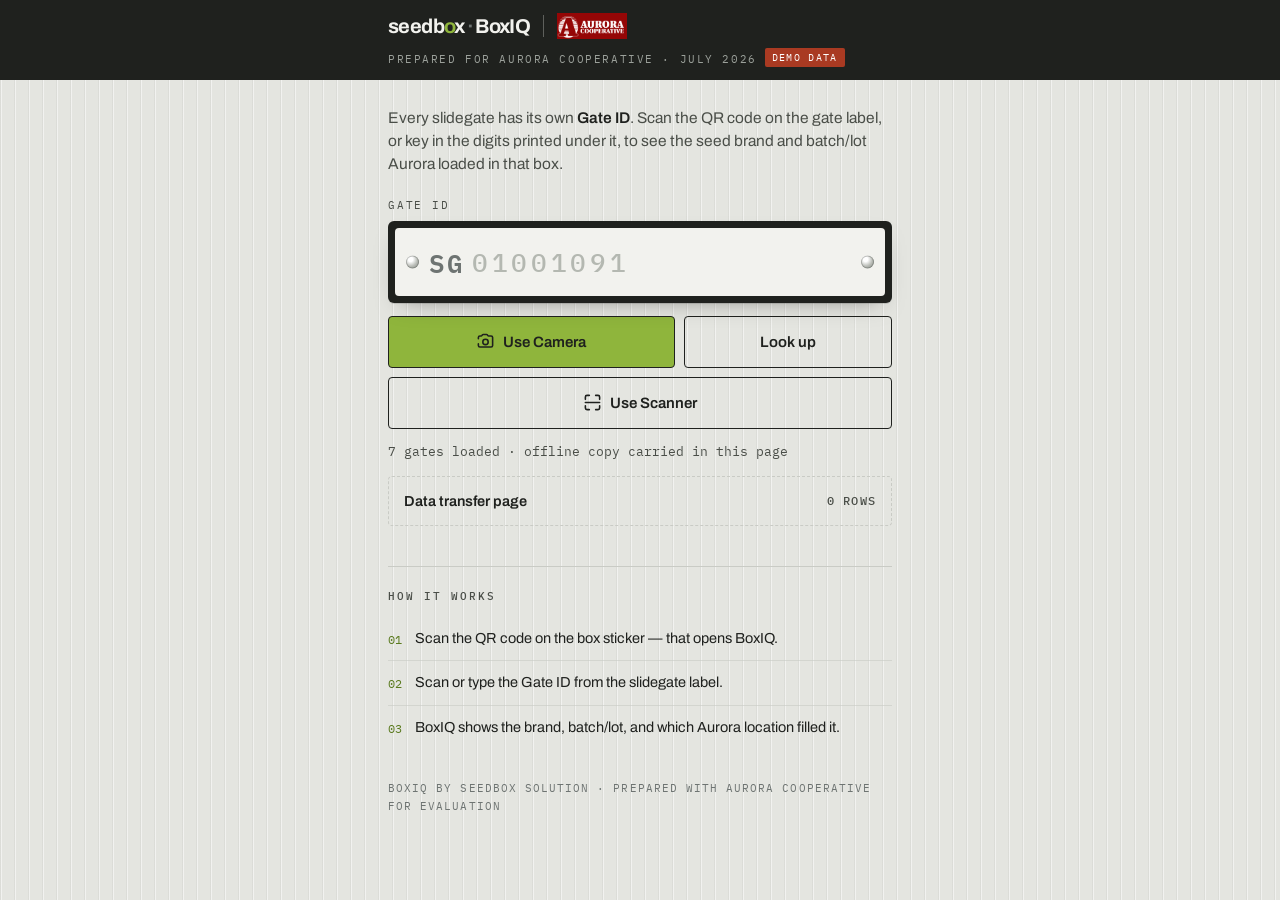
<file: aurora/standalone-aurora.html>
<!DOCTYPE html>
<html lang="en">
<head>
<meta charset="utf-8">
<meta name="viewport" content="width=device-width, initial-scale=1, viewport-fit=cover">
<title>BoxIQ for Aurora Cooperative</title>
<meta name="description" content="Scan a slidegate Gate ID to see the seed brand and batch/lot in the box. BoxIQ by Seedbox Solution, prepared for Aurora Cooperative.">
<meta property="og:title" content="BoxIQ for Aurora Cooperative">
<meta property="og:description" content="Track what's in your box — scan the gate, see the seed.">

<!-- ===== Aurora's colours. These three lines are the whole visual co-brand. =====
     --accent      the client's primary colour: buttons, tag rule, focus ring
     --accent-deep a darker shade of it, for small text and the tie line
     --on-accent   text colour that sits on --accent (#1F211E on light, #F2F2EE on dark)
     TODO: replace the placeholders below with Aurora's real hex values. -->
<style>
  :root{
    --accent:#17603C;
    --accent-deep:#0E4429;
    --on-accent:#F2F2EE;
  }
</style>
<meta name="theme-color" content="#1F211E">

<link rel="preconnect" href="https://fonts.googleapis.com">
<link rel="preconnect" href="https://fonts.gstatic.com" crossorigin>
<link href="https://fonts.googleapis.com/css2?family=Archivo:wght@400;500;600;700&family=IBM+Plex+Mono:wght@400;500;600&display=swap" rel="stylesheet">
<style>
/* ============================================================
   BoxIQ v1 — shared stylesheet
   Every client site loads this file. Do not edit it to change
   one client's look: override the variables in that client's
   index.html instead. Breaking changes go in boxiq-v2.css so
   live prospect demos can never shift under them.
   ============================================================ */
:root{
  /* Seedbox marks — fixed across every co-brand */
  --seed:#8FB53C;
  --seed-deep:#5A7A1E;
  /* Client accent — override per client. Defaults to Seedbox green. */
  --accent:var(--seed);
  --accent-deep:var(--seed-deep);
  --on-accent:#1F211E;        /* text that sits on the accent colour */
  /* Surfaces, sampled from the Gen2 sticker and slidegate hardware */
  --ink:#1F211E;
  --ink-soft:#4A4E48;
  --plate:#F2F2EE;
  --steel:#6E7472;
  --steel-line:#C9CBC5;
  --alert:#A93A22;
  --page:#E4E5E0;
  --radius:4px;
  --shadow:0 1px 0 rgba(31,33,30,.14), 0 10px 24px -14px rgba(31,33,30,.5);
}
*{box-sizing:border-box}
html,body{margin:0}
body{
  background:var(--page);
  background-image:repeating-linear-gradient(90deg,
    rgba(31,33,30,.045) 0 1px, rgba(255,255,255,.5) 1px 2px, transparent 2px 14px);
  color:var(--ink);
  font-family:'Archivo',system-ui,-apple-system,'Segoe UI',sans-serif;
  -webkit-text-size-adjust:100%;
  min-height:100dvh;
}
.wrap{max-width:540px;margin:0 auto;padding:0 18px 56px}

/* ---------- co-brand header ---------- */
.topbar{background:var(--ink);color:var(--plate);padding:13px 0}
.topbar .wrap{padding-bottom:0}
.lockup{display:flex;align-items:center;gap:13px;flex-wrap:wrap}
.mark{font-weight:700;font-size:20px;letter-spacing:-.03em;white-space:nowrap}
.mark .sprout{color:var(--seed)}
.mark .dot{color:var(--steel);padding:0 2px}
.divider{width:1px;height:22px;background:rgba(242,242,238,.3);flex:none}
.client{display:flex;align-items:center;gap:9px;min-width:0}
.client img{max-height:26px;max-width:170px;width:auto;display:block}
.client .name{font-weight:600;font-size:16px;letter-spacing:-.01em;color:var(--plate)}
.prepared{
  font-family:'IBM Plex Mono',ui-monospace,monospace;font-size:10.5px;
  letter-spacing:.15em;text-transform:uppercase;color:#9BA09A;margin-top:9px;
}
.eyebrow{
  font-family:'IBM Plex Mono',ui-monospace,monospace;font-size:10.5px;
  letter-spacing:.18em;text-transform:uppercase;color:#9BA09A;
}
.demo-flag{
  display:inline-block;margin-left:8px;padding:3px 7px;border-radius:2px;
  background:var(--alert);color:#fff;font-family:'IBM Plex Mono',monospace;
  font-size:9.5px;letter-spacing:.14em;text-transform:uppercase;vertical-align:2px;
}
.lede{margin:26px 0 22px;font-size:15.5px;line-height:1.5;color:var(--ink-soft);max-width:34em}
.lede strong{color:var(--ink);font-weight:600}

/* ---------- the plate: input styled as the slidegate label ---------- */
.field-label{
  display:block;font-family:'IBM Plex Mono',monospace;font-size:11px;
  letter-spacing:.16em;text-transform:uppercase;color:var(--ink-soft);margin-bottom:9px;
}
.plate{position:relative;background:var(--ink);border-radius:6px;padding:7px;box-shadow:var(--shadow)}
.plate-inner{
  position:relative;background:var(--plate);border-radius:var(--radius);
  display:flex;align-items:center;gap:2px;padding:14px 34px;
}
.rivet{
  position:absolute;top:50%;transform:translateY(-50%);width:13px;height:13px;border-radius:50%;
  background:radial-gradient(circle at 35% 30%, #fff 0 18%, #B9BCB6 55%, #7E837C 100%);
  box-shadow:inset 0 0 0 1px rgba(31,33,30,.25);
}
.rivet.l{left:11px} .rivet.r{right:11px}
.prefix{
  font-family:'IBM Plex Mono',monospace;font-weight:600;font-size:26px;
  color:var(--steel);letter-spacing:.06em;padding-right:6px;
}
#gateDigits{
  flex:1;min-width:0;border:0;background:transparent;padding:0;
  font-family:'IBM Plex Mono',monospace;font-weight:500;font-size:26px;
  letter-spacing:.14em;color:var(--ink);
}
#gateDigits::placeholder{color:#B4B8B1;letter-spacing:.14em}
#gateDigits:focus{outline:none}
.plate:focus-within{box-shadow:0 0 0 3px var(--accent), var(--shadow)}

.actions{display:flex;gap:9px;margin-top:13px}
.btn{
  font-family:inherit;font-size:15px;font-weight:600;border-radius:var(--radius);
  border:1.5px solid var(--ink);padding:14px 16px;cursor:pointer;
  display:inline-flex;align-items:center;justify-content:center;gap:8px;min-height:52px;
}
.btn-primary{background:var(--accent);color:var(--on-accent);flex:1 1 58%}
.btn-ghost{background:transparent;color:var(--ink);flex:1 1 42%}
.btn:active{transform:translateY(1px)}
.btn:focus-visible{outline:3px solid var(--accent-deep);outline-offset:2px}
.btn svg{width:19px;height:19px;flex:none}

.status{margin-top:14px;font-size:13px;line-height:1.45;color:var(--ink-soft);font-family:'IBM Plex Mono',monospace}
.status[data-tone="warn"]{color:var(--alert)}

/* ---------- result: a seed tag tied to the gate ---------- */
.tie{display:none;height:26px;margin-left:30px;border-left:2px solid var(--accent-deep)}
.tag{
  display:none;position:relative;background:#fff;border-radius:var(--radius);
  border:1px solid var(--steel-line);border-top:5px solid var(--accent);
  padding:22px 20px 18px;box-shadow:var(--shadow);
}
.tag.show,.tie.show{display:block}
.tag.show{animation:drop .26s cubic-bezier(.2,.9,.3,1) both}
@keyframes drop{from{opacity:0;transform:translateY(-10px) rotate(-.6deg)}to{opacity:1;transform:none}}
.punch{
  position:absolute;top:-3px;left:24px;width:13px;height:13px;border-radius:50%;
  background:var(--page);box-shadow:inset 0 1px 2px rgba(31,33,30,.4);
}
.tag .gate{font-family:'IBM Plex Mono',monospace;font-size:11.5px;letter-spacing:.14em;text-transform:uppercase;color:var(--ink-soft)}
.tag h2{margin:6px 0 0;font-size:29px;line-height:1.12;letter-spacing:-.025em;font-weight:700}
.lot{margin-top:16px;padding-top:14px;border-top:1px solid var(--steel-line)}
.lot .k{font-family:'IBM Plex Mono',monospace;font-size:10.5px;letter-spacing:.16em;text-transform:uppercase;color:var(--ink-soft)}
.lot .v{font-family:'IBM Plex Mono',monospace;font-weight:600;font-size:24px;letter-spacing:.02em;margin-top:3px;word-break:break-all}
.grid{display:grid;grid-template-columns:1fr 1fr;gap:14px 16px;margin-top:16px}
.grid .k{font-family:'IBM Plex Mono',monospace;font-size:10.5px;letter-spacing:.14em;text-transform:uppercase;color:var(--ink-soft)}
.grid .v{font-size:15px;font-weight:500;margin-top:2px;line-height:1.35}
.grid .wide{grid-column:1 / -1}
details.history{margin-top:18px;border-top:1px solid var(--steel-line);padding-top:12px}
details.history summary{
  font-family:'IBM Plex Mono',monospace;font-size:11px;letter-spacing:.14em;
  text-transform:uppercase;color:var(--accent-deep);cursor:pointer;
}
details.history ul{margin:10px 0 0;padding-left:18px;font-size:14px;line-height:1.6;color:var(--ink-soft)}
.tag.miss{border-top-color:var(--alert)}
.tag.miss h2{font-size:21px}
.tag.miss p{margin:10px 0 0;font-size:14.5px;line-height:1.55;color:var(--ink-soft)}

/* ---------- how it works ---------- */
.how{margin-top:40px;border-top:1px solid var(--steel-line);padding-top:22px}
.how h3{
  font-family:'IBM Plex Mono',monospace;font-size:11px;letter-spacing:.18em;
  text-transform:uppercase;color:var(--ink-soft);margin:0 0 14px;font-weight:500;
}
.how ol{list-style:none;margin:0;padding:0;counter-reset:s}
.how li{
  counter-increment:s;display:flex;gap:13px;padding:11px 0;font-size:14.5px;line-height:1.5;
  border-bottom:1px solid rgba(201,203,197,.6);
}
.how li:last-child{border-bottom:0}
.how li::before{
  content:counter(s,decimal-leading-zero);
  font-family:'IBM Plex Mono',monospace;font-size:12px;color:var(--accent-deep);padding-top:3px;flex:none;
}
footer{
  margin-top:30px;font-family:'IBM Plex Mono',monospace;font-size:10.5px;
  letter-spacing:.1em;text-transform:uppercase;color:var(--steel);line-height:1.7;
}

/* ---------- scanner ---------- */
.scanner{position:fixed;inset:0;background:#0D0F0D;z-index:50;display:none;flex-direction:column;align-items:center;justify-content:center}
.scanner.open{display:flex}
.scanner video{width:100%;height:100%;object-fit:cover;position:absolute;inset:0}
.reticle{position:relative;width:min(72vw,290px);aspect-ratio:1;border-radius:10px;box-shadow:0 0 0 100vmax rgba(13,15,13,.62);outline:2px solid var(--accent)}
.scan-hint{position:absolute;bottom:calc(28px + env(safe-area-inset-bottom));left:0;right:0;text-align:center;color:#EDEEE9;font-size:14px;padding:0 24px;line-height:1.5}
.scan-close{
  position:absolute;top:calc(14px + env(safe-area-inset-top));right:14px;
  background:rgba(242,242,238,.14);color:#F2F2EE;border:1px solid rgba(242,242,238,.45);
  border-radius:var(--radius);padding:11px 15px;font:600 14px/1 'Archivo',sans-serif;cursor:pointer;
}
@media (prefers-reduced-motion: reduce){
  .tag.show{animation:none}
  .btn:active{transform:none}
}

/* ============================================================
   Send + receiving log (same device)
   ============================================================ */
.send-row{margin-top:18px;padding-top:16px;border-top:1px solid var(--steel-line)}
.btn-send{
  width:100%;background:var(--accent);color:var(--on-accent);border:1.5px solid var(--ink);
  border-radius:var(--radius);font:600 15px 'Archivo',sans-serif;min-height:52px;
  display:flex;align-items:center;justify-content:center;gap:9px;cursor:pointer;
}
.btn-send:active{transform:translateY(1px)}
.btn-send:focus-visible{outline:3px solid var(--accent-deep);outline-offset:2px}
.btn-send svg{width:18px;height:18px;flex:none}
.sent-note{
  margin:11px 0 0;font-family:'IBM Plex Mono',monospace;font-size:12px;line-height:1.5;
  color:var(--seed-deep);min-height:1.5em;
}
.sent-note strong{font-weight:600;color:var(--ink)}
.sent-note.flash{animation:sent .5s ease-out}
@keyframes sent{0%{background:rgba(143,181,60,.35)}100%{background:transparent}}

.ledger-strip{
  width:100%;margin-top:14px;background:transparent;border:1.5px dashed var(--steel-line);
  border-radius:var(--radius);padding:13px 15px;cursor:pointer;
  display:flex;align-items:center;justify-content:space-between;gap:10px;
  font:600 14.5px 'Archivo',sans-serif;color:var(--ink);min-height:50px;
}
.ledger-strip:active{transform:translateY(1px)}
.ledger-strip:focus-visible{outline:3px solid var(--accent-deep);outline-offset:2px}
.ledger-strip .count{
  font-family:'IBM Plex Mono',monospace;font-size:12px;letter-spacing:.1em;
  text-transform:uppercase;color:var(--ink-soft);font-weight:500;
}
.ledger-strip[data-has="yes"]{border-style:solid;border-color:var(--accent-deep)}
.ledger-strip[data-has="yes"] .count{color:var(--accent-deep)}

/* ---------- the transfer page ---------- */
.ledger{
  position:fixed;inset:0;z-index:60;background:var(--page);display:none;
  flex-direction:column;overflow:hidden;
}
.ledger.open{display:flex}
.ledger-head{background:var(--ink);color:var(--plate);padding:calc(15px + env(safe-area-inset-top)) 18px 16px}
.ledger-head .to{
  font-family:'IBM Plex Mono',monospace;font-size:10.5px;letter-spacing:.16em;
  text-transform:uppercase;color:#9BA09A;
}
.ledger-head .n{display:flex;align-items:baseline;gap:10px;margin-top:7px}
.ledger-head .n b{font-size:38px;font-weight:700;letter-spacing:-.03em;line-height:1}
.ledger-head .n span{font-size:14px;color:#C3C7C0}
.ledger-head .file{
  margin-top:10px;font-family:'IBM Plex Mono',monospace;font-size:11px;color:var(--seed);
}
.ledger-body{flex:1;overflow-y:auto;-webkit-overflow-scrolling:touch;padding:16px 18px 22px}
table.feed{width:100%;border-collapse:collapse;background:#fff;border:1px solid var(--steel-line);border-radius:var(--radius)}
table.feed th{
  text-align:left;font-family:'IBM Plex Mono',monospace;font-size:9.5px;letter-spacing:.14em;
  text-transform:uppercase;color:var(--ink-soft);font-weight:500;
  padding:10px 10px;border-bottom:1px solid var(--steel-line);background:var(--plate);
  position:sticky;top:0;
}
table.feed td{padding:11px 10px;border-bottom:1px solid rgba(201,203,197,.7);vertical-align:top;font-size:14px}
table.feed tr:last-child td{border-bottom:0}
table.feed .seq{
  font-family:'IBM Plex Mono',monospace;font-size:12px;color:var(--steel);width:1%;white-space:nowrap;
}
table.feed .gate{font-family:'IBM Plex Mono',monospace;font-weight:600;font-size:13.5px;white-space:nowrap}
table.feed .time{font-family:'IBM Plex Mono',monospace;font-size:11px;color:var(--ink-soft);margin-top:3px}
table.feed .brand{font-weight:600;line-height:1.25}
table.feed .lot{font-family:'IBM Plex Mono',monospace;font-size:12px;color:var(--ink-soft);margin-top:3px}
.dup{
  display:inline-block;margin-left:6px;padding:2px 5px;border-radius:2px;background:var(--plate);
  border:1px solid var(--steel-line);font-family:'IBM Plex Mono',monospace;font-size:9.5px;
  letter-spacing:.08em;text-transform:uppercase;color:var(--ink-soft);vertical-align:1px;
}
.ledger-empty{
  background:#fff;border:1px dashed var(--steel-line);border-radius:var(--radius);
  padding:30px 22px;text-align:center;color:var(--ink-soft);font-size:14.5px;line-height:1.5;
}
.ledger-foot{
  border-top:1px solid var(--steel-line);background:var(--plate);
  padding:13px 18px calc(13px + env(safe-area-inset-bottom));display:flex;gap:9px;flex-wrap:wrap;
}
.ledger-foot .btn{flex:1 1 auto;min-height:48px;font-size:14.5px;padding:12px 14px}
.ledger-foot .btn-close{background:var(--ink);color:var(--plate);border-color:var(--ink);flex:1 1 100%;order:-1}
.ledger-note{
  margin:14px 0 0;font-size:12.5px;line-height:1.5;color:var(--ink-soft);
}

.actions-sub{margin-top:9px}
.btn-wide{flex:1 1 100%}
.relink{
  background:none;border:0;padding:0;margin:0;cursor:pointer;
  font:inherit;color:var(--accent-deep);text-decoration:underline;text-underline-offset:2px;
}
.relink:focus-visible{outline:2px solid var(--accent-deep);outline-offset:2px}

</style>
</head>
<body>
<div id="boxiq"></div>

<!-- ===== Aurora's wording and data. Everything else comes from the shared engine. =====
     logo        file saved in THIS folder, e.g. "aurora-logo.png". Leave "" to show the
                 name as text; a missing file also falls back to the name.
     dataUrl     "gates.csv" in this folder, or a published Google Sheet CSV link.
     demoData    true puts a "Demo data" flag in the header so nobody mistakes the
                 sample rows for their live records. Set to false for a real pilot. -->
<script type="application/json" id="boxiq-config">
{
  "client": "Aurora Cooperative",
  "logo": "aurora-logo.png",
  "preparedFor": "Prepared for Aurora Cooperative \u00b7 July 2026",
  "lede": "Every slidegate has its own <strong>Gate ID</strong>. Scan the QR code on the gate label, or key in the digits printed under it, to see the seed brand and batch/lot Aurora loaded in that box.",
  "demoData": true,
  "steps": [
    "Scan the QR code on the box sticker \u2014 that opens BoxIQ.",
    "Scan or type the Gate ID from the slidegate label.",
    "BoxIQ shows the brand, batch/lot, and which Aurora location filled it."
  ],
  "supportNote": "Contact your Aurora Cooperative agronomist or seed location.",
  "footerNote": "BoxIQ by Seedbox Solution \u00b7 prepared with Aurora Cooperative for evaluation",
  "inlineData": "gate_id,brand,batch_lot,seed_size,treatment,loaded_on,box_id,location,grower,filled_by,notes\nSG01001091,Northstar 5822 VT2P,LOT-4471-22B,Round Medium Flat,LumaShield CRW,2026-05-02,BOX-2117,Aurora - Main,Hoffman Farms,J. Reyes,Planter 1 north tank\nSG01001091,Northstar 5610 SSX,LOT-2208-14A,Round Medium,LumaShield 250,2025-04-18,BOX-2117,Aurora - Main,Hoffman Farms,J. Reyes,Previous season load\nSG01001092,Northstar 5822 VT2P,LOT-4471-22B,Round Medium Flat,LumaShield CRW,2026-05-02,BOX-2118,Aurora - Main,Hoffman Farms,J. Reyes,\nSG01001093,Cardinal C64-34 SSTX,LOT-9902-08A,Flat Large,LumaShield CRW + Poncho,2026-05-04,BOX-2119,Bradshaw,Vanek Bros,M. Ottoway,Refuge blend\nSG01001094,Prairie AG38XF1 Soybean,LOT-7715-03C,,Acceleron B-300,2026-05-06,BOX-2120,Bradshaw,Vanek Bros,M. Ottoway,Treated soybean - do not feed\nSG01001095,Cardinal C58-12 VT2P,LOT-9871-45D,Round Medium,LumaShield 500,2026-05-07,BOX-2121,Hampton,Sedlacek Farms,A. Bell,\nSG01001096,Northstar 5915 PWE,LOT-4482-19F,Flat Medium,LumaShield CRW,2026-05-09,BOX-2122,Hampton,Sedlacek Farms,A. Bell,Split load - see delivery ticket\n"
}
</script>
<script>
/*! jsQR v1.4.0 — QR decoding, vendored into this repo so the camera works with no
    network connection and no CDN. Copyright cozmo and contributors, licensed under
    Apache-2.0. Source: https://github.com/cozmo/jsQR — full licence text in
    jsqr-LICENSE.txt. Minified from the published dist/jsQR.js; otherwise unmodified. */
!function(o,e){"object"==typeof exports&&"object"==typeof module?module.exports=e():"function"==typeof define&&define.amd?define([],e):"object"==typeof exports?exports.jsQR=e():o.jsQR=e()}("undefined"!=typeof self?self:this,function(){return function(o){var e={};function r(t){if(e[t])return e[t].exports;var c=e[t]={i:t,l:!1,exports:{}};return o[t].call(c.exports,c,c.exports,r),c.l=!0,c.exports}return r.m=o,r.c=e,r.d=function(o,e,t){r.o(o,e)||Object.defineProperty(o,e,{configurable:!1,enumerable:!0,get:t})},r.n=function(o){var e=o&&o.__esModule?function(){return o.default}:function(){return o};return r.d(e,"a",e),e},r.o=function(o,e){return Object.prototype.hasOwnProperty.call(o,e)},r.p="",r(r.s=3)}([function(o,e,r){"use strict";Object.defineProperty(e,"__esModule",{value:!0});var t=function(){function o(o,e){this.width=e,this.height=o.length/e,this.data=o}return o.createEmpty=function(e,r){return new o(new Uint8ClampedArray(e*r),e)},o.prototype.get=function(o,e){return!(o<0||o>=this.width||e<0||e>=this.height)&&!!this.data[e*this.width+o]},o.prototype.set=function(o,e,r){this.data[e*this.width+o]=r?1:0},o.prototype.setRegion=function(o,e,r,t,c){for(var s=e;s<e+t;s++)for(var a=o;a<o+r;a++)this.set(a,s,!!c)},o}();e.BitMatrix=t},function(o,e,r){"use strict";Object.defineProperty(e,"__esModule",{value:!0});var t=r(2);e.addOrSubtractGF=function(o,e){return o^e};var c=function(){function o(o,e,r){this.primitive=o,this.size=e,this.generatorBase=r,this.expTable=new Array(this.size),this.logTable=new Array(this.size);for(var c=1,s=0;s<this.size;s++)this.expTable[s]=c,(c*=2)>=this.size&&(c=(c^this.primitive)&this.size-1);for(s=0;s<this.size-1;s++)this.logTable[this.expTable[s]]=s;this.zero=new t.default(this,Uint8ClampedArray.from([0])),this.one=new t.default(this,Uint8ClampedArray.from([1]))}return o.prototype.multiply=function(o,e){return 0===o||0===e?0:this.expTable[(this.logTable[o]+this.logTable[e])%(this.size-1)]},o.prototype.inverse=function(o){if(0===o)throw new Error("Can't invert 0");return this.expTable[this.size-this.logTable[o]-1]},o.prototype.buildMonomial=function(o,e){if(o<0)throw new Error("Invalid monomial degree less than 0");if(0===e)return this.zero;var r=new Uint8ClampedArray(o+1);return r[0]=e,new t.default(this,r)},o.prototype.log=function(o){if(0===o)throw new Error("Can't take log(0)");return this.logTable[o]},o.prototype.exp=function(o){return this.expTable[o]},o}();e.default=c},function(o,e,r){"use strict";Object.defineProperty(e,"__esModule",{value:!0});var t=r(1),c=function(){function o(o,e){if(0===e.length)throw new Error("No coefficients.");this.field=o;var r=e.length;if(r>1&&0===e[0]){for(var t=1;t<r&&0===e[t];)t++;if(t===r)this.coefficients=o.zero.coefficients;else{this.coefficients=new Uint8ClampedArray(r-t);for(var c=0;c<this.coefficients.length;c++)this.coefficients[c]=e[t+c]}}else this.coefficients=e}return o.prototype.degree=function(){return this.coefficients.length-1},o.prototype.isZero=function(){return 0===this.coefficients[0]},o.prototype.getCoefficient=function(o){return this.coefficients[this.coefficients.length-1-o]},o.prototype.addOrSubtract=function(e){var r;if(this.isZero())return e;if(e.isZero())return this;var c=this.coefficients,s=e.coefficients;c.length>s.length&&(c=(r=[s,c])[0],s=r[1]);for(var a=new Uint8ClampedArray(s.length),n=s.length-c.length,d=0;d<n;d++)a[d]=s[d];for(d=n;d<s.length;d++)a[d]=t.addOrSubtractGF(c[d-n],s[d]);return new o(this.field,a)},o.prototype.multiply=function(e){if(0===e)return this.field.zero;if(1===e)return this;for(var r=this.coefficients.length,t=new Uint8ClampedArray(r),c=0;c<r;c++)t[c]=this.field.multiply(this.coefficients[c],e);return new o(this.field,t)},o.prototype.multiplyPoly=function(e){if(this.isZero()||e.isZero())return this.field.zero;for(var r=this.coefficients,c=r.length,s=e.coefficients,a=s.length,n=new Uint8ClampedArray(c+a-1),d=0;d<c;d++)for(var l=r[d],i=0;i<a;i++)n[d+i]=t.addOrSubtractGF(n[d+i],this.field.multiply(l,s[i]));return new o(this.field,n)},o.prototype.multiplyByMonomial=function(e,r){if(e<0)throw new Error("Invalid degree less than 0");if(0===r)return this.field.zero;for(var t=this.coefficients.length,c=new Uint8ClampedArray(t+e),s=0;s<t;s++)c[s]=this.field.multiply(this.coefficients[s],r);return new o(this.field,c)},o.prototype.evaluateAt=function(o){var e=0;if(0===o)return this.getCoefficient(0);var r=this.coefficients.length;if(1===o)return this.coefficients.forEach(function(o){e=t.addOrSubtractGF(e,o)}),e;e=this.coefficients[0];for(var c=1;c<r;c++)e=t.addOrSubtractGF(this.field.multiply(o,e),this.coefficients[c]);return e},o}();e.default=c},function(o,e,r){"use strict";Object.defineProperty(e,"__esModule",{value:!0});var t=r(4),c=r(5),s=r(11),a=r(12);function n(o){var e=a.locate(o);if(!e)return null;for(var r=0,t=e;r<t.length;r++){var n=t[r],d=s.extract(o,n),l=c.decode(d.matrix);if(l)return{binaryData:l.bytes,data:l.text,chunks:l.chunks,version:l.version,location:{topRightCorner:d.mappingFunction(n.dimension,0),topLeftCorner:d.mappingFunction(0,0),bottomRightCorner:d.mappingFunction(n.dimension,n.dimension),bottomLeftCorner:d.mappingFunction(0,n.dimension),topRightFinderPattern:n.topRight,topLeftFinderPattern:n.topLeft,bottomLeftFinderPattern:n.bottomLeft,bottomRightAlignmentPattern:n.alignmentPattern}}}return null}var d={inversionAttempts:"attemptBoth"};function l(o,e,r,c){void 0===c&&(c={});var s=d;Object.keys(s||{}).forEach(function(o){s[o]=c[o]||s[o]});var a="attemptBoth"===s.inversionAttempts||"invertFirst"===s.inversionAttempts,l="onlyInvert"===s.inversionAttempts||"invertFirst"===s.inversionAttempts,i=t.binarize(o,e,r,a),B=i.binarized,k=i.inverted,u=n(l?k:B);return u||"attemptBoth"!==s.inversionAttempts&&"invertFirst"!==s.inversionAttempts||(u=n(l?B:k)),u}l.default=l,e.default=l},function(o,e,r){"use strict";Object.defineProperty(e,"__esModule",{value:!0});var t=r(0);function c(o,e,r){return o<e?e:o>r?r:o}var s=function(){function o(o,e){this.width=o,this.data=new Uint8ClampedArray(o*e)}return o.prototype.get=function(o,e){return this.data[e*this.width+o]},o.prototype.set=function(o,e,r){this.data[e*this.width+o]=r},o}();e.binarize=function(o,e,r,a){if(o.length!==e*r*4)throw new Error("Malformed data passed to binarizer.");for(var n=new s(e,r),d=0;d<e;d++)for(var l=0;l<r;l++){var i=o[4*(l*e+d)+0],B=o[4*(l*e+d)+1],k=o[4*(l*e+d)+2];n.set(d,l,.2126*i+.7152*B+.0722*k)}for(var u=Math.ceil(e/8),C=Math.ceil(r/8),m=new s(u,C),f=0;f<C;f++)for(var w=0;w<u;w++){var P=0,v=1/0,h=0;for(l=0;l<8;l++)for(d=0;d<8;d++){var y=n.get(8*w+d,8*f+l);P+=y,v=Math.min(v,y),h=Math.max(h,y)}var p=P/Math.pow(8,2);if(h-v<=24&&(p=v/2,f>0&&w>0)){var b=(m.get(w,f-1)+2*m.get(w-1,f)+m.get(w-1,f-1))/4;v<b&&(p=b)}m.set(w,f,p)}var g=t.BitMatrix.createEmpty(e,r),x=null;for(a&&(x=t.BitMatrix.createEmpty(e,r)),f=0;f<C;f++)for(w=0;w<u;w++){for(var M=c(w,2,u-3),L=c(f,2,C-3),N=(P=0,-2);N<=2;N++)for(var I=-2;I<=2;I++)P+=m.get(M+N,L+I);var O=P/25;for(N=0;N<8;N++)for(I=0;I<8;I++){d=8*w+N,l=8*f+I;var z=n.get(d,l);g.set(d,l,z<=O),a&&x.set(d,l,!(z<=O))}}return a?{binarized:g,inverted:x}:{binarized:g}}},function(o,e,r){"use strict";Object.defineProperty(e,"__esModule",{value:!0});var t=r(0),c=r(6),s=r(9),a=r(10);function n(o,e){for(var r=o^e,t=0;r;)t++,r&=r-1;return t}function d(o,e){return e<<1|o}var l=[{bits:21522,formatInfo:{errorCorrectionLevel:1,dataMask:0}},{bits:20773,formatInfo:{errorCorrectionLevel:1,dataMask:1}},{bits:24188,formatInfo:{errorCorrectionLevel:1,dataMask:2}},{bits:23371,formatInfo:{errorCorrectionLevel:1,dataMask:3}},{bits:17913,formatInfo:{errorCorrectionLevel:1,dataMask:4}},{bits:16590,formatInfo:{errorCorrectionLevel:1,dataMask:5}},{bits:20375,formatInfo:{errorCorrectionLevel:1,dataMask:6}},{bits:19104,formatInfo:{errorCorrectionLevel:1,dataMask:7}},{bits:30660,formatInfo:{errorCorrectionLevel:0,dataMask:0}},{bits:29427,formatInfo:{errorCorrectionLevel:0,dataMask:1}},{bits:32170,formatInfo:{errorCorrectionLevel:0,dataMask:2}},{bits:30877,formatInfo:{errorCorrectionLevel:0,dataMask:3}},{bits:26159,formatInfo:{errorCorrectionLevel:0,dataMask:4}},{bits:25368,formatInfo:{errorCorrectionLevel:0,dataMask:5}},{bits:27713,formatInfo:{errorCorrectionLevel:0,dataMask:6}},{bits:26998,formatInfo:{errorCorrectionLevel:0,dataMask:7}},{bits:5769,formatInfo:{errorCorrectionLevel:3,dataMask:0}},{bits:5054,formatInfo:{errorCorrectionLevel:3,dataMask:1}},{bits:7399,formatInfo:{errorCorrectionLevel:3,dataMask:2}},{bits:6608,formatInfo:{errorCorrectionLevel:3,dataMask:3}},{bits:1890,formatInfo:{errorCorrectionLevel:3,dataMask:4}},{bits:597,formatInfo:{errorCorrectionLevel:3,dataMask:5}},{bits:3340,formatInfo:{errorCorrectionLevel:3,dataMask:6}},{bits:2107,formatInfo:{errorCorrectionLevel:3,dataMask:7}},{bits:13663,formatInfo:{errorCorrectionLevel:2,dataMask:0}},{bits:12392,formatInfo:{errorCorrectionLevel:2,dataMask:1}},{bits:16177,formatInfo:{errorCorrectionLevel:2,dataMask:2}},{bits:14854,formatInfo:{errorCorrectionLevel:2,dataMask:3}},{bits:9396,formatInfo:{errorCorrectionLevel:2,dataMask:4}},{bits:8579,formatInfo:{errorCorrectionLevel:2,dataMask:5}},{bits:11994,formatInfo:{errorCorrectionLevel:2,dataMask:6}},{bits:11245,formatInfo:{errorCorrectionLevel:2,dataMask:7}}],i=[function(o){return(o.y+o.x)%2==0},function(o){return o.y%2==0},function(o){return o.x%3==0},function(o){return(o.y+o.x)%3==0},function(o){return(Math.floor(o.y/2)+Math.floor(o.x/3))%2==0},function(o){return o.x*o.y%2+o.x*o.y%3==0},function(o){return(o.y*o.x%2+o.y*o.x%3)%2==0},function(o){return((o.y+o.x)%2+o.y*o.x%3)%2==0}];function B(o,e,r){for(var c=i[r.dataMask],s=o.height,a=function(o){var e=17+4*o.versionNumber,r=t.BitMatrix.createEmpty(e,e);r.setRegion(0,0,9,9,!0),r.setRegion(e-8,0,8,9,!0),r.setRegion(0,e-8,9,8,!0);for(var c=0,s=o.alignmentPatternCenters;c<s.length;c++)for(var a=s[c],n=0,d=o.alignmentPatternCenters;n<d.length;n++){var l=d[n];6===a&&6===l||6===a&&l===e-7||a===e-7&&6===l||r.setRegion(a-2,l-2,5,5,!0)}return r.setRegion(6,9,1,e-17,!0),r.setRegion(9,6,e-17,1,!0),o.versionNumber>6&&(r.setRegion(e-11,0,3,6,!0),r.setRegion(0,e-11,6,3,!0)),r}(e),n=[],l=0,B=0,k=!0,u=s-1;u>0;u-=2){6===u&&u--;for(var C=0;C<s;C++)for(var m=k?s-1-C:C,f=0;f<2;f++){var w=u-f;if(!a.get(w,m)){B++;var P=o.get(w,m);c({y:m,x:w})&&(P=!P),l=d(P,l),8===B&&(n.push(l),B=0,l=0)}}k=!k}return n}function k(o){var e=function(o){var e=o.height,r=Math.floor((e-17)/4);if(r<=6)return a.VERSIONS[r-1];for(var t=0,c=5;c>=0;c--)for(var s=e-9;s>=e-11;s--)t=d(o.get(s,c),t);var l=0;for(s=5;s>=0;s--)for(c=e-9;c>=e-11;c--)l=d(o.get(s,c),l);for(var i,B=1/0,k=0,u=a.VERSIONS;k<u.length;k++){var C=u[k];if(C.infoBits===t||C.infoBits===l)return C;var m=n(t,C.infoBits);m<B&&(i=C,B=m),(m=n(l,C.infoBits))<B&&(i=C,B=m)}return B<=3?i:void 0}(o);if(!e)return null;var r=function(o){for(var e=0,r=0;r<=8;r++)6!==r&&(e=d(o.get(r,8),e));for(var t=7;t>=0;t--)6!==t&&(e=d(o.get(8,t),e));var c=o.height,s=0;for(t=c-1;t>=c-7;t--)s=d(o.get(8,t),s);for(r=c-8;r<c;r++)s=d(o.get(r,8),s);for(var a=1/0,i=null,B=0,k=l;B<k.length;B++){var u=k[B],C=u.bits,m=u.formatInfo;if(C===e||C===s)return m;var f=n(e,C);f<a&&(i=m,a=f),e!==s&&(f=n(s,C))<a&&(i=m,a=f)}return a<=3?i:null}(o);if(!r)return null;var t=function(o,e,r){var t=e.errorCorrectionLevels[r],c=[],s=0;if(t.ecBlocks.forEach(function(o){for(var e=0;e<o.numBlocks;e++)c.push({numDataCodewords:o.dataCodewordsPerBlock,codewords:[]}),s+=o.dataCodewordsPerBlock+t.ecCodewordsPerBlock}),o.length<s)return null;o=o.slice(0,s);for(var a=t.ecBlocks[0].dataCodewordsPerBlock,n=0;n<a;n++)for(var d=0,l=c;d<l.length;d++)l[d].codewords.push(o.shift());if(t.ecBlocks.length>1){var i=t.ecBlocks[0].numBlocks,B=t.ecBlocks[1].numBlocks;for(n=0;n<B;n++)c[i+n].codewords.push(o.shift())}for(;o.length>0;)for(var k=0,u=c;k<u.length;k++)u[k].codewords.push(o.shift());return c}(B(o,e,r),e,r.errorCorrectionLevel);if(!t)return null;for(var i=t.reduce(function(o,e){return o+e.numDataCodewords},0),k=new Uint8ClampedArray(i),u=0,C=0,m=t;C<m.length;C++){var f=m[C],w=s.decode(f.codewords,f.codewords.length-f.numDataCodewords);if(!w)return null;for(var P=0;P<f.numDataCodewords;P++)k[u++]=w[P]}try{return c.decode(k,e.versionNumber)}catch(o){return null}}e.decode=function(o){if(null==o)return null;var e=k(o);if(e)return e;for(var r=0;r<o.width;r++)for(var t=r+1;t<o.height;t++)o.get(r,t)!==o.get(t,r)&&(o.set(r,t,!o.get(r,t)),o.set(t,r,!o.get(t,r)));return k(o)}},function(o,e,r){"use strict";Object.defineProperty(e,"__esModule",{value:!0});var t,c,s=r(7),a=r(8);function n(o,e){for(var r=[],t="",c=[10,12,14][e],s=o.readBits(c);s>=3;){if((l=o.readBits(10))>=1e3)throw new Error("Invalid numeric value above 999");var a=Math.floor(l/100),n=Math.floor(l/10)%10,d=l%10;r.push(48+a,48+n,48+d),t+=a.toString()+n.toString()+d.toString(),s-=3}if(2===s){if((l=o.readBits(7))>=100)throw new Error("Invalid numeric value above 99");a=Math.floor(l/10),n=l%10;r.push(48+a,48+n),t+=a.toString()+n.toString()}else if(1===s){var l;if((l=o.readBits(4))>=10)throw new Error("Invalid numeric value above 9");r.push(48+l),t+=l.toString()}return{bytes:r,text:t}}!function(o){o.Numeric="numeric",o.Alphanumeric="alphanumeric",o.Byte="byte",o.Kanji="kanji",o.ECI="eci"}(t=e.Mode||(e.Mode={})),function(o){o[o.Terminator=0]="Terminator",o[o.Numeric=1]="Numeric",o[o.Alphanumeric=2]="Alphanumeric",o[o.Byte=4]="Byte",o[o.Kanji=8]="Kanji",o[o.ECI=7]="ECI"}(c||(c={}));var d=["0","1","2","3","4","5","6","7","8","9","A","B","C","D","E","F","G","H","I","J","K","L","M","N","O","P","Q","R","S","T","U","V","W","X","Y","Z"," ","$","%","*","+","-",".","/",":"];function l(o,e){for(var r=[],t="",c=[9,11,13][e],s=o.readBits(c);s>=2;){var a=o.readBits(11),n=Math.floor(a/45),l=a%45;r.push(d[n].charCodeAt(0),d[l].charCodeAt(0)),t+=d[n]+d[l],s-=2}if(1===s){n=o.readBits(6);r.push(d[n].charCodeAt(0)),t+=d[n]}return{bytes:r,text:t}}function i(o,e){for(var r=[],t="",c=[8,16,16][e],s=o.readBits(c),a=0;a<s;a++){var n=o.readBits(8);r.push(n)}try{t+=decodeURIComponent(r.map(function(o){return"%"+("0"+o.toString(16)).substr(-2)}).join(""))}catch(o){}return{bytes:r,text:t}}function B(o,e){for(var r=[],t="",c=[8,10,12][e],s=o.readBits(c),n=0;n<s;n++){var d=o.readBits(13),l=Math.floor(d/192)<<8|d%192;l+=l<7936?33088:49472,r.push(l>>8,255&l),t+=String.fromCharCode(a.shiftJISTable[l])}return{bytes:r,text:t}}e.decode=function(o,e){for(var r,a,d,k,u=new s.BitStream(o),C=e<=9?0:e<=26?1:2,m={text:"",bytes:[],chunks:[],version:e};u.available()>=4;){var f=u.readBits(4);if(f===c.Terminator)return m;if(f===c.ECI)0===u.readBits(1)?m.chunks.push({type:t.ECI,assignmentNumber:u.readBits(7)}):0===u.readBits(1)?m.chunks.push({type:t.ECI,assignmentNumber:u.readBits(14)}):0===u.readBits(1)?m.chunks.push({type:t.ECI,assignmentNumber:u.readBits(21)}):m.chunks.push({type:t.ECI,assignmentNumber:-1});else if(f===c.Numeric){var w=n(u,C);m.text+=w.text,(r=m.bytes).push.apply(r,w.bytes),m.chunks.push({type:t.Numeric,text:w.text})}else if(f===c.Alphanumeric){var P=l(u,C);m.text+=P.text,(a=m.bytes).push.apply(a,P.bytes),m.chunks.push({type:t.Alphanumeric,text:P.text})}else if(f===c.Byte){var v=i(u,C);m.text+=v.text,(d=m.bytes).push.apply(d,v.bytes),m.chunks.push({type:t.Byte,bytes:v.bytes,text:v.text})}else if(f===c.Kanji){var h=B(u,C);m.text+=h.text,(k=m.bytes).push.apply(k,h.bytes),m.chunks.push({type:t.Kanji,bytes:h.bytes,text:h.text})}}if(0===u.available()||0===u.readBits(u.available()))return m}},function(o,e,r){"use strict";Object.defineProperty(e,"__esModule",{value:!0});var t=function(){function o(o){this.byteOffset=0,this.bitOffset=0,this.bytes=o}return o.prototype.readBits=function(o){if(o<1||o>32||o>this.available())throw new Error("Cannot read "+o.toString()+" bits");var e=0;if(this.bitOffset>0){var r=8-this.bitOffset,t=o<r?o:r,c=255>>8-t<<(s=r-t);e=(this.bytes[this.byteOffset]&c)>>s,o-=t,this.bitOffset+=t,8===this.bitOffset&&(this.bitOffset=0,this.byteOffset++)}if(o>0){for(;o>=8;)e=e<<8|255&this.bytes[this.byteOffset],this.byteOffset++,o-=8;if(o>0){var s;c=255>>(s=8-o)<<s;e=e<<o|(this.bytes[this.byteOffset]&c)>>s,this.bitOffset+=o}}return e},o.prototype.available=function(){return 8*(this.bytes.length-this.byteOffset)-this.bitOffset},o}();e.BitStream=t},function(o,e,r){"use strict";Object.defineProperty(e,"__esModule",{value:!0}),e.shiftJISTable={32:32,33:33,34:34,35:35,36:36,37:37,38:38,39:39,40:40,41:41,42:42,43:43,44:44,45:45,46:46,47:47,48:48,49:49,50:50,51:51,52:52,53:53,54:54,55:55,56:56,57:57,58:58,59:59,60:60,61:61,62:62,63:63,64:64,65:65,66:66,67:67,68:68,69:69,70:70,71:71,72:72,73:73,74:74,75:75,76:76,77:77,78:78,79:79,80:80,81:81,82:82,83:83,84:84,85:85,86:86,87:87,88:88,89:89,90:90,91:91,92:165,93:93,94:94,95:95,96:96,97:97,98:98,99:99,100:100,101:101,102:102,103:103,104:104,105:105,106:106,107:107,108:108,109:109,110:110,111:111,112:112,113:113,114:114,115:115,116:116,117:117,118:118,119:119,120:120,121:121,122:122,123:123,124:124,125:125,126:8254,33088:12288,33089:12289,33090:12290,33091:65292,33092:65294,33093:12539,33094:65306,33095:65307,33096:65311,33097:65281,33098:12443,33099:12444,33100:180,33101:65344,33102:168,33103:65342,33104:65507,33105:65343,33106:12541,33107:12542,33108:12445,33109:12446,33110:12291,33111:20189,33112:12293,33113:12294,33114:12295,33115:12540,33116:8213,33117:8208,33118:65295,33119:92,33120:12316,33121:8214,33122:65372,33123:8230,33124:8229,33125:8216,33126:8217,33127:8220,33128:8221,33129:65288,33130:65289,33131:12308,33132:12309,33133:65339,33134:65341,33135:65371,33136:65373,33137:12296,33138:12297,33139:12298,33140:12299,33141:12300,33142:12301,33143:12302,33144:12303,33145:12304,33146:12305,33147:65291,33148:8722,33149:177,33150:215,33152:247,33153:65309,33154:8800,33155:65308,33156:65310,33157:8806,33158:8807,33159:8734,33160:8756,33161:9794,33162:9792,33163:176,33164:8242,33165:8243,33166:8451,33167:65509,33168:65284,33169:162,33170:163,33171:65285,33172:65283,33173:65286,33174:65290,33175:65312,33176:167,33177:9734,33178:9733,33179:9675,33180:9679,33181:9678,33182:9671,33183:9670,33184:9633,33185:9632,33186:9651,33187:9650,33188:9661,33189:9660,33190:8251,33191:12306,33192:8594,33193:8592,33194:8593,33195:8595,33196:12307,33208:8712,33209:8715,33210:8838,33211:8839,33212:8834,33213:8835,33214:8746,33215:8745,33224:8743,33225:8744,33226:172,33227:8658,33228:8660,33229:8704,33230:8707,33242:8736,33243:8869,33244:8978,33245:8706,33246:8711,33247:8801,33248:8786,33249:8810,33250:8811,33251:8730,33252:8765,33253:8733,33254:8757,33255:8747,33256:8748,33264:8491,33265:8240,33266:9839,33267:9837,33268:9834,33269:8224,33270:8225,33271:182,33276:9711,33359:65296,33360:65297,33361:65298,33362:65299,33363:65300,33364:65301,33365:65302,33366:65303,33367:65304,33368:65305,33376:65313,33377:65314,33378:65315,33379:65316,33380:65317,33381:65318,33382:65319,33383:65320,33384:65321,33385:65322,33386:65323,33387:65324,33388:65325,33389:65326,33390:65327,33391:65328,33392:65329,33393:65330,33394:65331,33395:65332,33396:65333,33397:65334,33398:65335,33399:65336,33400:65337,33401:65338,33409:65345,33410:65346,33411:65347,33412:65348,33413:65349,33414:65350,33415:65351,33416:65352,33417:65353,33418:65354,33419:65355,33420:65356,33421:65357,33422:65358,33423:65359,33424:65360,33425:65361,33426:65362,33427:65363,33428:65364,33429:65365,33430:65366,33431:65367,33432:65368,33433:65369,33434:65370,33439:12353,33440:12354,33441:12355,33442:12356,33443:12357,33444:12358,33445:12359,33446:12360,33447:12361,33448:12362,33449:12363,33450:12364,33451:12365,33452:12366,33453:12367,33454:12368,33455:12369,33456:12370,33457:12371,33458:12372,33459:12373,33460:12374,33461:12375,33462:12376,33463:12377,33464:12378,33465:12379,33466:12380,33467:12381,33468:12382,33469:12383,33470:12384,33471:12385,33472:12386,33473:12387,33474:12388,33475:12389,33476:12390,33477:12391,33478:12392,33479:12393,33480:12394,33481:12395,33482:12396,33483:12397,33484:12398,33485:12399,33486:12400,33487:12401,33488:12402,33489:12403,33490:12404,33491:12405,33492:12406,33493:12407,33494:12408,33495:12409,33496:12410,33497:12411,33498:12412,33499:12413,33500:12414,33501:12415,33502:12416,33503:12417,33504:12418,33505:12419,33506:12420,33507:12421,33508:12422,33509:12423,33510:12424,33511:12425,33512:12426,33513:12427,33514:12428,33515:12429,33516:12430,33517:12431,33518:12432,33519:12433,33520:12434,33521:12435,33600:12449,33601:12450,33602:12451,33603:12452,33604:12453,33605:12454,33606:12455,33607:12456,33608:12457,33609:12458,33610:12459,33611:12460,33612:12461,33613:12462,33614:12463,33615:12464,33616:12465,33617:12466,33618:12467,33619:12468,33620:12469,33621:12470,33622:12471,33623:12472,33624:12473,33625:12474,33626:12475,33627:12476,33628:12477,33629:12478,33630:12479,33631:12480,33632:12481,33633:12482,33634:12483,33635:12484,33636:12485,33637:12486,33638:12487,33639:12488,33640:12489,33641:12490,33642:12491,33643:12492,33644:12493,33645:12494,33646:12495,33647:12496,33648:12497,33649:12498,33650:12499,33651:12500,33652:12501,33653:12502,33654:12503,33655:12504,33656:12505,33657:12506,33658:12507,33659:12508,33660:12509,33661:12510,33662:12511,33664:12512,33665:12513,33666:12514,33667:12515,33668:12516,33669:12517,33670:12518,33671:12519,33672:12520,33673:12521,33674:12522,33675:12523,33676:12524,33677:12525,33678:12526,33679:12527,33680:12528,33681:12529,33682:12530,33683:12531,33684:12532,33685:12533,33686:12534,33695:913,33696:914,33697:915,33698:916,33699:917,33700:918,33701:919,33702:920,33703:921,33704:922,33705:923,33706:924,33707:925,33708:926,33709:927,33710:928,33711:929,33712:931,33713:932,33714:933,33715:934,33716:935,33717:936,33718:937,33727:945,33728:946,33729:947,33730:948,33731:949,33732:950,33733:951,33734:952,33735:953,33736:954,33737:955,33738:956,33739:957,33740:958,33741:959,33742:960,33743:961,33744:963,33745:964,33746:965,33747:966,33748:967,33749:968,33750:969,33856:1040,33857:1041,33858:1042,33859:1043,33860:1044,33861:1045,33862:1025,33863:1046,33864:1047,33865:1048,33866:1049,33867:1050,33868:1051,33869:1052,33870:1053,33871:1054,33872:1055,33873:1056,33874:1057,33875:1058,33876:1059,33877:1060,33878:1061,33879:1062,33880:1063,33881:1064,33882:1065,33883:1066,33884:1067,33885:1068,33886:1069,33887:1070,33888:1071,33904:1072,33905:1073,33906:1074,33907:1075,33908:1076,33909:1077,33910:1105,33911:1078,33912:1079,33913:1080,33914:1081,33915:1082,33916:1083,33917:1084,33918:1085,33920:1086,33921:1087,33922:1088,33923:1089,33924:1090,33925:1091,33926:1092,33927:1093,33928:1094,33929:1095,33930:1096,33931:1097,33932:1098,33933:1099,33934:1100,33935:1101,33936:1102,33937:1103,33951:9472,33952:9474,33953:9484,33954:9488,33955:9496,33956:9492,33957:9500,33958:9516,33959:9508,33960:9524,33961:9532,33962:9473,33963:9475,33964:9487,33965:9491,33966:9499,33967:9495,33968:9507,33969:9523,33970:9515,33971:9531,33972:9547,33973:9504,33974:9519,33975:9512,33976:9527,33977:9535,33978:9501,33979:9520,33980:9509,33981:9528,33982:9538,34975:20124,34976:21782,34977:23043,34978:38463,34979:21696,34980:24859,34981:25384,34982:23030,34983:36898,34984:33909,34985:33564,34986:31312,34987:24746,34988:25569,34989:28197,34990:26093,34991:33894,34992:33446,34993:39925,34994:26771,34995:22311,34996:26017,34997:25201,34998:23451,34999:22992,35e3:34427,35001:39156,35002:32098,35003:32190,35004:39822,35005:25110,35006:31903,35007:34999,35008:23433,35009:24245,35010:25353,35011:26263,35012:26696,35013:38343,35014:38797,35015:26447,35016:20197,35017:20234,35018:20301,35019:20381,35020:20553,35021:22258,35022:22839,35023:22996,35024:23041,35025:23561,35026:24799,35027:24847,35028:24944,35029:26131,35030:26885,35031:28858,35032:30031,35033:30064,35034:31227,35035:32173,35036:32239,35037:32963,35038:33806,35039:34915,35040:35586,35041:36949,35042:36986,35043:21307,35044:20117,35045:20133,35046:22495,35047:32946,35048:37057,35049:30959,35050:19968,35051:22769,35052:28322,35053:36920,35054:31282,35055:33576,35056:33419,35057:39983,35058:20801,35059:21360,35060:21693,35061:21729,35062:22240,35063:23035,35064:24341,35065:39154,35066:28139,35067:32996,35068:34093,35136:38498,35137:38512,35138:38560,35139:38907,35140:21515,35141:21491,35142:23431,35143:28879,35144:32701,35145:36802,35146:38632,35147:21359,35148:40284,35149:31418,35150:19985,35151:30867,35152:33276,35153:28198,35154:22040,35155:21764,35156:27421,35157:34074,35158:39995,35159:23013,35160:21417,35161:28006,35162:29916,35163:38287,35164:22082,35165:20113,35166:36939,35167:38642,35168:33615,35169:39180,35170:21473,35171:21942,35172:23344,35173:24433,35174:26144,35175:26355,35176:26628,35177:27704,35178:27891,35179:27945,35180:29787,35181:30408,35182:31310,35183:38964,35184:33521,35185:34907,35186:35424,35187:37613,35188:28082,35189:30123,35190:30410,35191:39365,35192:24742,35193:35585,35194:36234,35195:38322,35196:27022,35197:21421,35198:20870,35200:22290,35201:22576,35202:22852,35203:23476,35204:24310,35205:24616,35206:25513,35207:25588,35208:27839,35209:28436,35210:28814,35211:28948,35212:29017,35213:29141,35214:29503,35215:32257,35216:33398,35217:33489,35218:34199,35219:36960,35220:37467,35221:40219,35222:22633,35223:26044,35224:27738,35225:29989,35226:20985,35227:22830,35228:22885,35229:24448,35230:24540,35231:25276,35232:26106,35233:27178,35234:27431,35235:27572,35236:29579,35237:32705,35238:35158,35239:40236,35240:40206,35241:40644,35242:23713,35243:27798,35244:33659,35245:20740,35246:23627,35247:25014,35248:33222,35249:26742,35250:29281,35251:20057,35252:20474,35253:21368,35254:24681,35255:28201,35256:31311,35257:38899,35258:19979,35259:21270,35260:20206,35261:20309,35262:20285,35263:20385,35264:20339,35265:21152,35266:21487,35267:22025,35268:22799,35269:23233,35270:23478,35271:23521,35272:31185,35273:26247,35274:26524,35275:26550,35276:27468,35277:27827,35278:28779,35279:29634,35280:31117,35281:31166,35282:31292,35283:31623,35284:33457,35285:33499,35286:33540,35287:33655,35288:33775,35289:33747,35290:34662,35291:35506,35292:22057,35293:36008,35294:36838,35295:36942,35296:38686,35297:34442,35298:20420,35299:23784,35300:25105,35301:29273,35302:30011,35303:33253,35304:33469,35305:34558,35306:36032,35307:38597,35308:39187,35309:39381,35310:20171,35311:20250,35312:35299,35313:22238,35314:22602,35315:22730,35316:24315,35317:24555,35318:24618,35319:24724,35320:24674,35321:25040,35322:25106,35323:25296,35324:25913,35392:39745,35393:26214,35394:26800,35395:28023,35396:28784,35397:30028,35398:30342,35399:32117,35400:33445,35401:34809,35402:38283,35403:38542,35404:35997,35405:20977,35406:21182,35407:22806,35408:21683,35409:23475,35410:23830,35411:24936,35412:27010,35413:28079,35414:30861,35415:33995,35416:34903,35417:35442,35418:37799,35419:39608,35420:28012,35421:39336,35422:34521,35423:22435,35424:26623,35425:34510,35426:37390,35427:21123,35428:22151,35429:21508,35430:24275,35431:25313,35432:25785,35433:26684,35434:26680,35435:27579,35436:29554,35437:30906,35438:31339,35439:35226,35440:35282,35441:36203,35442:36611,35443:37101,35444:38307,35445:38548,35446:38761,35447:23398,35448:23731,35449:27005,35450:38989,35451:38990,35452:25499,35453:31520,35454:27179,35456:27263,35457:26806,35458:39949,35459:28511,35460:21106,35461:21917,35462:24688,35463:25324,35464:27963,35465:28167,35466:28369,35467:33883,35468:35088,35469:36676,35470:19988,35471:39993,35472:21494,35473:26907,35474:27194,35475:38788,35476:26666,35477:20828,35478:31427,35479:33970,35480:37340,35481:37772,35482:22107,35483:40232,35484:26658,35485:33541,35486:33841,35487:31909,35488:21e3,35489:33477,35490:29926,35491:20094,35492:20355,35493:20896,35494:23506,35495:21002,35496:21208,35497:21223,35498:24059,35499:21914,35500:22570,35501:23014,35502:23436,35503:23448,35504:23515,35505:24178,35506:24185,35507:24739,35508:24863,35509:24931,35510:25022,35511:25563,35512:25954,35513:26577,35514:26707,35515:26874,35516:27454,35517:27475,35518:27735,35519:28450,35520:28567,35521:28485,35522:29872,35523:29976,35524:30435,35525:30475,35526:31487,35527:31649,35528:31777,35529:32233,35530:32566,35531:32752,35532:32925,35533:33382,35534:33694,35535:35251,35536:35532,35537:36011,35538:36996,35539:37969,35540:38291,35541:38289,35542:38306,35543:38501,35544:38867,35545:39208,35546:33304,35547:20024,35548:21547,35549:23736,35550:24012,35551:29609,35552:30284,35553:30524,35554:23721,35555:32747,35556:36107,35557:38593,35558:38929,35559:38996,35560:39e3,35561:20225,35562:20238,35563:21361,35564:21916,35565:22120,35566:22522,35567:22855,35568:23305,35569:23492,35570:23696,35571:24076,35572:24190,35573:24524,35574:25582,35575:26426,35576:26071,35577:26082,35578:26399,35579:26827,35580:26820,35648:27231,35649:24112,35650:27589,35651:27671,35652:27773,35653:30079,35654:31048,35655:23395,35656:31232,35657:32e3,35658:24509,35659:35215,35660:35352,35661:36020,35662:36215,35663:36556,35664:36637,35665:39138,35666:39438,35667:39740,35668:20096,35669:20605,35670:20736,35671:22931,35672:23452,35673:25135,35674:25216,35675:25836,35676:27450,35677:29344,35678:30097,35679:31047,35680:32681,35681:34811,35682:35516,35683:35696,35684:25516,35685:33738,35686:38816,35687:21513,35688:21507,35689:21931,35690:26708,35691:27224,35692:35440,35693:30759,35694:26485,35695:40653,35696:21364,35697:23458,35698:33050,35699:34384,35700:36870,35701:19992,35702:20037,35703:20167,35704:20241,35705:21450,35706:21560,35707:23470,35708:24339,35709:24613,35710:25937,35712:26429,35713:27714,35714:27762,35715:27875,35716:28792,35717:29699,35718:31350,35719:31406,35720:31496,35721:32026,35722:31998,35723:32102,35724:26087,35725:29275,35726:21435,35727:23621,35728:24040,35729:25298,35730:25312,35731:25369,35732:28192,35733:34394,35734:35377,35735:36317,35736:37624,35737:28417,35738:31142,35739:39770,35740:20136,35741:20139,35742:20140,35743:20379,35744:20384,35745:20689,35746:20807,35747:31478,35748:20849,35749:20982,35750:21332,35751:21281,35752:21375,35753:21483,35754:21932,35755:22659,35756:23777,35757:24375,35758:24394,35759:24623,35760:24656,35761:24685,35762:25375,35763:25945,35764:27211,35765:27841,35766:29378,35767:29421,35768:30703,35769:33016,35770:33029,35771:33288,35772:34126,35773:37111,35774:37857,35775:38911,35776:39255,35777:39514,35778:20208,35779:20957,35780:23597,35781:26241,35782:26989,35783:23616,35784:26354,35785:26997,35786:29577,35787:26704,35788:31873,35789:20677,35790:21220,35791:22343,35792:24062,35793:37670,35794:26020,35795:27427,35796:27453,35797:29748,35798:31105,35799:31165,35800:31563,35801:32202,35802:33465,35803:33740,35804:34943,35805:35167,35806:35641,35807:36817,35808:37329,35809:21535,35810:37504,35811:20061,35812:20534,35813:21477,35814:21306,35815:29399,35816:29590,35817:30697,35818:33510,35819:36527,35820:39366,35821:39368,35822:39378,35823:20855,35824:24858,35825:34398,35826:21936,35827:31354,35828:20598,35829:23507,35830:36935,35831:38533,35832:20018,35833:27355,35834:37351,35835:23633,35836:23624,35904:25496,35905:31391,35906:27795,35907:38772,35908:36705,35909:31402,35910:29066,35911:38536,35912:31874,35913:26647,35914:32368,35915:26705,35916:37740,35917:21234,35918:21531,35919:34219,35920:35347,35921:32676,35922:36557,35923:37089,35924:21350,35925:34952,35926:31041,35927:20418,35928:20670,35929:21009,35930:20804,35931:21843,35932:22317,35933:29674,35934:22411,35935:22865,35936:24418,35937:24452,35938:24693,35939:24950,35940:24935,35941:25001,35942:25522,35943:25658,35944:25964,35945:26223,35946:26690,35947:28179,35948:30054,35949:31293,35950:31995,35951:32076,35952:32153,35953:32331,35954:32619,35955:33550,35956:33610,35957:34509,35958:35336,35959:35427,35960:35686,35961:36605,35962:38938,35963:40335,35964:33464,35965:36814,35966:39912,35968:21127,35969:25119,35970:25731,35971:28608,35972:38553,35973:26689,35974:20625,35975:27424,35976:27770,35977:28500,35978:31348,35979:32080,35980:34880,35981:35363,35982:26376,35983:20214,35984:20537,35985:20518,35986:20581,35987:20860,35988:21048,35989:21091,35990:21927,35991:22287,35992:22533,35993:23244,35994:24314,35995:25010,35996:25080,35997:25331,35998:25458,35999:26908,36e3:27177,36001:29309,36002:29356,36003:29486,36004:30740,36005:30831,36006:32121,36007:30476,36008:32937,36009:35211,36010:35609,36011:36066,36012:36562,36013:36963,36014:37749,36015:38522,36016:38997,36017:39443,36018:40568,36019:20803,36020:21407,36021:21427,36022:24187,36023:24358,36024:28187,36025:28304,36026:29572,36027:29694,36028:32067,36029:33335,36030:35328,36031:35578,36032:38480,36033:20046,36034:20491,36035:21476,36036:21628,36037:22266,36038:22993,36039:23396,36040:24049,36041:24235,36042:24359,36043:25144,36044:25925,36045:26543,36046:28246,36047:29392,36048:31946,36049:34996,36050:32929,36051:32993,36052:33776,36053:34382,36054:35463,36055:36328,36056:37431,36057:38599,36058:39015,36059:40723,36060:20116,36061:20114,36062:20237,36063:21320,36064:21577,36065:21566,36066:23087,36067:24460,36068:24481,36069:24735,36070:26791,36071:27278,36072:29786,36073:30849,36074:35486,36075:35492,36076:35703,36077:37264,36078:20062,36079:39881,36080:20132,36081:20348,36082:20399,36083:20505,36084:20502,36085:20809,36086:20844,36087:21151,36088:21177,36089:21246,36090:21402,36091:21475,36092:21521,36160:21518,36161:21897,36162:22353,36163:22434,36164:22909,36165:23380,36166:23389,36167:23439,36168:24037,36169:24039,36170:24055,36171:24184,36172:24195,36173:24218,36174:24247,36175:24344,36176:24658,36177:24908,36178:25239,36179:25304,36180:25511,36181:25915,36182:26114,36183:26179,36184:26356,36185:26477,36186:26657,36187:26775,36188:27083,36189:27743,36190:27946,36191:28009,36192:28207,36193:28317,36194:30002,36195:30343,36196:30828,36197:31295,36198:31968,36199:32005,36200:32024,36201:32094,36202:32177,36203:32789,36204:32771,36205:32943,36206:32945,36207:33108,36208:33167,36209:33322,36210:33618,36211:34892,36212:34913,36213:35611,36214:36002,36215:36092,36216:37066,36217:37237,36218:37489,36219:30783,36220:37628,36221:38308,36222:38477,36224:38917,36225:39321,36226:39640,36227:40251,36228:21083,36229:21163,36230:21495,36231:21512,36232:22741,36233:25335,36234:28640,36235:35946,36236:36703,36237:40633,36238:20811,36239:21051,36240:21578,36241:22269,36242:31296,36243:37239,36244:40288,36245:40658,36246:29508,36247:28425,36248:33136,36249:29969,36250:24573,36251:24794,36252:39592,36253:29403,36254:36796,36255:27492,36256:38915,36257:20170,36258:22256,36259:22372,36260:22718,36261:23130,36262:24680,36263:25031,36264:26127,36265:26118,36266:26681,36267:26801,36268:28151,36269:30165,36270:32058,36271:33390,36272:39746,36273:20123,36274:20304,36275:21449,36276:21766,36277:23919,36278:24038,36279:24046,36280:26619,36281:27801,36282:29811,36283:30722,36284:35408,36285:37782,36286:35039,36287:22352,36288:24231,36289:25387,36290:20661,36291:20652,36292:20877,36293:26368,36294:21705,36295:22622,36296:22971,36297:23472,36298:24425,36299:25165,36300:25505,36301:26685,36302:27507,36303:28168,36304:28797,36305:37319,36306:29312,36307:30741,36308:30758,36309:31085,36310:25998,36311:32048,36312:33756,36313:35009,36314:36617,36315:38555,36316:21092,36317:22312,36318:26448,36319:32618,36320:36001,36321:20916,36322:22338,36323:38442,36324:22586,36325:27018,36326:32948,36327:21682,36328:23822,36329:22524,36330:30869,36331:40442,36332:20316,36333:21066,36334:21643,36335:25662,36336:26152,36337:26388,36338:26613,36339:31364,36340:31574,36341:32034,36342:37679,36343:26716,36344:39853,36345:31545,36346:21273,36347:20874,36348:21047,36416:23519,36417:25334,36418:25774,36419:25830,36420:26413,36421:27578,36422:34217,36423:38609,36424:30352,36425:39894,36426:25420,36427:37638,36428:39851,36429:30399,36430:26194,36431:19977,36432:20632,36433:21442,36434:23665,36435:24808,36436:25746,36437:25955,36438:26719,36439:29158,36440:29642,36441:29987,36442:31639,36443:32386,36444:34453,36445:35715,36446:36059,36447:37240,36448:39184,36449:26028,36450:26283,36451:27531,36452:20181,36453:20180,36454:20282,36455:20351,36456:21050,36457:21496,36458:21490,36459:21987,36460:22235,36461:22763,36462:22987,36463:22985,36464:23039,36465:23376,36466:23629,36467:24066,36468:24107,36469:24535,36470:24605,36471:25351,36472:25903,36473:23388,36474:26031,36475:26045,36476:26088,36477:26525,36478:27490,36480:27515,36481:27663,36482:29509,36483:31049,36484:31169,36485:31992,36486:32025,36487:32043,36488:32930,36489:33026,36490:33267,36491:35222,36492:35422,36493:35433,36494:35430,36495:35468,36496:35566,36497:36039,36498:36060,36499:38604,36500:39164,36501:27503,36502:20107,36503:20284,36504:20365,36505:20816,36506:23383,36507:23546,36508:24904,36509:25345,36510:26178,36511:27425,36512:28363,36513:27835,36514:29246,36515:29885,36516:30164,36517:30913,36518:31034,36519:32780,36520:32819,36521:33258,36522:33940,36523:36766,36524:27728,36525:40575,36526:24335,36527:35672,36528:40235,36529:31482,36530:36600,36531:23437,36532:38635,36533:19971,36534:21489,36535:22519,36536:22833,36537:23241,36538:23460,36539:24713,36540:28287,36541:28422,36542:30142,36543:36074,36544:23455,36545:34048,36546:31712,36547:20594,36548:26612,36549:33437,36550:23649,36551:34122,36552:32286,36553:33294,36554:20889,36555:23556,36556:25448,36557:36198,36558:26012,36559:29038,36560:31038,36561:32023,36562:32773,36563:35613,36564:36554,36565:36974,36566:34503,36567:37034,36568:20511,36569:21242,36570:23610,36571:26451,36572:28796,36573:29237,36574:37196,36575:37320,36576:37675,36577:33509,36578:23490,36579:24369,36580:24825,36581:20027,36582:21462,36583:23432,36584:25163,36585:26417,36586:27530,36587:29417,36588:29664,36589:31278,36590:33131,36591:36259,36592:37202,36593:39318,36594:20754,36595:21463,36596:21610,36597:23551,36598:25480,36599:27193,36600:32172,36601:38656,36602:22234,36603:21454,36604:21608,36672:23447,36673:23601,36674:24030,36675:20462,36676:24833,36677:25342,36678:27954,36679:31168,36680:31179,36681:32066,36682:32333,36683:32722,36684:33261,36685:33311,36686:33936,36687:34886,36688:35186,36689:35728,36690:36468,36691:36655,36692:36913,36693:37195,36694:37228,36695:38598,36696:37276,36697:20160,36698:20303,36699:20805,36700:21313,36701:24467,36702:25102,36703:26580,36704:27713,36705:28171,36706:29539,36707:32294,36708:37325,36709:37507,36710:21460,36711:22809,36712:23487,36713:28113,36714:31069,36715:32302,36716:31899,36717:22654,36718:29087,36719:20986,36720:34899,36721:36848,36722:20426,36723:23803,36724:26149,36725:30636,36726:31459,36727:33308,36728:39423,36729:20934,36730:24490,36731:26092,36732:26991,36733:27529,36734:28147,36736:28310,36737:28516,36738:30462,36739:32020,36740:24033,36741:36981,36742:37255,36743:38918,36744:20966,36745:21021,36746:25152,36747:26257,36748:26329,36749:28186,36750:24246,36751:32210,36752:32626,36753:26360,36754:34223,36755:34295,36756:35576,36757:21161,36758:21465,36759:22899,36760:24207,36761:24464,36762:24661,36763:37604,36764:38500,36765:20663,36766:20767,36767:21213,36768:21280,36769:21319,36770:21484,36771:21736,36772:21830,36773:21809,36774:22039,36775:22888,36776:22974,36777:23100,36778:23477,36779:23558,36780:23567,36781:23569,36782:23578,36783:24196,36784:24202,36785:24288,36786:24432,36787:25215,36788:25220,36789:25307,36790:25484,36791:25463,36792:26119,36793:26124,36794:26157,36795:26230,36796:26494,36797:26786,36798:27167,36799:27189,36800:27836,36801:28040,36802:28169,36803:28248,36804:28988,36805:28966,36806:29031,36807:30151,36808:30465,36809:30813,36810:30977,36811:31077,36812:31216,36813:31456,36814:31505,36815:31911,36816:32057,36817:32918,36818:33750,36819:33931,36820:34121,36821:34909,36822:35059,36823:35359,36824:35388,36825:35412,36826:35443,36827:35937,36828:36062,36829:37284,36830:37478,36831:37758,36832:37912,36833:38556,36834:38808,36835:19978,36836:19976,36837:19998,36838:20055,36839:20887,36840:21104,36841:22478,36842:22580,36843:22732,36844:23330,36845:24120,36846:24773,36847:25854,36848:26465,36849:26454,36850:27972,36851:29366,36852:30067,36853:31331,36854:33976,36855:35698,36856:37304,36857:37664,36858:22065,36859:22516,36860:39166,36928:25325,36929:26893,36930:27542,36931:29165,36932:32340,36933:32887,36934:33394,36935:35302,36936:39135,36937:34645,36938:36785,36939:23611,36940:20280,36941:20449,36942:20405,36943:21767,36944:23072,36945:23517,36946:23529,36947:24515,36948:24910,36949:25391,36950:26032,36951:26187,36952:26862,36953:27035,36954:28024,36955:28145,36956:30003,36957:30137,36958:30495,36959:31070,36960:31206,36961:32051,36962:33251,36963:33455,36964:34218,36965:35242,36966:35386,36967:36523,36968:36763,36969:36914,36970:37341,36971:38663,36972:20154,36973:20161,36974:20995,36975:22645,36976:22764,36977:23563,36978:29978,36979:23613,36980:33102,36981:35338,36982:36805,36983:38499,36984:38765,36985:31525,36986:35535,36987:38920,36988:37218,36989:22259,36990:21416,36992:36887,36993:21561,36994:22402,36995:24101,36996:25512,36997:27700,36998:28810,36999:30561,37e3:31883,37001:32736,37002:34928,37003:36930,37004:37204,37005:37648,37006:37656,37007:38543,37008:29790,37009:39620,37010:23815,37011:23913,37012:25968,37013:26530,37014:36264,37015:38619,37016:25454,37017:26441,37018:26905,37019:33733,37020:38935,37021:38592,37022:35070,37023:28548,37024:25722,37025:23544,37026:19990,37027:28716,37028:30045,37029:26159,37030:20932,37031:21046,37032:21218,37033:22995,37034:24449,37035:24615,37036:25104,37037:25919,37038:25972,37039:26143,37040:26228,37041:26866,37042:26646,37043:27491,37044:28165,37045:29298,37046:29983,37047:30427,37048:31934,37049:32854,37050:22768,37051:35069,37052:35199,37053:35488,37054:35475,37055:35531,37056:36893,37057:37266,37058:38738,37059:38745,37060:25993,37061:31246,37062:33030,37063:38587,37064:24109,37065:24796,37066:25114,37067:26021,37068:26132,37069:26512,37070:30707,37071:31309,37072:31821,37073:32318,37074:33034,37075:36012,37076:36196,37077:36321,37078:36447,37079:30889,37080:20999,37081:25305,37082:25509,37083:25666,37084:25240,37085:35373,37086:31363,37087:31680,37088:35500,37089:38634,37090:32118,37091:33292,37092:34633,37093:20185,37094:20808,37095:21315,37096:21344,37097:23459,37098:23554,37099:23574,37100:24029,37101:25126,37102:25159,37103:25776,37104:26643,37105:26676,37106:27849,37107:27973,37108:27927,37109:26579,37110:28508,37111:29006,37112:29053,37113:26059,37114:31359,37115:31661,37116:32218,37184:32330,37185:32680,37186:33146,37187:33307,37188:33337,37189:34214,37190:35438,37191:36046,37192:36341,37193:36984,37194:36983,37195:37549,37196:37521,37197:38275,37198:39854,37199:21069,37200:21892,37201:28472,37202:28982,37203:20840,37204:31109,37205:32341,37206:33203,37207:31950,37208:22092,37209:22609,37210:23720,37211:25514,37212:26366,37213:26365,37214:26970,37215:29401,37216:30095,37217:30094,37218:30990,37219:31062,37220:31199,37221:31895,37222:32032,37223:32068,37224:34311,37225:35380,37226:38459,37227:36961,37228:40736,37229:20711,37230:21109,37231:21452,37232:21474,37233:20489,37234:21930,37235:22766,37236:22863,37237:29245,37238:23435,37239:23652,37240:21277,37241:24803,37242:24819,37243:25436,37244:25475,37245:25407,37246:25531,37248:25805,37249:26089,37250:26361,37251:24035,37252:27085,37253:27133,37254:28437,37255:29157,37256:20105,37257:30185,37258:30456,37259:31379,37260:31967,37261:32207,37262:32156,37263:32865,37264:33609,37265:33624,37266:33900,37267:33980,37268:34299,37269:35013,37270:36208,37271:36865,37272:36973,37273:37783,37274:38684,37275:39442,37276:20687,37277:22679,37278:24974,37279:33235,37280:34101,37281:36104,37282:36896,37283:20419,37284:20596,37285:21063,37286:21363,37287:24687,37288:25417,37289:26463,37290:28204,37291:36275,37292:36895,37293:20439,37294:23646,37295:36042,37296:26063,37297:32154,37298:21330,37299:34966,37300:20854,37301:25539,37302:23384,37303:23403,37304:23562,37305:25613,37306:26449,37307:36956,37308:20182,37309:22810,37310:22826,37311:27760,37312:35409,37313:21822,37314:22549,37315:22949,37316:24816,37317:25171,37318:26561,37319:33333,37320:26965,37321:38464,37322:39364,37323:39464,37324:20307,37325:22534,37326:23550,37327:32784,37328:23729,37329:24111,37330:24453,37331:24608,37332:24907,37333:25140,37334:26367,37335:27888,37336:28382,37337:32974,37338:33151,37339:33492,37340:34955,37341:36024,37342:36864,37343:36910,37344:38538,37345:40667,37346:39899,37347:20195,37348:21488,37349:22823,37350:31532,37351:37261,37352:38988,37353:40441,37354:28381,37355:28711,37356:21331,37357:21828,37358:23429,37359:25176,37360:25246,37361:25299,37362:27810,37363:28655,37364:29730,37365:35351,37366:37944,37367:28609,37368:35582,37369:33592,37370:20967,37371:34552,37372:21482,37440:21481,37441:20294,37442:36948,37443:36784,37444:22890,37445:33073,37446:24061,37447:31466,37448:36799,37449:26842,37450:35895,37451:29432,37452:40008,37453:27197,37454:35504,37455:20025,37456:21336,37457:22022,37458:22374,37459:25285,37460:25506,37461:26086,37462:27470,37463:28129,37464:28251,37465:28845,37466:30701,37467:31471,37468:31658,37469:32187,37470:32829,37471:32966,37472:34507,37473:35477,37474:37723,37475:22243,37476:22727,37477:24382,37478:26029,37479:26262,37480:27264,37481:27573,37482:30007,37483:35527,37484:20516,37485:30693,37486:22320,37487:24347,37488:24677,37489:26234,37490:27744,37491:30196,37492:31258,37493:32622,37494:33268,37495:34584,37496:36933,37497:39347,37498:31689,37499:30044,37500:31481,37501:31569,37502:33988,37504:36880,37505:31209,37506:31378,37507:33590,37508:23265,37509:30528,37510:20013,37511:20210,37512:23449,37513:24544,37514:25277,37515:26172,37516:26609,37517:27880,37518:34411,37519:34935,37520:35387,37521:37198,37522:37619,37523:39376,37524:27159,37525:28710,37526:29482,37527:33511,37528:33879,37529:36015,37530:19969,37531:20806,37532:20939,37533:21899,37534:23541,37535:24086,37536:24115,37537:24193,37538:24340,37539:24373,37540:24427,37541:24500,37542:25074,37543:25361,37544:26274,37545:26397,37546:28526,37547:29266,37548:30010,37549:30522,37550:32884,37551:33081,37552:33144,37553:34678,37554:35519,37555:35548,37556:36229,37557:36339,37558:37530,37559:38263,37560:38914,37561:40165,37562:21189,37563:25431,37564:30452,37565:26389,37566:27784,37567:29645,37568:36035,37569:37806,37570:38515,37571:27941,37572:22684,37573:26894,37574:27084,37575:36861,37576:37786,37577:30171,37578:36890,37579:22618,37580:26626,37581:25524,37582:27131,37583:20291,37584:28460,37585:26584,37586:36795,37587:34086,37588:32180,37589:37716,37590:26943,37591:28528,37592:22378,37593:22775,37594:23340,37595:32044,37596:29226,37597:21514,37598:37347,37599:40372,37600:20141,37601:20302,37602:20572,37603:20597,37604:21059,37605:35998,37606:21576,37607:22564,37608:23450,37609:24093,37610:24213,37611:24237,37612:24311,37613:24351,37614:24716,37615:25269,37616:25402,37617:25552,37618:26799,37619:27712,37620:30855,37621:31118,37622:31243,37623:32224,37624:33351,37625:35330,37626:35558,37627:36420,37628:36883,37696:37048,37697:37165,37698:37336,37699:40718,37700:27877,37701:25688,37702:25826,37703:25973,37704:28404,37705:30340,37706:31515,37707:36969,37708:37841,37709:28346,37710:21746,37711:24505,37712:25764,37713:36685,37714:36845,37715:37444,37716:20856,37717:22635,37718:22825,37719:23637,37720:24215,37721:28155,37722:32399,37723:29980,37724:36028,37725:36578,37726:39003,37727:28857,37728:20253,37729:27583,37730:28593,37731:3e4,37732:38651,37733:20814,37734:21520,37735:22581,37736:22615,37737:22956,37738:23648,37739:24466,37740:26007,37741:26460,37742:28193,37743:30331,37744:33759,37745:36077,37746:36884,37747:37117,37748:37709,37749:30757,37750:30778,37751:21162,37752:24230,37753:22303,37754:22900,37755:24594,37756:20498,37757:20826,37758:20908,37760:20941,37761:20992,37762:21776,37763:22612,37764:22616,37765:22871,37766:23445,37767:23798,37768:23947,37769:24764,37770:25237,37771:25645,37772:26481,37773:26691,37774:26812,37775:26847,37776:30423,37777:28120,37778:28271,37779:28059,37780:28783,37781:29128,37782:24403,37783:30168,37784:31095,37785:31561,37786:31572,37787:31570,37788:31958,37789:32113,37790:21040,37791:33891,37792:34153,37793:34276,37794:35342,37795:35588,37796:35910,37797:36367,37798:36867,37799:36879,37800:37913,37801:38518,37802:38957,37803:39472,37804:38360,37805:20685,37806:21205,37807:21516,37808:22530,37809:23566,37810:24999,37811:25758,37812:27934,37813:30643,37814:31461,37815:33012,37816:33796,37817:36947,37818:37509,37819:23776,37820:40199,37821:21311,37822:24471,37823:24499,37824:28060,37825:29305,37826:30563,37827:31167,37828:31716,37829:27602,37830:29420,37831:35501,37832:26627,37833:27233,37834:20984,37835:31361,37836:26932,37837:23626,37838:40182,37839:33515,37840:23493,37841:37193,37842:28702,37843:22136,37844:23663,37845:24775,37846:25958,37847:27788,37848:35930,37849:36929,37850:38931,37851:21585,37852:26311,37853:37389,37854:22856,37855:37027,37856:20869,37857:20045,37858:20970,37859:34201,37860:35598,37861:28760,37862:25466,37863:37707,37864:26978,37865:39348,37866:32260,37867:30071,37868:21335,37869:26976,37870:36575,37871:38627,37872:27741,37873:20108,37874:23612,37875:24336,37876:36841,37877:21250,37878:36049,37879:32905,37880:34425,37881:24319,37882:26085,37883:20083,37884:20837,37952:22914,37953:23615,37954:38894,37955:20219,37956:22922,37957:24525,37958:35469,37959:28641,37960:31152,37961:31074,37962:23527,37963:33905,37964:29483,37965:29105,37966:24180,37967:24565,37968:25467,37969:25754,37970:29123,37971:31896,37972:20035,37973:24316,37974:20043,37975:22492,37976:22178,37977:24745,37978:28611,37979:32013,37980:33021,37981:33075,37982:33215,37983:36786,37984:35223,37985:34468,37986:24052,37987:25226,37988:25773,37989:35207,37990:26487,37991:27874,37992:27966,37993:29750,37994:30772,37995:23110,37996:32629,37997:33453,37998:39340,37999:20467,38e3:24259,38001:25309,38002:25490,38003:25943,38004:26479,38005:30403,38006:29260,38007:32972,38008:32954,38009:36649,38010:37197,38011:20493,38012:22521,38013:23186,38014:26757,38016:26995,38017:29028,38018:29437,38019:36023,38020:22770,38021:36064,38022:38506,38023:36889,38024:34687,38025:31204,38026:30695,38027:33833,38028:20271,38029:21093,38030:21338,38031:25293,38032:26575,38033:27850,38034:30333,38035:31636,38036:31893,38037:33334,38038:34180,38039:36843,38040:26333,38041:28448,38042:29190,38043:32283,38044:33707,38045:39361,38046:40614,38047:20989,38048:31665,38049:30834,38050:31672,38051:32903,38052:31560,38053:27368,38054:24161,38055:32908,38056:30033,38057:30048,38058:20843,38059:37474,38060:28300,38061:30330,38062:37271,38063:39658,38064:20240,38065:32624,38066:25244,38067:31567,38068:38309,38069:40169,38070:22138,38071:22617,38072:34532,38073:38588,38074:20276,38075:21028,38076:21322,38077:21453,38078:21467,38079:24070,38080:25644,38081:26001,38082:26495,38083:27710,38084:27726,38085:29256,38086:29359,38087:29677,38088:30036,38089:32321,38090:33324,38091:34281,38092:36009,38093:31684,38094:37318,38095:29033,38096:38930,38097:39151,38098:25405,38099:26217,38100:30058,38101:30436,38102:30928,38103:34115,38104:34542,38105:21290,38106:21329,38107:21542,38108:22915,38109:24199,38110:24444,38111:24754,38112:25161,38113:25209,38114:25259,38115:26e3,38116:27604,38117:27852,38118:30130,38119:30382,38120:30865,38121:31192,38122:32203,38123:32631,38124:32933,38125:34987,38126:35513,38127:36027,38128:36991,38129:38750,38130:39131,38131:27147,38132:31800,38133:20633,38134:23614,38135:24494,38136:26503,38137:27608,38138:29749,38139:30473,38140:32654,38208:40763,38209:26570,38210:31255,38211:21305,38212:30091,38213:39661,38214:24422,38215:33181,38216:33777,38217:32920,38218:24380,38219:24517,38220:30050,38221:31558,38222:36924,38223:26727,38224:23019,38225:23195,38226:32016,38227:30334,38228:35628,38229:20469,38230:24426,38231:27161,38232:27703,38233:28418,38234:29922,38235:31080,38236:34920,38237:35413,38238:35961,38239:24287,38240:25551,38241:30149,38242:31186,38243:33495,38244:37672,38245:37618,38246:33948,38247:34541,38248:39981,38249:21697,38250:24428,38251:25996,38252:27996,38253:28693,38254:36007,38255:36051,38256:38971,38257:25935,38258:29942,38259:19981,38260:20184,38261:22496,38262:22827,38263:23142,38264:23500,38265:20904,38266:24067,38267:24220,38268:24598,38269:25206,38270:25975,38272:26023,38273:26222,38274:28014,38275:29238,38276:31526,38277:33104,38278:33178,38279:33433,38280:35676,38281:36e3,38282:36070,38283:36212,38284:38428,38285:38468,38286:20398,38287:25771,38288:27494,38289:33310,38290:33889,38291:34154,38292:37096,38293:23553,38294:26963,38295:39080,38296:33914,38297:34135,38298:20239,38299:21103,38300:24489,38301:24133,38302:26381,38303:31119,38304:33145,38305:35079,38306:35206,38307:28149,38308:24343,38309:25173,38310:27832,38311:20175,38312:29289,38313:39826,38314:20998,38315:21563,38316:22132,38317:22707,38318:24996,38319:25198,38320:28954,38321:22894,38322:31881,38323:31966,38324:32027,38325:38640,38326:25991,38327:32862,38328:19993,38329:20341,38330:20853,38331:22592,38332:24163,38333:24179,38334:24330,38335:26564,38336:20006,38337:34109,38338:38281,38339:38491,38340:31859,38341:38913,38342:20731,38343:22721,38344:30294,38345:30887,38346:21029,38347:30629,38348:34065,38349:31622,38350:20559,38351:22793,38352:29255,38353:31687,38354:32232,38355:36794,38356:36820,38357:36941,38358:20415,38359:21193,38360:23081,38361:24321,38362:38829,38363:20445,38364:33303,38365:37610,38366:22275,38367:25429,38368:27497,38369:29995,38370:35036,38371:36628,38372:31298,38373:21215,38374:22675,38375:24917,38376:25098,38377:26286,38378:27597,38379:31807,38380:33769,38381:20515,38382:20472,38383:21253,38384:21574,38385:22577,38386:22857,38387:23453,38388:23792,38389:23791,38390:23849,38391:24214,38392:25265,38393:25447,38394:25918,38395:26041,38396:26379,38464:27861,38465:27873,38466:28921,38467:30770,38468:32299,38469:32990,38470:33459,38471:33804,38472:34028,38473:34562,38474:35090,38475:35370,38476:35914,38477:37030,38478:37586,38479:39165,38480:40179,38481:40300,38482:20047,38483:20129,38484:20621,38485:21078,38486:22346,38487:22952,38488:24125,38489:24536,38490:24537,38491:25151,38492:26292,38493:26395,38494:26576,38495:26834,38496:20882,38497:32033,38498:32938,38499:33192,38500:35584,38501:35980,38502:36031,38503:37502,38504:38450,38505:21536,38506:38956,38507:21271,38508:20693,38509:21340,38510:22696,38511:25778,38512:26420,38513:29287,38514:30566,38515:31302,38516:37350,38517:21187,38518:27809,38519:27526,38520:22528,38521:24140,38522:22868,38523:26412,38524:32763,38525:20961,38526:30406,38528:25705,38529:30952,38530:39764,38531:40635,38532:22475,38533:22969,38534:26151,38535:26522,38536:27598,38537:21737,38538:27097,38539:24149,38540:33180,38541:26517,38542:39850,38543:26622,38544:40018,38545:26717,38546:20134,38547:20451,38548:21448,38549:25273,38550:26411,38551:27819,38552:36804,38553:20397,38554:32365,38555:40639,38556:19975,38557:24930,38558:28288,38559:28459,38560:34067,38561:21619,38562:26410,38563:39749,38564:24051,38565:31637,38566:23724,38567:23494,38568:34588,38569:28234,38570:34001,38571:31252,38572:33032,38573:22937,38574:31885,38575:27665,38576:30496,38577:21209,38578:22818,38579:28961,38580:29279,38581:30683,38582:38695,38583:40289,38584:26891,38585:23167,38586:23064,38587:20901,38588:21517,38589:21629,38590:26126,38591:30431,38592:36855,38593:37528,38594:40180,38595:23018,38596:29277,38597:28357,38598:20813,38599:26825,38600:32191,38601:32236,38602:38754,38603:40634,38604:25720,38605:27169,38606:33538,38607:22916,38608:23391,38609:27611,38610:29467,38611:30450,38612:32178,38613:32791,38614:33945,38615:20786,38616:26408,38617:40665,38618:30446,38619:26466,38620:21247,38621:39173,38622:23588,38623:25147,38624:31870,38625:36016,38626:21839,38627:24758,38628:32011,38629:38272,38630:21249,38631:20063,38632:20918,38633:22812,38634:29242,38635:32822,38636:37326,38637:24357,38638:30690,38639:21380,38640:24441,38641:32004,38642:34220,38643:35379,38644:36493,38645:38742,38646:26611,38647:34222,38648:37971,38649:24841,38650:24840,38651:27833,38652:30290,38720:35565,38721:36664,38722:21807,38723:20305,38724:20778,38725:21191,38726:21451,38727:23461,38728:24189,38729:24736,38730:24962,38731:25558,38732:26377,38733:26586,38734:28263,38735:28044,38736:29494,38737:29495,38738:30001,38739:31056,38740:35029,38741:35480,38742:36938,38743:37009,38744:37109,38745:38596,38746:34701,38747:22805,38748:20104,38749:20313,38750:19982,38751:35465,38752:36671,38753:38928,38754:20653,38755:24188,38756:22934,38757:23481,38758:24248,38759:25562,38760:25594,38761:25793,38762:26332,38763:26954,38764:27096,38765:27915,38766:28342,38767:29076,38768:29992,38769:31407,38770:32650,38771:32768,38772:33865,38773:33993,38774:35201,38775:35617,38776:36362,38777:36965,38778:38525,38779:39178,38780:24958,38781:25233,38782:27442,38784:27779,38785:28020,38786:32716,38787:32764,38788:28096,38789:32645,38790:34746,38791:35064,38792:26469,38793:33713,38794:38972,38795:38647,38796:27931,38797:32097,38798:33853,38799:37226,38800:20081,38801:21365,38802:23888,38803:27396,38804:28651,38805:34253,38806:34349,38807:35239,38808:21033,38809:21519,38810:23653,38811:26446,38812:26792,38813:29702,38814:29827,38815:30178,38816:35023,38817:35041,38818:37324,38819:38626,38820:38520,38821:24459,38822:29575,38823:31435,38824:33870,38825:25504,38826:30053,38827:21129,38828:27969,38829:28316,38830:29705,38831:30041,38832:30827,38833:31890,38834:38534,38835:31452,38836:40845,38837:20406,38838:24942,38839:26053,38840:34396,38841:20102,38842:20142,38843:20698,38844:20001,38845:20940,38846:23534,38847:26009,38848:26753,38849:28092,38850:29471,38851:30274,38852:30637,38853:31260,38854:31975,38855:33391,38856:35538,38857:36988,38858:37327,38859:38517,38860:38936,38861:21147,38862:32209,38863:20523,38864:21400,38865:26519,38866:28107,38867:29136,38868:29747,38869:33256,38870:36650,38871:38563,38872:40023,38873:40607,38874:29792,38875:22593,38876:28057,38877:32047,38878:39006,38879:20196,38880:20278,38881:20363,38882:20919,38883:21169,38884:23994,38885:24604,38886:29618,38887:31036,38888:33491,38889:37428,38890:38583,38891:38646,38892:38666,38893:40599,38894:40802,38895:26278,38896:27508,38897:21015,38898:21155,38899:28872,38900:35010,38901:24265,38902:24651,38903:24976,38904:28451,38905:29001,38906:31806,38907:32244,38908:32879,38976:34030,38977:36899,38978:37676,38979:21570,38980:39791,38981:27347,38982:28809,38983:36034,38984:36335,38985:38706,38986:21172,38987:23105,38988:24266,38989:24324,38990:26391,38991:27004,38992:27028,38993:28010,38994:28431,38995:29282,38996:29436,38997:31725,38998:32769,38999:32894,39e3:34635,39001:37070,39002:20845,39003:40595,39004:31108,39005:32907,39006:37682,39007:35542,39008:20525,39009:21644,39010:35441,39011:27498,39012:36036,39013:33031,39014:24785,39015:26528,39016:40434,39017:20121,39018:20120,39019:39952,39020:35435,39021:34241,39022:34152,39023:26880,39024:28286,39025:30871,39026:33109,39071:24332,39072:19984,39073:19989,39074:20010,39075:20017,39076:20022,39077:20028,39078:20031,39079:20034,39080:20054,39081:20056,39082:20098,39083:20101,39084:35947,39085:20106,39086:33298,39087:24333,39088:20110,39089:20126,39090:20127,39091:20128,39092:20130,39093:20144,39094:20147,39095:20150,39096:20174,39097:20173,39098:20164,39099:20166,39100:20162,39101:20183,39102:20190,39103:20205,39104:20191,39105:20215,39106:20233,39107:20314,39108:20272,39109:20315,39110:20317,39111:20311,39112:20295,39113:20342,39114:20360,39115:20367,39116:20376,39117:20347,39118:20329,39119:20336,39120:20369,39121:20335,39122:20358,39123:20374,39124:20760,39125:20436,39126:20447,39127:20430,39128:20440,39129:20443,39130:20433,39131:20442,39132:20432,39133:20452,39134:20453,39135:20506,39136:20520,39137:20500,39138:20522,39139:20517,39140:20485,39141:20252,39142:20470,39143:20513,39144:20521,39145:20524,39146:20478,39147:20463,39148:20497,39149:20486,39150:20547,39151:20551,39152:26371,39153:20565,39154:20560,39155:20552,39156:20570,39157:20566,39158:20588,39159:20600,39160:20608,39161:20634,39162:20613,39163:20660,39164:20658,39232:20681,39233:20682,39234:20659,39235:20674,39236:20694,39237:20702,39238:20709,39239:20717,39240:20707,39241:20718,39242:20729,39243:20725,39244:20745,39245:20737,39246:20738,39247:20758,39248:20757,39249:20756,39250:20762,39251:20769,39252:20794,39253:20791,39254:20796,39255:20795,39256:20799,39257:20800,39258:20818,39259:20812,39260:20820,39261:20834,39262:31480,39263:20841,39264:20842,39265:20846,39266:20864,39267:20866,39268:22232,39269:20876,39270:20873,39271:20879,39272:20881,39273:20883,39274:20885,39275:20886,39276:20900,39277:20902,39278:20898,39279:20905,39280:20906,39281:20907,39282:20915,39283:20913,39284:20914,39285:20912,39286:20917,39287:20925,39288:20933,39289:20937,39290:20955,39291:20960,39292:34389,39293:20969,39294:20973,39296:20976,39297:20981,39298:20990,39299:20996,39300:21003,39301:21012,39302:21006,39303:21031,39304:21034,39305:21038,39306:21043,39307:21049,39308:21071,39309:21060,39310:21067,39311:21068,39312:21086,39313:21076,39314:21098,39315:21108,39316:21097,39317:21107,39318:21119,39319:21117,39320:21133,39321:21140,39322:21138,39323:21105,39324:21128,39325:21137,39326:36776,39327:36775,39328:21164,39329:21165,39330:21180,39331:21173,39332:21185,39333:21197,39334:21207,39335:21214,39336:21219,39337:21222,39338:39149,39339:21216,39340:21235,39341:21237,39342:21240,39343:21241,39344:21254,39345:21256,39346:30008,39347:21261,39348:21264,39349:21263,39350:21269,39351:21274,39352:21283,39353:21295,39354:21297,39355:21299,39356:21304,39357:21312,39358:21318,39359:21317,39360:19991,39361:21321,39362:21325,39363:20950,39364:21342,39365:21353,39366:21358,39367:22808,39368:21371,39369:21367,39370:21378,39371:21398,39372:21408,39373:21414,39374:21413,39375:21422,39376:21424,39377:21430,39378:21443,39379:31762,39380:38617,39381:21471,39382:26364,39383:29166,39384:21486,39385:21480,39386:21485,39387:21498,39388:21505,39389:21565,39390:21568,39391:21548,39392:21549,39393:21564,39394:21550,39395:21558,39396:21545,39397:21533,39398:21582,39399:21647,39400:21621,39401:21646,39402:21599,39403:21617,39404:21623,39405:21616,39406:21650,39407:21627,39408:21632,39409:21622,39410:21636,39411:21648,39412:21638,39413:21703,39414:21666,39415:21688,39416:21669,39417:21676,39418:21700,39419:21704,39420:21672,39488:21675,39489:21698,39490:21668,39491:21694,39492:21692,39493:21720,39494:21733,39495:21734,39496:21775,39497:21780,39498:21757,39499:21742,39500:21741,39501:21754,39502:21730,39503:21817,39504:21824,39505:21859,39506:21836,39507:21806,39508:21852,39509:21829,39510:21846,39511:21847,39512:21816,39513:21811,39514:21853,39515:21913,39516:21888,39517:21679,39518:21898,39519:21919,39520:21883,39521:21886,39522:21912,39523:21918,39524:21934,39525:21884,39526:21891,39527:21929,39528:21895,39529:21928,39530:21978,39531:21957,39532:21983,39533:21956,39534:21980,39535:21988,39536:21972,39537:22036,39538:22007,39539:22038,39540:22014,39541:22013,39542:22043,39543:22009,39544:22094,39545:22096,39546:29151,39547:22068,39548:22070,39549:22066,39550:22072,39552:22123,39553:22116,39554:22063,39555:22124,39556:22122,39557:22150,39558:22144,39559:22154,39560:22176,39561:22164,39562:22159,39563:22181,39564:22190,39565:22198,39566:22196,39567:22210,39568:22204,39569:22209,39570:22211,39571:22208,39572:22216,39573:22222,39574:22225,39575:22227,39576:22231,39577:22254,39578:22265,39579:22272,39580:22271,39581:22276,39582:22281,39583:22280,39584:22283,39585:22285,39586:22291,39587:22296,39588:22294,39589:21959,39590:22300,39591:22310,39592:22327,39593:22328,39594:22350,39595:22331,39596:22336,39597:22351,39598:22377,39599:22464,39600:22408,39601:22369,39602:22399,39603:22409,39604:22419,39605:22432,39606:22451,39607:22436,39608:22442,39609:22448,39610:22467,39611:22470,39612:22484,39613:22482,39614:22483,39615:22538,39616:22486,39617:22499,39618:22539,39619:22553,39620:22557,39621:22642,39622:22561,39623:22626,39624:22603,39625:22640,39626:27584,39627:22610,39628:22589,39629:22649,39630:22661,39631:22713,39632:22687,39633:22699,39634:22714,39635:22750,39636:22715,39637:22712,39638:22702,39639:22725,39640:22739,39641:22737,39642:22743,39643:22745,39644:22744,39645:22757,39646:22748,39647:22756,39648:22751,39649:22767,39650:22778,39651:22777,39652:22779,39653:22780,39654:22781,39655:22786,39656:22794,39657:22800,39658:22811,39659:26790,39660:22821,39661:22828,39662:22829,39663:22834,39664:22840,39665:22846,39666:31442,39667:22869,39668:22864,39669:22862,39670:22874,39671:22872,39672:22882,39673:22880,39674:22887,39675:22892,39676:22889,39744:22904,39745:22913,39746:22941,39747:20318,39748:20395,39749:22947,39750:22962,39751:22982,39752:23016,39753:23004,39754:22925,39755:23001,39756:23002,39757:23077,39758:23071,39759:23057,39760:23068,39761:23049,39762:23066,39763:23104,39764:23148,39765:23113,39766:23093,39767:23094,39768:23138,39769:23146,39770:23194,39771:23228,39772:23230,39773:23243,39774:23234,39775:23229,39776:23267,39777:23255,39778:23270,39779:23273,39780:23254,39781:23290,39782:23291,39783:23308,39784:23307,39785:23318,39786:23346,39787:23248,39788:23338,39789:23350,39790:23358,39791:23363,39792:23365,39793:23360,39794:23377,39795:23381,39796:23386,39797:23387,39798:23397,39799:23401,39800:23408,39801:23411,39802:23413,39803:23416,39804:25992,39805:23418,39806:23424,39808:23427,39809:23462,39810:23480,39811:23491,39812:23495,39813:23497,39814:23508,39815:23504,39816:23524,39817:23526,39818:23522,39819:23518,39820:23525,39821:23531,39822:23536,39823:23542,39824:23539,39825:23557,39826:23559,39827:23560,39828:23565,39829:23571,39830:23584,39831:23586,39832:23592,39833:23608,39834:23609,39835:23617,39836:23622,39837:23630,39838:23635,39839:23632,39840:23631,39841:23409,39842:23660,39843:23662,39844:20066,39845:23670,39846:23673,39847:23692,39848:23697,39849:23700,39850:22939,39851:23723,39852:23739,39853:23734,39854:23740,39855:23735,39856:23749,39857:23742,39858:23751,39859:23769,39860:23785,39861:23805,39862:23802,39863:23789,39864:23948,39865:23786,39866:23819,39867:23829,39868:23831,39869:23900,39870:23839,39871:23835,39872:23825,39873:23828,39874:23842,39875:23834,39876:23833,39877:23832,39878:23884,39879:23890,39880:23886,39881:23883,39882:23916,39883:23923,39884:23926,39885:23943,39886:23940,39887:23938,39888:23970,39889:23965,39890:23980,39891:23982,39892:23997,39893:23952,39894:23991,39895:23996,39896:24009,39897:24013,39898:24019,39899:24018,39900:24022,39901:24027,39902:24043,39903:24050,39904:24053,39905:24075,39906:24090,39907:24089,39908:24081,39909:24091,39910:24118,39911:24119,39912:24132,39913:24131,39914:24128,39915:24142,39916:24151,39917:24148,39918:24159,39919:24162,39920:24164,39921:24135,39922:24181,39923:24182,39924:24186,39925:40636,39926:24191,39927:24224,39928:24257,39929:24258,39930:24264,39931:24272,39932:24271,4e4:24278,40001:24291,40002:24285,40003:24282,40004:24283,40005:24290,40006:24289,40007:24296,40008:24297,40009:24300,40010:24305,40011:24307,40012:24304,40013:24308,40014:24312,40015:24318,40016:24323,40017:24329,40018:24413,40019:24412,40020:24331,40021:24337,40022:24342,40023:24361,40024:24365,40025:24376,40026:24385,40027:24392,40028:24396,40029:24398,40030:24367,40031:24401,40032:24406,40033:24407,40034:24409,40035:24417,40036:24429,40037:24435,40038:24439,40039:24451,40040:24450,40041:24447,40042:24458,40043:24456,40044:24465,40045:24455,40046:24478,40047:24473,40048:24472,40049:24480,40050:24488,40051:24493,40052:24508,40053:24534,40054:24571,40055:24548,40056:24568,40057:24561,40058:24541,40059:24755,40060:24575,40061:24609,40062:24672,40064:24601,40065:24592,40066:24617,40067:24590,40068:24625,40069:24603,40070:24597,40071:24619,40072:24614,40073:24591,40074:24634,40075:24666,40076:24641,40077:24682,40078:24695,40079:24671,40080:24650,40081:24646,40082:24653,40083:24675,40084:24643,40085:24676,40086:24642,40087:24684,40088:24683,40089:24665,40090:24705,40091:24717,40092:24807,40093:24707,40094:24730,40095:24708,40096:24731,40097:24726,40098:24727,40099:24722,40100:24743,40101:24715,40102:24801,40103:24760,40104:24800,40105:24787,40106:24756,40107:24560,40108:24765,40109:24774,40110:24757,40111:24792,40112:24909,40113:24853,40114:24838,40115:24822,40116:24823,40117:24832,40118:24820,40119:24826,40120:24835,40121:24865,40122:24827,40123:24817,40124:24845,40125:24846,40126:24903,40127:24894,40128:24872,40129:24871,40130:24906,40131:24895,40132:24892,40133:24876,40134:24884,40135:24893,40136:24898,40137:24900,40138:24947,40139:24951,40140:24920,40141:24921,40142:24922,40143:24939,40144:24948,40145:24943,40146:24933,40147:24945,40148:24927,40149:24925,40150:24915,40151:24949,40152:24985,40153:24982,40154:24967,40155:25004,40156:24980,40157:24986,40158:24970,40159:24977,40160:25003,40161:25006,40162:25036,40163:25034,40164:25033,40165:25079,40166:25032,40167:25027,40168:25030,40169:25018,40170:25035,40171:32633,40172:25037,40173:25062,40174:25059,40175:25078,40176:25082,40177:25076,40178:25087,40179:25085,40180:25084,40181:25086,40182:25088,40183:25096,40184:25097,40185:25101,40186:25100,40187:25108,40188:25115,40256:25118,40257:25121,40258:25130,40259:25134,40260:25136,40261:25138,40262:25139,40263:25153,40264:25166,40265:25182,40266:25187,40267:25179,40268:25184,40269:25192,40270:25212,40271:25218,40272:25225,40273:25214,40274:25234,40275:25235,40276:25238,40277:25300,40278:25219,40279:25236,40280:25303,40281:25297,40282:25275,40283:25295,40284:25343,40285:25286,40286:25812,40287:25288,40288:25308,40289:25292,40290:25290,40291:25282,40292:25287,40293:25243,40294:25289,40295:25356,40296:25326,40297:25329,40298:25383,40299:25346,40300:25352,40301:25327,40302:25333,40303:25424,40304:25406,40305:25421,40306:25628,40307:25423,40308:25494,40309:25486,40310:25472,40311:25515,40312:25462,40313:25507,40314:25487,40315:25481,40316:25503,40317:25525,40318:25451,40320:25449,40321:25534,40322:25577,40323:25536,40324:25542,40325:25571,40326:25545,40327:25554,40328:25590,40329:25540,40330:25622,40331:25652,40332:25606,40333:25619,40334:25638,40335:25654,40336:25885,40337:25623,40338:25640,40339:25615,40340:25703,40341:25711,40342:25718,40343:25678,40344:25898,40345:25749,40346:25747,40347:25765,40348:25769,40349:25736,40350:25788,40351:25818,40352:25810,40353:25797,40354:25799,40355:25787,40356:25816,40357:25794,40358:25841,40359:25831,40360:33289,40361:25824,40362:25825,40363:25260,40364:25827,40365:25839,40366:25900,40367:25846,40368:25844,40369:25842,40370:25850,40371:25856,40372:25853,40373:25880,40374:25884,40375:25861,40376:25892,40377:25891,40378:25899,40379:25908,40380:25909,40381:25911,40382:25910,40383:25912,40384:30027,40385:25928,40386:25942,40387:25941,40388:25933,40389:25944,40390:25950,40391:25949,40392:25970,40393:25976,40394:25986,40395:25987,40396:35722,40397:26011,40398:26015,40399:26027,40400:26039,40401:26051,40402:26054,40403:26049,40404:26052,40405:26060,40406:26066,40407:26075,40408:26073,40409:26080,40410:26081,40411:26097,40412:26482,40413:26122,40414:26115,40415:26107,40416:26483,40417:26165,40418:26166,40419:26164,40420:26140,40421:26191,40422:26180,40423:26185,40424:26177,40425:26206,40426:26205,40427:26212,40428:26215,40429:26216,40430:26207,40431:26210,40432:26224,40433:26243,40434:26248,40435:26254,40436:26249,40437:26244,40438:26264,40439:26269,40440:26305,40441:26297,40442:26313,40443:26302,40444:26300,40512:26308,40513:26296,40514:26326,40515:26330,40516:26336,40517:26175,40518:26342,40519:26345,40520:26352,40521:26357,40522:26359,40523:26383,40524:26390,40525:26398,40526:26406,40527:26407,40528:38712,40529:26414,40530:26431,40531:26422,40532:26433,40533:26424,40534:26423,40535:26438,40536:26462,40537:26464,40538:26457,40539:26467,40540:26468,40541:26505,40542:26480,40543:26537,40544:26492,40545:26474,40546:26508,40547:26507,40548:26534,40549:26529,40550:26501,40551:26551,40552:26607,40553:26548,40554:26604,40555:26547,40556:26601,40557:26552,40558:26596,40559:26590,40560:26589,40561:26594,40562:26606,40563:26553,40564:26574,40565:26566,40566:26599,40567:27292,40568:26654,40569:26694,40570:26665,40571:26688,40572:26701,40573:26674,40574:26702,40576:26803,40577:26667,40578:26713,40579:26723,40580:26743,40581:26751,40582:26783,40583:26767,40584:26797,40585:26772,40586:26781,40587:26779,40588:26755,40589:27310,40590:26809,40591:26740,40592:26805,40593:26784,40594:26810,40595:26895,40596:26765,40597:26750,40598:26881,40599:26826,40600:26888,40601:26840,40602:26914,40603:26918,40604:26849,40605:26892,40606:26829,40607:26836,40608:26855,40609:26837,40610:26934,40611:26898,40612:26884,40613:26839,40614:26851,40615:26917,40616:26873,40617:26848,40618:26863,40619:26920,40620:26922,40621:26906,40622:26915,40623:26913,40624:26822,40625:27001,40626:26999,40627:26972,40628:27e3,40629:26987,40630:26964,40631:27006,40632:26990,40633:26937,40634:26996,40635:26941,40636:26969,40637:26928,40638:26977,40639:26974,40640:26973,40641:27009,40642:26986,40643:27058,40644:27054,40645:27088,40646:27071,40647:27073,40648:27091,40649:27070,40650:27086,40651:23528,40652:27082,40653:27101,40654:27067,40655:27075,40656:27047,40657:27182,40658:27025,40659:27040,40660:27036,40661:27029,40662:27060,40663:27102,40664:27112,40665:27138,40666:27163,40667:27135,40668:27402,40669:27129,40670:27122,40671:27111,40672:27141,40673:27057,40674:27166,40675:27117,40676:27156,40677:27115,40678:27146,40679:27154,40680:27329,40681:27171,40682:27155,40683:27204,40684:27148,40685:27250,40686:27190,40687:27256,40688:27207,40689:27234,40690:27225,40691:27238,40692:27208,40693:27192,40694:27170,40695:27280,40696:27277,40697:27296,40698:27268,40699:27298,40700:27299,40768:27287,40769:34327,40770:27323,40771:27331,40772:27330,40773:27320,40774:27315,40775:27308,40776:27358,40777:27345,40778:27359,40779:27306,40780:27354,40781:27370,40782:27387,40783:27397,40784:34326,40785:27386,40786:27410,40787:27414,40788:39729,40789:27423,40790:27448,40791:27447,40792:30428,40793:27449,40794:39150,40795:27463,40796:27459,40797:27465,40798:27472,40799:27481,40800:27476,40801:27483,40802:27487,40803:27489,40804:27512,40805:27513,40806:27519,40807:27520,40808:27524,40809:27523,40810:27533,40811:27544,40812:27541,40813:27550,40814:27556,40815:27562,40816:27563,40817:27567,40818:27570,40819:27569,40820:27571,40821:27575,40822:27580,40823:27590,40824:27595,40825:27603,40826:27615,40827:27628,40828:27627,40829:27635,40830:27631,40832:40638,40833:27656,40834:27667,40835:27668,40836:27675,40837:27684,40838:27683,40839:27742,40840:27733,40841:27746,40842:27754,40843:27778,40844:27789,40845:27802,40846:27777,40847:27803,40848:27774,40849:27752,40850:27763,40851:27794,40852:27792,40853:27844,40854:27889,40855:27859,40856:27837,40857:27863,40858:27845,40859:27869,40860:27822,40861:27825,40862:27838,40863:27834,40864:27867,40865:27887,40866:27865,40867:27882,40868:27935,40869:34893,40870:27958,40871:27947,40872:27965,40873:27960,40874:27929,40875:27957,40876:27955,40877:27922,40878:27916,40879:28003,40880:28051,40881:28004,40882:27994,40883:28025,40884:27993,40885:28046,40886:28053,40887:28644,40888:28037,40889:28153,40890:28181,40891:28170,40892:28085,40893:28103,40894:28134,40895:28088,40896:28102,40897:28140,40898:28126,40899:28108,40900:28136,40901:28114,40902:28101,40903:28154,40904:28121,40905:28132,40906:28117,40907:28138,40908:28142,40909:28205,40910:28270,40911:28206,40912:28185,40913:28274,40914:28255,40915:28222,40916:28195,40917:28267,40918:28203,40919:28278,40920:28237,40921:28191,40922:28227,40923:28218,40924:28238,40925:28196,40926:28415,40927:28189,40928:28216,40929:28290,40930:28330,40931:28312,40932:28361,40933:28343,40934:28371,40935:28349,40936:28335,40937:28356,40938:28338,40939:28372,40940:28373,40941:28303,40942:28325,40943:28354,40944:28319,40945:28481,40946:28433,40947:28748,40948:28396,40949:28408,40950:28414,40951:28479,40952:28402,40953:28465,40954:28399,40955:28466,40956:28364,161:65377,162:65378,163:65379,164:65380,165:65381,166:65382,167:65383,168:65384,169:65385,170:65386,171:65387,172:65388,173:65389,174:65390,175:65391,176:65392,177:65393,178:65394,179:65395,180:65396,181:65397,182:65398,183:65399,184:65400,185:65401,186:65402,187:65403,188:65404,189:65405,190:65406,191:65407,192:65408,193:65409,194:65410,195:65411,196:65412,197:65413,198:65414,199:65415,200:65416,201:65417,202:65418,203:65419,204:65420,205:65421,206:65422,207:65423,208:65424,209:65425,210:65426,211:65427,212:65428,213:65429,214:65430,215:65431,216:65432,217:65433,218:65434,219:65435,220:65436,221:65437,222:65438,223:65439,57408:28478,57409:28435,57410:28407,57411:28550,57412:28538,57413:28536,57414:28545,57415:28544,57416:28527,57417:28507,57418:28659,57419:28525,57420:28546,57421:28540,57422:28504,57423:28558,57424:28561,57425:28610,57426:28518,57427:28595,57428:28579,57429:28577,57430:28580,57431:28601,57432:28614,57433:28586,57434:28639,57435:28629,57436:28652,57437:28628,57438:28632,57439:28657,57440:28654,57441:28635,57442:28681,57443:28683,57444:28666,57445:28689,57446:28673,57447:28687,57448:28670,57449:28699,57450:28698,57451:28532,57452:28701,57453:28696,57454:28703,57455:28720,57456:28734,57457:28722,57458:28753,57459:28771,57460:28825,57461:28818,57462:28847,57463:28913,57464:28844,57465:28856,57466:28851,57467:28846,57468:28895,57469:28875,57470:28893,57472:28889,57473:28937,57474:28925,57475:28956,57476:28953,57477:29029,57478:29013,57479:29064,57480:29030,57481:29026,57482:29004,57483:29014,57484:29036,57485:29071,57486:29179,57487:29060,57488:29077,57489:29096,57490:29100,57491:29143,57492:29113,57493:29118,57494:29138,57495:29129,57496:29140,57497:29134,57498:29152,57499:29164,57500:29159,57501:29173,57502:29180,57503:29177,57504:29183,57505:29197,57506:29200,57507:29211,57508:29224,57509:29229,57510:29228,57511:29232,57512:29234,57513:29243,57514:29244,57515:29247,57516:29248,57517:29254,57518:29259,57519:29272,57520:29300,57521:29310,57522:29314,57523:29313,57524:29319,57525:29330,57526:29334,57527:29346,57528:29351,57529:29369,57530:29362,57531:29379,57532:29382,57533:29380,57534:29390,57535:29394,57536:29410,57537:29408,57538:29409,57539:29433,57540:29431,57541:20495,57542:29463,57543:29450,57544:29468,57545:29462,57546:29469,57547:29492,57548:29487,57549:29481,57550:29477,57551:29502,57552:29518,57553:29519,57554:40664,57555:29527,57556:29546,57557:29544,57558:29552,57559:29560,57560:29557,57561:29563,57562:29562,57563:29640,57564:29619,57565:29646,57566:29627,57567:29632,57568:29669,57569:29678,57570:29662,57571:29858,57572:29701,57573:29807,57574:29733,57575:29688,57576:29746,57577:29754,57578:29781,57579:29759,57580:29791,57581:29785,57582:29761,57583:29788,57584:29801,57585:29808,57586:29795,57587:29802,57588:29814,57589:29822,57590:29835,57591:29854,57592:29863,57593:29898,57594:29903,57595:29908,57596:29681,57664:29920,57665:29923,57666:29927,57667:29929,57668:29934,57669:29938,57670:29936,57671:29937,57672:29944,57673:29943,57674:29956,57675:29955,57676:29957,57677:29964,57678:29966,57679:29965,57680:29973,57681:29971,57682:29982,57683:29990,57684:29996,57685:30012,57686:30020,57687:30029,57688:30026,57689:30025,57690:30043,57691:30022,57692:30042,57693:30057,57694:30052,57695:30055,57696:30059,57697:30061,57698:30072,57699:30070,57700:30086,57701:30087,57702:30068,57703:30090,57704:30089,57705:30082,57706:30100,57707:30106,57708:30109,57709:30117,57710:30115,57711:30146,57712:30131,57713:30147,57714:30133,57715:30141,57716:30136,57717:30140,57718:30129,57719:30157,57720:30154,57721:30162,57722:30169,57723:30179,57724:30174,57725:30206,57726:30207,57728:30204,57729:30209,57730:30192,57731:30202,57732:30194,57733:30195,57734:30219,57735:30221,57736:30217,57737:30239,57738:30247,57739:30240,57740:30241,57741:30242,57742:30244,57743:30260,57744:30256,57745:30267,57746:30279,57747:30280,57748:30278,57749:30300,57750:30296,57751:30305,57752:30306,57753:30312,57754:30313,57755:30314,57756:30311,57757:30316,57758:30320,57759:30322,57760:30326,57761:30328,57762:30332,57763:30336,57764:30339,57765:30344,57766:30347,57767:30350,57768:30358,57769:30355,57770:30361,57771:30362,57772:30384,57773:30388,57774:30392,57775:30393,57776:30394,57777:30402,57778:30413,57779:30422,57780:30418,57781:30430,57782:30433,57783:30437,57784:30439,57785:30442,57786:34351,57787:30459,57788:30472,57789:30471,57790:30468,57791:30505,57792:30500,57793:30494,57794:30501,57795:30502,57796:30491,57797:30519,57798:30520,57799:30535,57800:30554,57801:30568,57802:30571,57803:30555,57804:30565,57805:30591,57806:30590,57807:30585,57808:30606,57809:30603,57810:30609,57811:30624,57812:30622,57813:30640,57814:30646,57815:30649,57816:30655,57817:30652,57818:30653,57819:30651,57820:30663,57821:30669,57822:30679,57823:30682,57824:30684,57825:30691,57826:30702,57827:30716,57828:30732,57829:30738,57830:31014,57831:30752,57832:31018,57833:30789,57834:30862,57835:30836,57836:30854,57837:30844,57838:30874,57839:30860,57840:30883,57841:30901,57842:30890,57843:30895,57844:30929,57845:30918,57846:30923,57847:30932,57848:30910,57849:30908,57850:30917,57851:30922,57852:30956,57920:30951,57921:30938,57922:30973,57923:30964,57924:30983,57925:30994,57926:30993,57927:31001,57928:31020,57929:31019,57930:31040,57931:31072,57932:31063,57933:31071,57934:31066,57935:31061,57936:31059,57937:31098,57938:31103,57939:31114,57940:31133,57941:31143,57942:40779,57943:31146,57944:31150,57945:31155,57946:31161,57947:31162,57948:31177,57949:31189,57950:31207,57951:31212,57952:31201,57953:31203,57954:31240,57955:31245,57956:31256,57957:31257,57958:31264,57959:31263,57960:31104,57961:31281,57962:31291,57963:31294,57964:31287,57965:31299,57966:31319,57967:31305,57968:31329,57969:31330,57970:31337,57971:40861,57972:31344,57973:31353,57974:31357,57975:31368,57976:31383,57977:31381,57978:31384,57979:31382,57980:31401,57981:31432,57982:31408,57984:31414,57985:31429,57986:31428,57987:31423,57988:36995,57989:31431,57990:31434,57991:31437,57992:31439,57993:31445,57994:31443,57995:31449,57996:31450,57997:31453,57998:31457,57999:31458,58e3:31462,58001:31469,58002:31472,58003:31490,58004:31503,58005:31498,58006:31494,58007:31539,58008:31512,58009:31513,58010:31518,58011:31541,58012:31528,58013:31542,58014:31568,58015:31610,58016:31492,58017:31565,58018:31499,58019:31564,58020:31557,58021:31605,58022:31589,58023:31604,58024:31591,58025:31600,58026:31601,58027:31596,58028:31598,58029:31645,58030:31640,58031:31647,58032:31629,58033:31644,58034:31642,58035:31627,58036:31634,58037:31631,58038:31581,58039:31641,58040:31691,58041:31681,58042:31692,58043:31695,58044:31668,58045:31686,58046:31709,58047:31721,58048:31761,58049:31764,58050:31718,58051:31717,58052:31840,58053:31744,58054:31751,58055:31763,58056:31731,58057:31735,58058:31767,58059:31757,58060:31734,58061:31779,58062:31783,58063:31786,58064:31775,58065:31799,58066:31787,58067:31805,58068:31820,58069:31811,58070:31828,58071:31823,58072:31808,58073:31824,58074:31832,58075:31839,58076:31844,58077:31830,58078:31845,58079:31852,58080:31861,58081:31875,58082:31888,58083:31908,58084:31917,58085:31906,58086:31915,58087:31905,58088:31912,58089:31923,58090:31922,58091:31921,58092:31918,58093:31929,58094:31933,58095:31936,58096:31941,58097:31938,58098:31960,58099:31954,58100:31964,58101:31970,58102:39739,58103:31983,58104:31986,58105:31988,58106:31990,58107:31994,58108:32006,58176:32002,58177:32028,58178:32021,58179:32010,58180:32069,58181:32075,58182:32046,58183:32050,58184:32063,58185:32053,58186:32070,58187:32115,58188:32086,58189:32078,58190:32114,58191:32104,58192:32110,58193:32079,58194:32099,58195:32147,58196:32137,58197:32091,58198:32143,58199:32125,58200:32155,58201:32186,58202:32174,58203:32163,58204:32181,58205:32199,58206:32189,58207:32171,58208:32317,58209:32162,58210:32175,58211:32220,58212:32184,58213:32159,58214:32176,58215:32216,58216:32221,58217:32228,58218:32222,58219:32251,58220:32242,58221:32225,58222:32261,58223:32266,58224:32291,58225:32289,58226:32274,58227:32305,58228:32287,58229:32265,58230:32267,58231:32290,58232:32326,58233:32358,58234:32315,58235:32309,58236:32313,58237:32323,58238:32311,58240:32306,58241:32314,58242:32359,58243:32349,58244:32342,58245:32350,58246:32345,58247:32346,58248:32377,58249:32362,58250:32361,58251:32380,58252:32379,58253:32387,58254:32213,58255:32381,58256:36782,58257:32383,58258:32392,58259:32393,58260:32396,58261:32402,58262:32400,58263:32403,58264:32404,58265:32406,58266:32398,58267:32411,58268:32412,58269:32568,58270:32570,58271:32581,58272:32588,58273:32589,58274:32590,58275:32592,58276:32593,58277:32597,58278:32596,58279:32600,58280:32607,58281:32608,58282:32616,58283:32617,58284:32615,58285:32632,58286:32642,58287:32646,58288:32643,58289:32648,58290:32647,58291:32652,58292:32660,58293:32670,58294:32669,58295:32666,58296:32675,58297:32687,58298:32690,58299:32697,58300:32686,58301:32694,58302:32696,58303:35697,58304:32709,58305:32710,58306:32714,58307:32725,58308:32724,58309:32737,58310:32742,58311:32745,58312:32755,58313:32761,58314:39132,58315:32774,58316:32772,58317:32779,58318:32786,58319:32792,58320:32793,58321:32796,58322:32801,58323:32808,58324:32831,58325:32827,58326:32842,58327:32838,58328:32850,58329:32856,58330:32858,58331:32863,58332:32866,58333:32872,58334:32883,58335:32882,58336:32880,58337:32886,58338:32889,58339:32893,58340:32895,58341:32900,58342:32902,58343:32901,58344:32923,58345:32915,58346:32922,58347:32941,58348:20880,58349:32940,58350:32987,58351:32997,58352:32985,58353:32989,58354:32964,58355:32986,58356:32982,58357:33033,58358:33007,58359:33009,58360:33051,58361:33065,58362:33059,58363:33071,58364:33099,58432:38539,58433:33094,58434:33086,58435:33107,58436:33105,58437:33020,58438:33137,58439:33134,58440:33125,58441:33126,58442:33140,58443:33155,58444:33160,58445:33162,58446:33152,58447:33154,58448:33184,58449:33173,58450:33188,58451:33187,58452:33119,58453:33171,58454:33193,58455:33200,58456:33205,58457:33214,58458:33208,58459:33213,58460:33216,58461:33218,58462:33210,58463:33225,58464:33229,58465:33233,58466:33241,58467:33240,58468:33224,58469:33242,58470:33247,58471:33248,58472:33255,58473:33274,58474:33275,58475:33278,58476:33281,58477:33282,58478:33285,58479:33287,58480:33290,58481:33293,58482:33296,58483:33302,58484:33321,58485:33323,58486:33336,58487:33331,58488:33344,58489:33369,58490:33368,58491:33373,58492:33370,58493:33375,58494:33380,58496:33378,58497:33384,58498:33386,58499:33387,58500:33326,58501:33393,58502:33399,58503:33400,58504:33406,58505:33421,58506:33426,58507:33451,58508:33439,58509:33467,58510:33452,58511:33505,58512:33507,58513:33503,58514:33490,58515:33524,58516:33523,58517:33530,58518:33683,58519:33539,58520:33531,58521:33529,58522:33502,58523:33542,58524:33500,58525:33545,58526:33497,58527:33589,58528:33588,58529:33558,58530:33586,58531:33585,58532:33600,58533:33593,58534:33616,58535:33605,58536:33583,58537:33579,58538:33559,58539:33560,58540:33669,58541:33690,58542:33706,58543:33695,58544:33698,58545:33686,58546:33571,58547:33678,58548:33671,58549:33674,58550:33660,58551:33717,58552:33651,58553:33653,58554:33696,58555:33673,58556:33704,58557:33780,58558:33811,58559:33771,58560:33742,58561:33789,58562:33795,58563:33752,58564:33803,58565:33729,58566:33783,58567:33799,58568:33760,58569:33778,58570:33805,58571:33826,58572:33824,58573:33725,58574:33848,58575:34054,58576:33787,58577:33901,58578:33834,58579:33852,58580:34138,58581:33924,58582:33911,58583:33899,58584:33965,58585:33902,58586:33922,58587:33897,58588:33862,58589:33836,58590:33903,58591:33913,58592:33845,58593:33994,58594:33890,58595:33977,58596:33983,58597:33951,58598:34009,58599:33997,58600:33979,58601:34010,58602:34e3,58603:33985,58604:33990,58605:34006,58606:33953,58607:34081,58608:34047,58609:34036,58610:34071,58611:34072,58612:34092,58613:34079,58614:34069,58615:34068,58616:34044,58617:34112,58618:34147,58619:34136,58620:34120,58688:34113,58689:34306,58690:34123,58691:34133,58692:34176,58693:34212,58694:34184,58695:34193,58696:34186,58697:34216,58698:34157,58699:34196,58700:34203,58701:34282,58702:34183,58703:34204,58704:34167,58705:34174,58706:34192,58707:34249,58708:34234,58709:34255,58710:34233,58711:34256,58712:34261,58713:34269,58714:34277,58715:34268,58716:34297,58717:34314,58718:34323,58719:34315,58720:34302,58721:34298,58722:34310,58723:34338,58724:34330,58725:34352,58726:34367,58727:34381,58728:20053,58729:34388,58730:34399,58731:34407,58732:34417,58733:34451,58734:34467,58735:34473,58736:34474,58737:34443,58738:34444,58739:34486,58740:34479,58741:34500,58742:34502,58743:34480,58744:34505,58745:34851,58746:34475,58747:34516,58748:34526,58749:34537,58750:34540,58752:34527,58753:34523,58754:34543,58755:34578,58756:34566,58757:34568,58758:34560,58759:34563,58760:34555,58761:34577,58762:34569,58763:34573,58764:34553,58765:34570,58766:34612,58767:34623,58768:34615,58769:34619,58770:34597,58771:34601,58772:34586,58773:34656,58774:34655,58775:34680,58776:34636,58777:34638,58778:34676,58779:34647,58780:34664,58781:34670,58782:34649,58783:34643,58784:34659,58785:34666,58786:34821,58787:34722,58788:34719,58789:34690,58790:34735,58791:34763,58792:34749,58793:34752,58794:34768,58795:38614,58796:34731,58797:34756,58798:34739,58799:34759,58800:34758,58801:34747,58802:34799,58803:34802,58804:34784,58805:34831,58806:34829,58807:34814,58808:34806,58809:34807,58810:34830,58811:34770,58812:34833,58813:34838,58814:34837,58815:34850,58816:34849,58817:34865,58818:34870,58819:34873,58820:34855,58821:34875,58822:34884,58823:34882,58824:34898,58825:34905,58826:34910,58827:34914,58828:34923,58829:34945,58830:34942,58831:34974,58832:34933,58833:34941,58834:34997,58835:34930,58836:34946,58837:34967,58838:34962,58839:34990,58840:34969,58841:34978,58842:34957,58843:34980,58844:34992,58845:35007,58846:34993,58847:35011,58848:35012,58849:35028,58850:35032,58851:35033,58852:35037,58853:35065,58854:35074,58855:35068,58856:35060,58857:35048,58858:35058,58859:35076,58860:35084,58861:35082,58862:35091,58863:35139,58864:35102,58865:35109,58866:35114,58867:35115,58868:35137,58869:35140,58870:35131,58871:35126,58872:35128,58873:35148,58874:35101,58875:35168,58876:35166,58944:35174,58945:35172,58946:35181,58947:35178,58948:35183,58949:35188,58950:35191,58951:35198,58952:35203,58953:35208,58954:35210,58955:35219,58956:35224,58957:35233,58958:35241,58959:35238,58960:35244,58961:35247,58962:35250,58963:35258,58964:35261,58965:35263,58966:35264,58967:35290,58968:35292,58969:35293,58970:35303,58971:35316,58972:35320,58973:35331,58974:35350,58975:35344,58976:35340,58977:35355,58978:35357,58979:35365,58980:35382,58981:35393,58982:35419,58983:35410,58984:35398,58985:35400,58986:35452,58987:35437,58988:35436,58989:35426,58990:35461,58991:35458,58992:35460,58993:35496,58994:35489,58995:35473,58996:35493,58997:35494,58998:35482,58999:35491,59e3:35524,59001:35533,59002:35522,59003:35546,59004:35563,59005:35571,59006:35559,59008:35556,59009:35569,59010:35604,59011:35552,59012:35554,59013:35575,59014:35550,59015:35547,59016:35596,59017:35591,59018:35610,59019:35553,59020:35606,59021:35600,59022:35607,59023:35616,59024:35635,59025:38827,59026:35622,59027:35627,59028:35646,59029:35624,59030:35649,59031:35660,59032:35663,59033:35662,59034:35657,59035:35670,59036:35675,59037:35674,59038:35691,59039:35679,59040:35692,59041:35695,59042:35700,59043:35709,59044:35712,59045:35724,59046:35726,59047:35730,59048:35731,59049:35734,59050:35737,59051:35738,59052:35898,59053:35905,59054:35903,59055:35912,59056:35916,59057:35918,59058:35920,59059:35925,59060:35938,59061:35948,59062:35960,59063:35962,59064:35970,59065:35977,59066:35973,59067:35978,59068:35981,59069:35982,59070:35988,59071:35964,59072:35992,59073:25117,59074:36013,59075:36010,59076:36029,59077:36018,59078:36019,59079:36014,59080:36022,59081:36040,59082:36033,59083:36068,59084:36067,59085:36058,59086:36093,59087:36090,59088:36091,59089:36100,59090:36101,59091:36106,59092:36103,59093:36111,59094:36109,59095:36112,59096:40782,59097:36115,59098:36045,59099:36116,59100:36118,59101:36199,59102:36205,59103:36209,59104:36211,59105:36225,59106:36249,59107:36290,59108:36286,59109:36282,59110:36303,59111:36314,59112:36310,59113:36300,59114:36315,59115:36299,59116:36330,59117:36331,59118:36319,59119:36323,59120:36348,59121:36360,59122:36361,59123:36351,59124:36381,59125:36382,59126:36368,59127:36383,59128:36418,59129:36405,59130:36400,59131:36404,59132:36426,59200:36423,59201:36425,59202:36428,59203:36432,59204:36424,59205:36441,59206:36452,59207:36448,59208:36394,59209:36451,59210:36437,59211:36470,59212:36466,59213:36476,59214:36481,59215:36487,59216:36485,59217:36484,59218:36491,59219:36490,59220:36499,59221:36497,59222:36500,59223:36505,59224:36522,59225:36513,59226:36524,59227:36528,59228:36550,59229:36529,59230:36542,59231:36549,59232:36552,59233:36555,59234:36571,59235:36579,59236:36604,59237:36603,59238:36587,59239:36606,59240:36618,59241:36613,59242:36629,59243:36626,59244:36633,59245:36627,59246:36636,59247:36639,59248:36635,59249:36620,59250:36646,59251:36659,59252:36667,59253:36665,59254:36677,59255:36674,59256:36670,59257:36684,59258:36681,59259:36678,59260:36686,59261:36695,59262:36700,59264:36706,59265:36707,59266:36708,59267:36764,59268:36767,59269:36771,59270:36781,59271:36783,59272:36791,59273:36826,59274:36837,59275:36834,59276:36842,59277:36847,59278:36999,59279:36852,59280:36869,59281:36857,59282:36858,59283:36881,59284:36885,59285:36897,59286:36877,59287:36894,59288:36886,59289:36875,59290:36903,59291:36918,59292:36917,59293:36921,59294:36856,59295:36943,59296:36944,59297:36945,59298:36946,59299:36878,59300:36937,59301:36926,59302:36950,59303:36952,59304:36958,59305:36968,59306:36975,59307:36982,59308:38568,59309:36978,59310:36994,59311:36989,59312:36993,59313:36992,59314:37002,59315:37001,59316:37007,59317:37032,59318:37039,59319:37041,59320:37045,59321:37090,59322:37092,59323:25160,59324:37083,59325:37122,59326:37138,59327:37145,59328:37170,59329:37168,59330:37194,59331:37206,59332:37208,59333:37219,59334:37221,59335:37225,59336:37235,59337:37234,59338:37259,59339:37257,59340:37250,59341:37282,59342:37291,59343:37295,59344:37290,59345:37301,59346:37300,59347:37306,59348:37312,59349:37313,59350:37321,59351:37323,59352:37328,59353:37334,59354:37343,59355:37345,59356:37339,59357:37372,59358:37365,59359:37366,59360:37406,59361:37375,59362:37396,59363:37420,59364:37397,59365:37393,59366:37470,59367:37463,59368:37445,59369:37449,59370:37476,59371:37448,59372:37525,59373:37439,59374:37451,59375:37456,59376:37532,59377:37526,59378:37523,59379:37531,59380:37466,59381:37583,59382:37561,59383:37559,59384:37609,59385:37647,59386:37626,59387:37700,59388:37678,59456:37657,59457:37666,59458:37658,59459:37667,59460:37690,59461:37685,59462:37691,59463:37724,59464:37728,59465:37756,59466:37742,59467:37718,59468:37808,59469:37804,59470:37805,59471:37780,59472:37817,59473:37846,59474:37847,59475:37864,59476:37861,59477:37848,59478:37827,59479:37853,59480:37840,59481:37832,59482:37860,59483:37914,59484:37908,59485:37907,59486:37891,59487:37895,59488:37904,59489:37942,59490:37931,59491:37941,59492:37921,59493:37946,59494:37953,59495:37970,59496:37956,59497:37979,59498:37984,59499:37986,59500:37982,59501:37994,59502:37417,59503:38e3,59504:38005,59505:38007,59506:38013,59507:37978,59508:38012,59509:38014,59510:38017,59511:38015,59512:38274,59513:38279,59514:38282,59515:38292,59516:38294,59517:38296,59518:38297,59520:38304,59521:38312,59522:38311,59523:38317,59524:38332,59525:38331,59526:38329,59527:38334,59528:38346,59529:28662,59530:38339,59531:38349,59532:38348,59533:38357,59534:38356,59535:38358,59536:38364,59537:38369,59538:38373,59539:38370,59540:38433,59541:38440,59542:38446,59543:38447,59544:38466,59545:38476,59546:38479,59547:38475,59548:38519,59549:38492,59550:38494,59551:38493,59552:38495,59553:38502,59554:38514,59555:38508,59556:38541,59557:38552,59558:38549,59559:38551,59560:38570,59561:38567,59562:38577,59563:38578,59564:38576,59565:38580,59566:38582,59567:38584,59568:38585,59569:38606,59570:38603,59571:38601,59572:38605,59573:35149,59574:38620,59575:38669,59576:38613,59577:38649,59578:38660,59579:38662,59580:38664,59581:38675,59582:38670,59583:38673,59584:38671,59585:38678,59586:38681,59587:38692,59588:38698,59589:38704,59590:38713,59591:38717,59592:38718,59593:38724,59594:38726,59595:38728,59596:38722,59597:38729,59598:38748,59599:38752,59600:38756,59601:38758,59602:38760,59603:21202,59604:38763,59605:38769,59606:38777,59607:38789,59608:38780,59609:38785,59610:38778,59611:38790,59612:38795,59613:38799,59614:38800,59615:38812,59616:38824,59617:38822,59618:38819,59619:38835,59620:38836,59621:38851,59622:38854,59623:38856,59624:38859,59625:38876,59626:38893,59627:40783,59628:38898,59629:31455,59630:38902,59631:38901,59632:38927,59633:38924,59634:38968,59635:38948,59636:38945,59637:38967,59638:38973,59639:38982,59640:38991,59641:38987,59642:39019,59643:39023,59644:39024,59712:39025,59713:39028,59714:39027,59715:39082,59716:39087,59717:39089,59718:39094,59719:39108,59720:39107,59721:39110,59722:39145,59723:39147,59724:39171,59725:39177,59726:39186,59727:39188,59728:39192,59729:39201,59730:39197,59731:39198,59732:39204,59733:39200,59734:39212,59735:39214,59736:39229,59737:39230,59738:39234,59739:39241,59740:39237,59741:39248,59742:39243,59743:39249,59744:39250,59745:39244,59746:39253,59747:39319,59748:39320,59749:39333,59750:39341,59751:39342,59752:39356,59753:39391,59754:39387,59755:39389,59756:39384,59757:39377,59758:39405,59759:39406,59760:39409,59761:39410,59762:39419,59763:39416,59764:39425,59765:39439,59766:39429,59767:39394,59768:39449,59769:39467,59770:39479,59771:39493,59772:39490,59773:39488,59774:39491,59776:39486,59777:39509,59778:39501,59779:39515,59780:39511,59781:39519,59782:39522,59783:39525,59784:39524,59785:39529,59786:39531,59787:39530,59788:39597,59789:39600,59790:39612,59791:39616,59792:39631,59793:39633,59794:39635,59795:39636,59796:39646,59797:39647,59798:39650,59799:39651,59800:39654,59801:39663,59802:39659,59803:39662,59804:39668,59805:39665,59806:39671,59807:39675,59808:39686,59809:39704,59810:39706,59811:39711,59812:39714,59813:39715,59814:39717,59815:39719,59816:39720,59817:39721,59818:39722,59819:39726,59820:39727,59821:39730,59822:39748,59823:39747,59824:39759,59825:39757,59826:39758,59827:39761,59828:39768,59829:39796,59830:39827,59831:39811,59832:39825,59833:39830,59834:39831,59835:39839,59836:39840,59837:39848,59838:39860,59839:39872,59840:39882,59841:39865,59842:39878,59843:39887,59844:39889,59845:39890,59846:39907,59847:39906,59848:39908,59849:39892,59850:39905,59851:39994,59852:39922,59853:39921,59854:39920,59855:39957,59856:39956,59857:39945,59858:39955,59859:39948,59860:39942,59861:39944,59862:39954,59863:39946,59864:39940,59865:39982,59866:39963,59867:39973,59868:39972,59869:39969,59870:39984,59871:40007,59872:39986,59873:40006,59874:39998,59875:40026,59876:40032,59877:40039,59878:40054,59879:40056,59880:40167,59881:40172,59882:40176,59883:40201,59884:40200,59885:40171,59886:40195,59887:40198,59888:40234,59889:40230,59890:40367,59891:40227,59892:40223,59893:40260,59894:40213,59895:40210,59896:40257,59897:40255,59898:40254,59899:40262,59900:40264,59968:40285,59969:40286,59970:40292,59971:40273,59972:40272,59973:40281,59974:40306,59975:40329,59976:40327,59977:40363,59978:40303,59979:40314,59980:40346,59981:40356,59982:40361,59983:40370,59984:40388,59985:40385,59986:40379,59987:40376,59988:40378,59989:40390,59990:40399,59991:40386,59992:40409,59993:40403,59994:40440,59995:40422,59996:40429,59997:40431,59998:40445,59999:40474,6e4:40475,60001:40478,60002:40565,60003:40569,60004:40573,60005:40577,60006:40584,60007:40587,60008:40588,60009:40594,60010:40597,60011:40593,60012:40605,60013:40613,60014:40617,60015:40632,60016:40618,60017:40621,60018:38753,60019:40652,60020:40654,60021:40655,60022:40656,60023:40660,60024:40668,60025:40670,60026:40669,60027:40672,60028:40677,60029:40680,60030:40687,60032:40692,60033:40694,60034:40695,60035:40697,60036:40699,60037:40700,60038:40701,60039:40711,60040:40712,60041:30391,60042:40725,60043:40737,60044:40748,60045:40766,60046:40778,60047:40786,60048:40788,60049:40803,60050:40799,60051:40800,60052:40801,60053:40806,60054:40807,60055:40812,60056:40810,60057:40823,60058:40818,60059:40822,60060:40853,60061:40860,60062:40864,60063:22575,60064:27079,60065:36953,60066:29796,60067:20956,60068:29081}},function(o,e,r){"use strict";Object.defineProperty(e,"__esModule",{value:!0});var t=r(1),c=r(2);e.decode=function(o,e){var r=new Uint8ClampedArray(o.length);r.set(o);for(var s=new t.default(285,256,0),a=new c.default(s,r),n=new Uint8ClampedArray(e),d=!1,l=0;l<e;l++){var i=a.evaluateAt(s.exp(l+s.generatorBase));n[n.length-1-l]=i,0!==i&&(d=!0)}if(!d)return r;var B=new c.default(s,n),k=function(o,e,r,t){var c;e.degree()<r.degree()&&(e=(c=[r,e])[0],r=c[1]);for(var s=e,a=r,n=o.zero,d=o.one;a.degree()>=t/2;){var l=s,i=n;if(n=d,(s=a).isZero())return null;a=l;for(var B=o.zero,k=s.getCoefficient(s.degree()),u=o.inverse(k);a.degree()>=s.degree()&&!a.isZero();){var C=a.degree()-s.degree(),m=o.multiply(a.getCoefficient(a.degree()),u);B=B.addOrSubtract(o.buildMonomial(C,m)),a=a.addOrSubtract(s.multiplyByMonomial(C,m))}if(d=B.multiplyPoly(n).addOrSubtract(i),a.degree()>=s.degree())return null}var f=d.getCoefficient(0);if(0===f)return null;var w=o.inverse(f);return[d.multiply(w),a.multiply(w)]}(s,s.buildMonomial(e,1),B,e);if(null===k)return null;var u=function(o,e){var r=e.degree();if(1===r)return[e.getCoefficient(1)];for(var t=new Array(r),c=0,s=1;s<o.size&&c<r;s++)0===e.evaluateAt(s)&&(t[c]=o.inverse(s),c++);return c!==r?null:t}(s,k[0]);if(null==u)return null;for(var C=function(o,e,r){for(var c=r.length,s=new Array(c),a=0;a<c;a++){for(var n=o.inverse(r[a]),d=1,l=0;l<c;l++)a!==l&&(d=o.multiply(d,t.addOrSubtractGF(1,o.multiply(r[l],n))));s[a]=o.multiply(e.evaluateAt(n),o.inverse(d)),0!==o.generatorBase&&(s[a]=o.multiply(s[a],n))}return s}(s,k[1],u),m=0;m<u.length;m++){var f=r.length-1-s.log(u[m]);if(f<0)return null;r[f]=t.addOrSubtractGF(r[f],C[m])}return r}},function(o,e,r){"use strict";Object.defineProperty(e,"__esModule",{value:!0}),e.VERSIONS=[{infoBits:null,versionNumber:1,alignmentPatternCenters:[],errorCorrectionLevels:[{ecCodewordsPerBlock:7,ecBlocks:[{numBlocks:1,dataCodewordsPerBlock:19}]},{ecCodewordsPerBlock:10,ecBlocks:[{numBlocks:1,dataCodewordsPerBlock:16}]},{ecCodewordsPerBlock:13,ecBlocks:[{numBlocks:1,dataCodewordsPerBlock:13}]},{ecCodewordsPerBlock:17,ecBlocks:[{numBlocks:1,dataCodewordsPerBlock:9}]}]},{infoBits:null,versionNumber:2,alignmentPatternCenters:[6,18],errorCorrectionLevels:[{ecCodewordsPerBlock:10,ecBlocks:[{numBlocks:1,dataCodewordsPerBlock:34}]},{ecCodewordsPerBlock:16,ecBlocks:[{numBlocks:1,dataCodewordsPerBlock:28}]},{ecCodewordsPerBlock:22,ecBlocks:[{numBlocks:1,dataCodewordsPerBlock:22}]},{ecCodewordsPerBlock:28,ecBlocks:[{numBlocks:1,dataCodewordsPerBlock:16}]}]},{infoBits:null,versionNumber:3,alignmentPatternCenters:[6,22],errorCorrectionLevels:[{ecCodewordsPerBlock:15,ecBlocks:[{numBlocks:1,dataCodewordsPerBlock:55}]},{ecCodewordsPerBlock:26,ecBlocks:[{numBlocks:1,dataCodewordsPerBlock:44}]},{ecCodewordsPerBlock:18,ecBlocks:[{numBlocks:2,dataCodewordsPerBlock:17}]},{ecCodewordsPerBlock:22,ecBlocks:[{numBlocks:2,dataCodewordsPerBlock:13}]}]},{infoBits:null,versionNumber:4,alignmentPatternCenters:[6,26],errorCorrectionLevels:[{ecCodewordsPerBlock:20,ecBlocks:[{numBlocks:1,dataCodewordsPerBlock:80}]},{ecCodewordsPerBlock:18,ecBlocks:[{numBlocks:2,dataCodewordsPerBlock:32}]},{ecCodewordsPerBlock:26,ecBlocks:[{numBlocks:2,dataCodewordsPerBlock:24}]},{ecCodewordsPerBlock:16,ecBlocks:[{numBlocks:4,dataCodewordsPerBlock:9}]}]},{infoBits:null,versionNumber:5,alignmentPatternCenters:[6,30],errorCorrectionLevels:[{ecCodewordsPerBlock:26,ecBlocks:[{numBlocks:1,dataCodewordsPerBlock:108}]},{ecCodewordsPerBlock:24,ecBlocks:[{numBlocks:2,dataCodewordsPerBlock:43}]},{ecCodewordsPerBlock:18,ecBlocks:[{numBlocks:2,dataCodewordsPerBlock:15},{numBlocks:2,dataCodewordsPerBlock:16}]},{ecCodewordsPerBlock:22,ecBlocks:[{numBlocks:2,dataCodewordsPerBlock:11},{numBlocks:2,dataCodewordsPerBlock:12}]}]},{infoBits:null,versionNumber:6,alignmentPatternCenters:[6,34],errorCorrectionLevels:[{ecCodewordsPerBlock:18,ecBlocks:[{numBlocks:2,dataCodewordsPerBlock:68}]},{ecCodewordsPerBlock:16,ecBlocks:[{numBlocks:4,dataCodewordsPerBlock:27}]},{ecCodewordsPerBlock:24,ecBlocks:[{numBlocks:4,dataCodewordsPerBlock:19}]},{ecCodewordsPerBlock:28,ecBlocks:[{numBlocks:4,dataCodewordsPerBlock:15}]}]},{infoBits:31892,versionNumber:7,alignmentPatternCenters:[6,22,38],errorCorrectionLevels:[{ecCodewordsPerBlock:20,ecBlocks:[{numBlocks:2,dataCodewordsPerBlock:78}]},{ecCodewordsPerBlock:18,ecBlocks:[{numBlocks:4,dataCodewordsPerBlock:31}]},{ecCodewordsPerBlock:18,ecBlocks:[{numBlocks:2,dataCodewordsPerBlock:14},{numBlocks:4,dataCodewordsPerBlock:15}]},{ecCodewordsPerBlock:26,ecBlocks:[{numBlocks:4,dataCodewordsPerBlock:13},{numBlocks:1,dataCodewordsPerBlock:14}]}]},{infoBits:34236,versionNumber:8,alignmentPatternCenters:[6,24,42],errorCorrectionLevels:[{ecCodewordsPerBlock:24,ecBlocks:[{numBlocks:2,dataCodewordsPerBlock:97}]},{ecCodewordsPerBlock:22,ecBlocks:[{numBlocks:2,dataCodewordsPerBlock:38},{numBlocks:2,dataCodewordsPerBlock:39}]},{ecCodewordsPerBlock:22,ecBlocks:[{numBlocks:4,dataCodewordsPerBlock:18},{numBlocks:2,dataCodewordsPerBlock:19}]},{ecCodewordsPerBlock:26,ecBlocks:[{numBlocks:4,dataCodewordsPerBlock:14},{numBlocks:2,dataCodewordsPerBlock:15}]}]},{infoBits:39577,versionNumber:9,alignmentPatternCenters:[6,26,46],errorCorrectionLevels:[{ecCodewordsPerBlock:30,ecBlocks:[{numBlocks:2,dataCodewordsPerBlock:116}]},{ecCodewordsPerBlock:22,ecBlocks:[{numBlocks:3,dataCodewordsPerBlock:36},{numBlocks:2,dataCodewordsPerBlock:37}]},{ecCodewordsPerBlock:20,ecBlocks:[{numBlocks:4,dataCodewordsPerBlock:16},{numBlocks:4,dataCodewordsPerBlock:17}]},{ecCodewordsPerBlock:24,ecBlocks:[{numBlocks:4,dataCodewordsPerBlock:12},{numBlocks:4,dataCodewordsPerBlock:13}]}]},{infoBits:42195,versionNumber:10,alignmentPatternCenters:[6,28,50],errorCorrectionLevels:[{ecCodewordsPerBlock:18,ecBlocks:[{numBlocks:2,dataCodewordsPerBlock:68},{numBlocks:2,dataCodewordsPerBlock:69}]},{ecCodewordsPerBlock:26,ecBlocks:[{numBlocks:4,dataCodewordsPerBlock:43},{numBlocks:1,dataCodewordsPerBlock:44}]},{ecCodewordsPerBlock:24,ecBlocks:[{numBlocks:6,dataCodewordsPerBlock:19},{numBlocks:2,dataCodewordsPerBlock:20}]},{ecCodewordsPerBlock:28,ecBlocks:[{numBlocks:6,dataCodewordsPerBlock:15},{numBlocks:2,dataCodewordsPerBlock:16}]}]},{infoBits:48118,versionNumber:11,alignmentPatternCenters:[6,30,54],errorCorrectionLevels:[{ecCodewordsPerBlock:20,ecBlocks:[{numBlocks:4,dataCodewordsPerBlock:81}]},{ecCodewordsPerBlock:30,ecBlocks:[{numBlocks:1,dataCodewordsPerBlock:50},{numBlocks:4,dataCodewordsPerBlock:51}]},{ecCodewordsPerBlock:28,ecBlocks:[{numBlocks:4,dataCodewordsPerBlock:22},{numBlocks:4,dataCodewordsPerBlock:23}]},{ecCodewordsPerBlock:24,ecBlocks:[{numBlocks:3,dataCodewordsPerBlock:12},{numBlocks:8,dataCodewordsPerBlock:13}]}]},{infoBits:51042,versionNumber:12,alignmentPatternCenters:[6,32,58],errorCorrectionLevels:[{ecCodewordsPerBlock:24,ecBlocks:[{numBlocks:2,dataCodewordsPerBlock:92},{numBlocks:2,dataCodewordsPerBlock:93}]},{ecCodewordsPerBlock:22,ecBlocks:[{numBlocks:6,dataCodewordsPerBlock:36},{numBlocks:2,dataCodewordsPerBlock:37}]},{ecCodewordsPerBlock:26,ecBlocks:[{numBlocks:4,dataCodewordsPerBlock:20},{numBlocks:6,dataCodewordsPerBlock:21}]},{ecCodewordsPerBlock:28,ecBlocks:[{numBlocks:7,dataCodewordsPerBlock:14},{numBlocks:4,dataCodewordsPerBlock:15}]}]},{infoBits:55367,versionNumber:13,alignmentPatternCenters:[6,34,62],errorCorrectionLevels:[{ecCodewordsPerBlock:26,ecBlocks:[{numBlocks:4,dataCodewordsPerBlock:107}]},{ecCodewordsPerBlock:22,ecBlocks:[{numBlocks:8,dataCodewordsPerBlock:37},{numBlocks:1,dataCodewordsPerBlock:38}]},{ecCodewordsPerBlock:24,ecBlocks:[{numBlocks:8,dataCodewordsPerBlock:20},{numBlocks:4,dataCodewordsPerBlock:21}]},{ecCodewordsPerBlock:22,ecBlocks:[{numBlocks:12,dataCodewordsPerBlock:11},{numBlocks:4,dataCodewordsPerBlock:12}]}]},{infoBits:58893,versionNumber:14,alignmentPatternCenters:[6,26,46,66],errorCorrectionLevels:[{ecCodewordsPerBlock:30,ecBlocks:[{numBlocks:3,dataCodewordsPerBlock:115},{numBlocks:1,dataCodewordsPerBlock:116}]},{ecCodewordsPerBlock:24,ecBlocks:[{numBlocks:4,dataCodewordsPerBlock:40},{numBlocks:5,dataCodewordsPerBlock:41}]},{ecCodewordsPerBlock:20,ecBlocks:[{numBlocks:11,dataCodewordsPerBlock:16},{numBlocks:5,dataCodewordsPerBlock:17}]},{ecCodewordsPerBlock:24,ecBlocks:[{numBlocks:11,dataCodewordsPerBlock:12},{numBlocks:5,dataCodewordsPerBlock:13}]}]},{infoBits:63784,versionNumber:15,alignmentPatternCenters:[6,26,48,70],errorCorrectionLevels:[{ecCodewordsPerBlock:22,ecBlocks:[{numBlocks:5,dataCodewordsPerBlock:87},{numBlocks:1,dataCodewordsPerBlock:88}]},{ecCodewordsPerBlock:24,ecBlocks:[{numBlocks:5,dataCodewordsPerBlock:41},{numBlocks:5,dataCodewordsPerBlock:42}]},{ecCodewordsPerBlock:30,ecBlocks:[{numBlocks:5,dataCodewordsPerBlock:24},{numBlocks:7,dataCodewordsPerBlock:25}]},{ecCodewordsPerBlock:24,ecBlocks:[{numBlocks:11,dataCodewordsPerBlock:12},{numBlocks:7,dataCodewordsPerBlock:13}]}]},{infoBits:68472,versionNumber:16,alignmentPatternCenters:[6,26,50,74],errorCorrectionLevels:[{ecCodewordsPerBlock:24,ecBlocks:[{numBlocks:5,dataCodewordsPerBlock:98},{numBlocks:1,dataCodewordsPerBlock:99}]},{ecCodewordsPerBlock:28,ecBlocks:[{numBlocks:7,dataCodewordsPerBlock:45},{numBlocks:3,dataCodewordsPerBlock:46}]},{ecCodewordsPerBlock:24,ecBlocks:[{numBlocks:15,dataCodewordsPerBlock:19},{numBlocks:2,dataCodewordsPerBlock:20}]},{ecCodewordsPerBlock:30,ecBlocks:[{numBlocks:3,dataCodewordsPerBlock:15},{numBlocks:13,dataCodewordsPerBlock:16}]}]},{infoBits:70749,versionNumber:17,alignmentPatternCenters:[6,30,54,78],errorCorrectionLevels:[{ecCodewordsPerBlock:28,ecBlocks:[{numBlocks:1,dataCodewordsPerBlock:107},{numBlocks:5,dataCodewordsPerBlock:108}]},{ecCodewordsPerBlock:28,ecBlocks:[{numBlocks:10,dataCodewordsPerBlock:46},{numBlocks:1,dataCodewordsPerBlock:47}]},{ecCodewordsPerBlock:28,ecBlocks:[{numBlocks:1,dataCodewordsPerBlock:22},{numBlocks:15,dataCodewordsPerBlock:23}]},{ecCodewordsPerBlock:28,ecBlocks:[{numBlocks:2,dataCodewordsPerBlock:14},{numBlocks:17,dataCodewordsPerBlock:15}]}]},{infoBits:76311,versionNumber:18,alignmentPatternCenters:[6,30,56,82],errorCorrectionLevels:[{ecCodewordsPerBlock:30,ecBlocks:[{numBlocks:5,dataCodewordsPerBlock:120},{numBlocks:1,dataCodewordsPerBlock:121}]},{ecCodewordsPerBlock:26,ecBlocks:[{numBlocks:9,dataCodewordsPerBlock:43},{numBlocks:4,dataCodewordsPerBlock:44}]},{ecCodewordsPerBlock:28,ecBlocks:[{numBlocks:17,dataCodewordsPerBlock:22},{numBlocks:1,dataCodewordsPerBlock:23}]},{ecCodewordsPerBlock:28,ecBlocks:[{numBlocks:2,dataCodewordsPerBlock:14},{numBlocks:19,dataCodewordsPerBlock:15}]}]},{infoBits:79154,versionNumber:19,alignmentPatternCenters:[6,30,58,86],errorCorrectionLevels:[{ecCodewordsPerBlock:28,ecBlocks:[{numBlocks:3,dataCodewordsPerBlock:113},{numBlocks:4,dataCodewordsPerBlock:114}]},{ecCodewordsPerBlock:26,ecBlocks:[{numBlocks:3,dataCodewordsPerBlock:44},{numBlocks:11,dataCodewordsPerBlock:45}]},{ecCodewordsPerBlock:26,ecBlocks:[{numBlocks:17,dataCodewordsPerBlock:21},{numBlocks:4,dataCodewordsPerBlock:22}]},{ecCodewordsPerBlock:26,ecBlocks:[{numBlocks:9,dataCodewordsPerBlock:13},{numBlocks:16,dataCodewordsPerBlock:14}]}]},{infoBits:84390,versionNumber:20,alignmentPatternCenters:[6,34,62,90],errorCorrectionLevels:[{ecCodewordsPerBlock:28,ecBlocks:[{numBlocks:3,dataCodewordsPerBlock:107},{numBlocks:5,dataCodewordsPerBlock:108}]},{ecCodewordsPerBlock:26,ecBlocks:[{numBlocks:3,dataCodewordsPerBlock:41},{numBlocks:13,dataCodewordsPerBlock:42}]},{ecCodewordsPerBlock:30,ecBlocks:[{numBlocks:15,dataCodewordsPerBlock:24},{numBlocks:5,dataCodewordsPerBlock:25}]},{ecCodewordsPerBlock:28,ecBlocks:[{numBlocks:15,dataCodewordsPerBlock:15},{numBlocks:10,dataCodewordsPerBlock:16}]}]},{infoBits:87683,versionNumber:21,alignmentPatternCenters:[6,28,50,72,94],errorCorrectionLevels:[{ecCodewordsPerBlock:28,ecBlocks:[{numBlocks:4,dataCodewordsPerBlock:116},{numBlocks:4,dataCodewordsPerBlock:117}]},{ecCodewordsPerBlock:26,ecBlocks:[{numBlocks:17,dataCodewordsPerBlock:42}]},{ecCodewordsPerBlock:28,ecBlocks:[{numBlocks:17,dataCodewordsPerBlock:22},{numBlocks:6,dataCodewordsPerBlock:23}]},{ecCodewordsPerBlock:30,ecBlocks:[{numBlocks:19,dataCodewordsPerBlock:16},{numBlocks:6,dataCodewordsPerBlock:17}]}]},{infoBits:92361,versionNumber:22,alignmentPatternCenters:[6,26,50,74,98],errorCorrectionLevels:[{ecCodewordsPerBlock:28,ecBlocks:[{numBlocks:2,dataCodewordsPerBlock:111},{numBlocks:7,dataCodewordsPerBlock:112}]},{ecCodewordsPerBlock:28,ecBlocks:[{numBlocks:17,dataCodewordsPerBlock:46}]},{ecCodewordsPerBlock:30,ecBlocks:[{numBlocks:7,dataCodewordsPerBlock:24},{numBlocks:16,dataCodewordsPerBlock:25}]},{ecCodewordsPerBlock:24,ecBlocks:[{numBlocks:34,dataCodewordsPerBlock:13}]}]},{infoBits:96236,versionNumber:23,alignmentPatternCenters:[6,30,54,74,102],errorCorrectionLevels:[{ecCodewordsPerBlock:30,ecBlocks:[{numBlocks:4,dataCodewordsPerBlock:121},{numBlocks:5,dataCodewordsPerBlock:122}]},{ecCodewordsPerBlock:28,ecBlocks:[{numBlocks:4,dataCodewordsPerBlock:47},{numBlocks:14,dataCodewordsPerBlock:48}]},{ecCodewordsPerBlock:30,ecBlocks:[{numBlocks:11,dataCodewordsPerBlock:24},{numBlocks:14,dataCodewordsPerBlock:25}]},{ecCodewordsPerBlock:30,ecBlocks:[{numBlocks:16,dataCodewordsPerBlock:15},{numBlocks:14,dataCodewordsPerBlock:16}]}]},{infoBits:102084,versionNumber:24,alignmentPatternCenters:[6,28,54,80,106],errorCorrectionLevels:[{ecCodewordsPerBlock:30,ecBlocks:[{numBlocks:6,dataCodewordsPerBlock:117},{numBlocks:4,dataCodewordsPerBlock:118}]},{ecCodewordsPerBlock:28,ecBlocks:[{numBlocks:6,dataCodewordsPerBlock:45},{numBlocks:14,dataCodewordsPerBlock:46}]},{ecCodewordsPerBlock:30,ecBlocks:[{numBlocks:11,dataCodewordsPerBlock:24},{numBlocks:16,dataCodewordsPerBlock:25}]},{ecCodewordsPerBlock:30,ecBlocks:[{numBlocks:30,dataCodewordsPerBlock:16},{numBlocks:2,dataCodewordsPerBlock:17}]}]},{infoBits:102881,versionNumber:25,alignmentPatternCenters:[6,32,58,84,110],errorCorrectionLevels:[{ecCodewordsPerBlock:26,ecBlocks:[{numBlocks:8,dataCodewordsPerBlock:106},{numBlocks:4,dataCodewordsPerBlock:107}]},{ecCodewordsPerBlock:28,ecBlocks:[{numBlocks:8,dataCodewordsPerBlock:47},{numBlocks:13,dataCodewordsPerBlock:48}]},{ecCodewordsPerBlock:30,ecBlocks:[{numBlocks:7,dataCodewordsPerBlock:24},{numBlocks:22,dataCodewordsPerBlock:25}]},{ecCodewordsPerBlock:30,ecBlocks:[{numBlocks:22,dataCodewordsPerBlock:15},{numBlocks:13,dataCodewordsPerBlock:16}]}]},{infoBits:110507,versionNumber:26,alignmentPatternCenters:[6,30,58,86,114],errorCorrectionLevels:[{ecCodewordsPerBlock:28,ecBlocks:[{numBlocks:10,dataCodewordsPerBlock:114},{numBlocks:2,dataCodewordsPerBlock:115}]},{ecCodewordsPerBlock:28,ecBlocks:[{numBlocks:19,dataCodewordsPerBlock:46},{numBlocks:4,dataCodewordsPerBlock:47}]},{ecCodewordsPerBlock:28,ecBlocks:[{numBlocks:28,dataCodewordsPerBlock:22},{numBlocks:6,dataCodewordsPerBlock:23}]},{ecCodewordsPerBlock:30,ecBlocks:[{numBlocks:33,dataCodewordsPerBlock:16},{numBlocks:4,dataCodewordsPerBlock:17}]}]},{infoBits:110734,versionNumber:27,alignmentPatternCenters:[6,34,62,90,118],errorCorrectionLevels:[{ecCodewordsPerBlock:30,ecBlocks:[{numBlocks:8,dataCodewordsPerBlock:122},{numBlocks:4,dataCodewordsPerBlock:123}]},{ecCodewordsPerBlock:28,ecBlocks:[{numBlocks:22,dataCodewordsPerBlock:45},{numBlocks:3,dataCodewordsPerBlock:46}]},{ecCodewordsPerBlock:30,ecBlocks:[{numBlocks:8,dataCodewordsPerBlock:23},{numBlocks:26,dataCodewordsPerBlock:24}]},{ecCodewordsPerBlock:30,ecBlocks:[{numBlocks:12,dataCodewordsPerBlock:15},{numBlocks:28,dataCodewordsPerBlock:16}]}]},{infoBits:117786,versionNumber:28,alignmentPatternCenters:[6,26,50,74,98,122],errorCorrectionLevels:[{ecCodewordsPerBlock:30,ecBlocks:[{numBlocks:3,dataCodewordsPerBlock:117},{numBlocks:10,dataCodewordsPerBlock:118}]},{ecCodewordsPerBlock:28,ecBlocks:[{numBlocks:3,dataCodewordsPerBlock:45},{numBlocks:23,dataCodewordsPerBlock:46}]},{ecCodewordsPerBlock:30,ecBlocks:[{numBlocks:4,dataCodewordsPerBlock:24},{numBlocks:31,dataCodewordsPerBlock:25}]},{ecCodewordsPerBlock:30,ecBlocks:[{numBlocks:11,dataCodewordsPerBlock:15},{numBlocks:31,dataCodewordsPerBlock:16}]}]},{infoBits:119615,versionNumber:29,alignmentPatternCenters:[6,30,54,78,102,126],errorCorrectionLevels:[{ecCodewordsPerBlock:30,ecBlocks:[{numBlocks:7,dataCodewordsPerBlock:116},{numBlocks:7,dataCodewordsPerBlock:117}]},{ecCodewordsPerBlock:28,ecBlocks:[{numBlocks:21,dataCodewordsPerBlock:45},{numBlocks:7,dataCodewordsPerBlock:46}]},{ecCodewordsPerBlock:30,ecBlocks:[{numBlocks:1,dataCodewordsPerBlock:23},{numBlocks:37,dataCodewordsPerBlock:24}]},{ecCodewordsPerBlock:30,ecBlocks:[{numBlocks:19,dataCodewordsPerBlock:15},{numBlocks:26,dataCodewordsPerBlock:16}]}]},{infoBits:126325,versionNumber:30,alignmentPatternCenters:[6,26,52,78,104,130],errorCorrectionLevels:[{ecCodewordsPerBlock:30,ecBlocks:[{numBlocks:5,dataCodewordsPerBlock:115},{numBlocks:10,dataCodewordsPerBlock:116}]},{ecCodewordsPerBlock:28,ecBlocks:[{numBlocks:19,dataCodewordsPerBlock:47},{numBlocks:10,dataCodewordsPerBlock:48}]},{ecCodewordsPerBlock:30,ecBlocks:[{numBlocks:15,dataCodewordsPerBlock:24},{numBlocks:25,dataCodewordsPerBlock:25}]},{ecCodewordsPerBlock:30,ecBlocks:[{numBlocks:23,dataCodewordsPerBlock:15},{numBlocks:25,dataCodewordsPerBlock:16}]}]},{infoBits:127568,versionNumber:31,alignmentPatternCenters:[6,30,56,82,108,134],errorCorrectionLevels:[{ecCodewordsPerBlock:30,ecBlocks:[{numBlocks:13,dataCodewordsPerBlock:115},{numBlocks:3,dataCodewordsPerBlock:116}]},{ecCodewordsPerBlock:28,ecBlocks:[{numBlocks:2,dataCodewordsPerBlock:46},{numBlocks:29,dataCodewordsPerBlock:47}]},{ecCodewordsPerBlock:30,ecBlocks:[{numBlocks:42,dataCodewordsPerBlock:24},{numBlocks:1,dataCodewordsPerBlock:25}]},{ecCodewordsPerBlock:30,ecBlocks:[{numBlocks:23,dataCodewordsPerBlock:15},{numBlocks:28,dataCodewordsPerBlock:16}]}]},{infoBits:133589,versionNumber:32,alignmentPatternCenters:[6,34,60,86,112,138],errorCorrectionLevels:[{ecCodewordsPerBlock:30,ecBlocks:[{numBlocks:17,dataCodewordsPerBlock:115}]},{ecCodewordsPerBlock:28,ecBlocks:[{numBlocks:10,dataCodewordsPerBlock:46},{numBlocks:23,dataCodewordsPerBlock:47}]},{ecCodewordsPerBlock:30,ecBlocks:[{numBlocks:10,dataCodewordsPerBlock:24},{numBlocks:35,dataCodewordsPerBlock:25}]},{ecCodewordsPerBlock:30,ecBlocks:[{numBlocks:19,dataCodewordsPerBlock:15},{numBlocks:35,dataCodewordsPerBlock:16}]}]},{infoBits:136944,versionNumber:33,alignmentPatternCenters:[6,30,58,86,114,142],errorCorrectionLevels:[{ecCodewordsPerBlock:30,ecBlocks:[{numBlocks:17,dataCodewordsPerBlock:115},{numBlocks:1,dataCodewordsPerBlock:116}]},{ecCodewordsPerBlock:28,ecBlocks:[{numBlocks:14,dataCodewordsPerBlock:46},{numBlocks:21,dataCodewordsPerBlock:47}]},{ecCodewordsPerBlock:30,ecBlocks:[{numBlocks:29,dataCodewordsPerBlock:24},{numBlocks:19,dataCodewordsPerBlock:25}]},{ecCodewordsPerBlock:30,ecBlocks:[{numBlocks:11,dataCodewordsPerBlock:15},{numBlocks:46,dataCodewordsPerBlock:16}]}]},{infoBits:141498,versionNumber:34,alignmentPatternCenters:[6,34,62,90,118,146],errorCorrectionLevels:[{ecCodewordsPerBlock:30,ecBlocks:[{numBlocks:13,dataCodewordsPerBlock:115},{numBlocks:6,dataCodewordsPerBlock:116}]},{ecCodewordsPerBlock:28,ecBlocks:[{numBlocks:14,dataCodewordsPerBlock:46},{numBlocks:23,dataCodewordsPerBlock:47}]},{ecCodewordsPerBlock:30,ecBlocks:[{numBlocks:44,dataCodewordsPerBlock:24},{numBlocks:7,dataCodewordsPerBlock:25}]},{ecCodewordsPerBlock:30,ecBlocks:[{numBlocks:59,dataCodewordsPerBlock:16},{numBlocks:1,dataCodewordsPerBlock:17}]}]},{infoBits:145311,versionNumber:35,alignmentPatternCenters:[6,30,54,78,102,126,150],errorCorrectionLevels:[{ecCodewordsPerBlock:30,ecBlocks:[{numBlocks:12,dataCodewordsPerBlock:121},{numBlocks:7,dataCodewordsPerBlock:122}]},{ecCodewordsPerBlock:28,ecBlocks:[{numBlocks:12,dataCodewordsPerBlock:47},{numBlocks:26,dataCodewordsPerBlock:48}]},{ecCodewordsPerBlock:30,ecBlocks:[{numBlocks:39,dataCodewordsPerBlock:24},{numBlocks:14,dataCodewordsPerBlock:25}]},{ecCodewordsPerBlock:30,ecBlocks:[{numBlocks:22,dataCodewordsPerBlock:15},{numBlocks:41,dataCodewordsPerBlock:16}]}]},{infoBits:150283,versionNumber:36,alignmentPatternCenters:[6,24,50,76,102,128,154],errorCorrectionLevels:[{ecCodewordsPerBlock:30,ecBlocks:[{numBlocks:6,dataCodewordsPerBlock:121},{numBlocks:14,dataCodewordsPerBlock:122}]},{ecCodewordsPerBlock:28,ecBlocks:[{numBlocks:6,dataCodewordsPerBlock:47},{numBlocks:34,dataCodewordsPerBlock:48}]},{ecCodewordsPerBlock:30,ecBlocks:[{numBlocks:46,dataCodewordsPerBlock:24},{numBlocks:10,dataCodewordsPerBlock:25}]},{ecCodewordsPerBlock:30,ecBlocks:[{numBlocks:2,dataCodewordsPerBlock:15},{numBlocks:64,dataCodewordsPerBlock:16}]}]},{infoBits:152622,versionNumber:37,alignmentPatternCenters:[6,28,54,80,106,132,158],errorCorrectionLevels:[{ecCodewordsPerBlock:30,ecBlocks:[{numBlocks:17,dataCodewordsPerBlock:122},{numBlocks:4,dataCodewordsPerBlock:123}]},{ecCodewordsPerBlock:28,ecBlocks:[{numBlocks:29,dataCodewordsPerBlock:46},{numBlocks:14,dataCodewordsPerBlock:47}]},{ecCodewordsPerBlock:30,ecBlocks:[{numBlocks:49,dataCodewordsPerBlock:24},{numBlocks:10,dataCodewordsPerBlock:25}]},{ecCodewordsPerBlock:30,ecBlocks:[{numBlocks:24,dataCodewordsPerBlock:15},{numBlocks:46,dataCodewordsPerBlock:16}]}]},{infoBits:158308,versionNumber:38,alignmentPatternCenters:[6,32,58,84,110,136,162],errorCorrectionLevels:[{ecCodewordsPerBlock:30,ecBlocks:[{numBlocks:4,dataCodewordsPerBlock:122},{numBlocks:18,dataCodewordsPerBlock:123}]},{ecCodewordsPerBlock:28,ecBlocks:[{numBlocks:13,dataCodewordsPerBlock:46},{numBlocks:32,dataCodewordsPerBlock:47}]},{ecCodewordsPerBlock:30,ecBlocks:[{numBlocks:48,dataCodewordsPerBlock:24},{numBlocks:14,dataCodewordsPerBlock:25}]},{ecCodewordsPerBlock:30,ecBlocks:[{numBlocks:42,dataCodewordsPerBlock:15},{numBlocks:32,dataCodewordsPerBlock:16}]}]},{infoBits:161089,versionNumber:39,alignmentPatternCenters:[6,26,54,82,110,138,166],errorCorrectionLevels:[{ecCodewordsPerBlock:30,ecBlocks:[{numBlocks:20,dataCodewordsPerBlock:117},{numBlocks:4,dataCodewordsPerBlock:118}]},{ecCodewordsPerBlock:28,ecBlocks:[{numBlocks:40,dataCodewordsPerBlock:47},{numBlocks:7,dataCodewordsPerBlock:48}]},{ecCodewordsPerBlock:30,ecBlocks:[{numBlocks:43,dataCodewordsPerBlock:24},{numBlocks:22,dataCodewordsPerBlock:25}]},{ecCodewordsPerBlock:30,ecBlocks:[{numBlocks:10,dataCodewordsPerBlock:15},{numBlocks:67,dataCodewordsPerBlock:16}]}]},{infoBits:167017,versionNumber:40,alignmentPatternCenters:[6,30,58,86,114,142,170],errorCorrectionLevels:[{ecCodewordsPerBlock:30,ecBlocks:[{numBlocks:19,dataCodewordsPerBlock:118},{numBlocks:6,dataCodewordsPerBlock:119}]},{ecCodewordsPerBlock:28,ecBlocks:[{numBlocks:18,dataCodewordsPerBlock:47},{numBlocks:31,dataCodewordsPerBlock:48}]},{ecCodewordsPerBlock:30,ecBlocks:[{numBlocks:34,dataCodewordsPerBlock:24},{numBlocks:34,dataCodewordsPerBlock:25}]},{ecCodewordsPerBlock:30,ecBlocks:[{numBlocks:20,dataCodewordsPerBlock:15},{numBlocks:61,dataCodewordsPerBlock:16}]}]}]},function(o,e,r){"use strict";Object.defineProperty(e,"__esModule",{value:!0});var t=r(0);function c(o,e,r,t){var c=o.x-e.x+r.x-t.x,s=o.y-e.y+r.y-t.y;if(0===c&&0===s)return{a11:e.x-o.x,a12:e.y-o.y,a13:0,a21:r.x-e.x,a22:r.y-e.y,a23:0,a31:o.x,a32:o.y,a33:1};var a=e.x-r.x,n=t.x-r.x,d=e.y-r.y,l=t.y-r.y,i=a*l-n*d,B=(c*l-n*s)/i,k=(a*s-c*d)/i;return{a11:e.x-o.x+B*e.x,a12:e.y-o.y+B*e.y,a13:B,a21:t.x-o.x+k*t.x,a22:t.y-o.y+k*t.y,a23:k,a31:o.x,a32:o.y,a33:1}}e.extract=function(o,e){for(var r,s,a=function(o,e,r,t){var s=c(o,e,r,t);return{a11:s.a22*s.a33-s.a23*s.a32,a12:s.a13*s.a32-s.a12*s.a33,a13:s.a12*s.a23-s.a13*s.a22,a21:s.a23*s.a31-s.a21*s.a33,a22:s.a11*s.a33-s.a13*s.a31,a23:s.a13*s.a21-s.a11*s.a23,a31:s.a21*s.a32-s.a22*s.a31,a32:s.a12*s.a31-s.a11*s.a32,a33:s.a11*s.a22-s.a12*s.a21}}({x:3.5,y:3.5},{x:e.dimension-3.5,y:3.5},{x:e.dimension-6.5,y:e.dimension-6.5},{x:3.5,y:e.dimension-3.5}),n=c(e.topLeft,e.topRight,e.alignmentPattern,e.bottomLeft),d=(s=a,{a11:(r=n).a11*s.a11+r.a21*s.a12+r.a31*s.a13,a12:r.a12*s.a11+r.a22*s.a12+r.a32*s.a13,a13:r.a13*s.a11+r.a23*s.a12+r.a33*s.a13,a21:r.a11*s.a21+r.a21*s.a22+r.a31*s.a23,a22:r.a12*s.a21+r.a22*s.a22+r.a32*s.a23,a23:r.a13*s.a21+r.a23*s.a22+r.a33*s.a23,a31:r.a11*s.a31+r.a21*s.a32+r.a31*s.a33,a32:r.a12*s.a31+r.a22*s.a32+r.a32*s.a33,a33:r.a13*s.a31+r.a23*s.a32+r.a33*s.a33}),l=t.BitMatrix.createEmpty(e.dimension,e.dimension),i=function(o,e){var r=d.a13*o+d.a23*e+d.a33;return{x:(d.a11*o+d.a21*e+d.a31)/r,y:(d.a12*o+d.a22*e+d.a32)/r}},B=0;B<e.dimension;B++)for(var k=0;k<e.dimension;k++){var u=i(k+.5,B+.5);l.set(k,B,o.get(Math.floor(u.x),Math.floor(u.y)))}return{matrix:l,mappingFunction:i}}},function(o,e,r){"use strict";Object.defineProperty(e,"__esModule",{value:!0});var t=function(o,e){return Math.sqrt(Math.pow(e.x-o.x,2)+Math.pow(e.y-o.y,2))};function c(o){return o.reduce(function(o,e){return o+e})}function s(o,e,r,c){var s,a,n,d,l=[{x:Math.floor(o.x),y:Math.floor(o.y)}],i=Math.abs(e.y-o.y)>Math.abs(e.x-o.x);i?(s=Math.floor(o.y),a=Math.floor(o.x),n=Math.floor(e.y),d=Math.floor(e.x)):(s=Math.floor(o.x),a=Math.floor(o.y),n=Math.floor(e.x),d=Math.floor(e.y));for(var B=Math.abs(n-s),k=Math.abs(d-a),u=Math.floor(-B/2),C=s<n?1:-1,m=a<d?1:-1,f=!0,w=s,P=a;w!==n+C;w+=C){var v=i?P:w,h=i?w:P;if(r.get(v,h)!==f&&(f=!f,l.push({x:v,y:h}),l.length===c+1))break;if((u+=k)>0){if(P===d)break;P+=m,u-=B}}for(var y=[],p=0;p<c;p++)l[p]&&l[p+1]?y.push(t(l[p],l[p+1])):y.push(0);return y}function a(o,e,r,t){var c,a=e.y-o.y,n=e.x-o.x,d=s(o,e,r,Math.ceil(t/2)),l=s(o,{x:o.x-n,y:o.y-a},r,Math.ceil(t/2)),i=d.shift()+l.shift()-1;return(c=l.concat(i)).concat.apply(c,d)}function n(o,e){var r=c(o)/c(e),t=0;return e.forEach(function(e,c){t+=Math.pow(o[c]-e*r,2)}),{averageSize:r,error:t}}function d(o,e,r){try{var t=a(o,{x:-1,y:o.y},r,e.length),c=a(o,{x:o.x,y:-1},r,e.length),s=a(o,{x:Math.max(0,o.x-o.y)-1,y:Math.max(0,o.y-o.x)-1},r,e.length),d=a(o,{x:Math.min(r.width,o.x+o.y)+1,y:Math.min(r.height,o.y+o.x)+1},r,e.length),l=n(t,e),i=n(c,e),B=n(s,e),k=n(d,e),u=Math.sqrt(l.error*l.error+i.error*i.error+B.error*B.error+k.error*k.error),C=(l.averageSize+i.averageSize+B.averageSize+k.averageSize)/4;return u+(Math.pow(l.averageSize-C,2)+Math.pow(i.averageSize-C,2)+Math.pow(B.averageSize-C,2)+Math.pow(k.averageSize-C,2))/C}catch(o){return 1/0}}function l(o,e){for(var r=Math.round(e.x);o.get(r,Math.round(e.y));)r--;for(var t=Math.round(e.x);o.get(t,Math.round(e.y));)t++;for(var c=(r+t)/2,s=Math.round(e.y);o.get(Math.round(c),s);)s--;for(var a=Math.round(e.y);o.get(Math.round(c),a);)a++;return{x:c,y:(s+a)/2}}function i(o,e,r,s,n){var l,i,B;try{l=function(o,e,r,s){var n=(c(a(o,r,s,5))/7+c(a(o,e,s,5))/7+c(a(r,o,s,5))/7+c(a(e,o,s,5))/7)/4;if(n<1)throw new Error("Invalid module size");var d=Math.round(t(o,e)/n),l=Math.round(t(o,r)/n),i=Math.floor((d+l)/2)+7;switch(i%4){case 0:i++;break;case 2:i--}return{dimension:i,moduleSize:n}}(s,r,n,o),i=l.dimension,B=l.moduleSize}catch(o){return null}var k=r.x-s.x+n.x,u=r.y-s.y+n.y,C=(t(s,n)+t(s,r))/2/B,m=1-3/C,f={x:s.x+m*(k-s.x),y:s.y+m*(u-s.y)},w=e.map(function(e){var r=(e.top.startX+e.top.endX+e.bottom.startX+e.bottom.endX)/4,s=(e.top.y+e.bottom.y+1)/2;if(o.get(Math.floor(r),Math.floor(s))){var a=[e.top.endX-e.top.startX,e.bottom.endX-e.bottom.startX,e.bottom.y-e.top.y+1];c(a);return{x:r,y:s,score:d({x:Math.floor(r),y:Math.floor(s)},[1,1,1],o)+t({x:r,y:s},f)}}}).filter(function(o){return!!o}).sort(function(o,e){return o.score-e.score});return{alignmentPattern:C>=15&&w.length?w[0]:f,dimension:i}}e.locate=function(o){for(var e=[],r=[],s=[],a=[],n=function(t){for(var n=0,d=!1,l=[0,0,0,0,0],i=function(e){var s=o.get(e,t);if(s===d)n++;else{l=[l[1],l[2],l[3],l[4],n],n=1,d=s;var i=c(l)/7,B=Math.abs(l[0]-i)<i&&Math.abs(l[1]-i)<i&&Math.abs(l[2]-3*i)<3*i&&Math.abs(l[3]-i)<i&&Math.abs(l[4]-i)<i&&!s,k=c(l.slice(-3))/3,u=Math.abs(l[2]-k)<k&&Math.abs(l[3]-k)<k&&Math.abs(l[4]-k)<k&&s;if(B){var C=e-l[3]-l[4],m=C-l[2],f={startX:m,endX:C,y:t};(w=r.filter(function(o){return m>=o.bottom.startX&&m<=o.bottom.endX||C>=o.bottom.startX&&m<=o.bottom.endX||m<=o.bottom.startX&&C>=o.bottom.endX&&l[2]/(o.bottom.endX-o.bottom.startX)<1.5&&l[2]/(o.bottom.endX-o.bottom.startX)>.5})).length>0?w[0].bottom=f:r.push({top:f,bottom:f})}if(u){var w,P=e-l[4],v=P-l[3];f={startX:v,y:t,endX:P};(w=a.filter(function(o){return v>=o.bottom.startX&&v<=o.bottom.endX||P>=o.bottom.startX&&v<=o.bottom.endX||v<=o.bottom.startX&&P>=o.bottom.endX&&l[2]/(o.bottom.endX-o.bottom.startX)<1.5&&l[2]/(o.bottom.endX-o.bottom.startX)>.5})).length>0?w[0].bottom=f:a.push({top:f,bottom:f})}}},B=-1;B<=o.width;B++)i(B);e.push.apply(e,r.filter(function(o){return o.bottom.y!==t&&o.bottom.y-o.top.y>=2})),r=r.filter(function(o){return o.bottom.y===t}),s.push.apply(s,a.filter(function(o){return o.bottom.y!==t})),a=a.filter(function(o){return o.bottom.y===t})},B=0;B<=o.height;B++)n(B);e.push.apply(e,r.filter(function(o){return o.bottom.y-o.top.y>=2})),s.push.apply(s,a);var k=e.filter(function(o){return o.bottom.y-o.top.y>=2}).map(function(e){var r=(e.top.startX+e.top.endX+e.bottom.startX+e.bottom.endX)/4,t=(e.top.y+e.bottom.y+1)/2;if(o.get(Math.round(r),Math.round(t))){var s=[e.top.endX-e.top.startX,e.bottom.endX-e.bottom.startX,e.bottom.y-e.top.y+1],a=c(s)/s.length;return{score:d({x:Math.round(r),y:Math.round(t)},[1,1,3,1,1],o),x:r,y:t,size:a}}}).filter(function(o){return!!o}).sort(function(o,e){return o.score-e.score}).map(function(o,e,r){if(e>4)return null;var t=r.filter(function(o,r){return e!==r}).map(function(e){return{x:e.x,y:e.y,score:e.score+Math.pow(e.size-o.size,2)/o.size,size:e.size}}).sort(function(o,e){return o.score-e.score});if(t.length<2)return null;var c=o.score+t[0].score+t[1].score;return{points:[o].concat(t.slice(0,2)),score:c}}).filter(function(o){return!!o}).sort(function(o,e){return o.score-e.score});if(0===k.length)return null;var u=function(o,e,r){var c,s,a,n,d,l,i,B=t(o,e),k=t(e,r),u=t(o,r);return k>=B&&k>=u?(d=(c=[e,o,r])[0],l=c[1],i=c[2]):u>=k&&u>=B?(d=(s=[o,e,r])[0],l=s[1],i=s[2]):(d=(a=[o,r,e])[0],l=a[1],i=a[2]),(i.x-l.x)*(d.y-l.y)-(i.y-l.y)*(d.x-l.x)<0&&(d=(n=[i,d])[0],i=n[1]),{bottomLeft:d,topLeft:l,topRight:i}}(k[0].points[0],k[0].points[1],k[0].points[2]),C=u.topRight,m=u.topLeft,f=u.bottomLeft,w=i(o,s,C,m,f),P=[];w&&P.push({alignmentPattern:{x:w.alignmentPattern.x,y:w.alignmentPattern.y},bottomLeft:{x:f.x,y:f.y},dimension:w.dimension,topLeft:{x:m.x,y:m.y},topRight:{x:C.x,y:C.y}});var v=l(o,C),h=l(o,m),y=l(o,f),p=i(o,s,v,h,y);return p&&P.push({alignmentPattern:{x:p.alignmentPattern.x,y:p.alignmentPattern.y},bottomLeft:{x:y.x,y:y.y},topLeft:{x:h.x,y:h.y},topRight:{x:v.x,y:v.y},dimension:p.dimension}),0===P.length?null:P}}]).default});
/* ============================================================
   BoxIQ v1 — shared engine
   ------------------------------------------------------------
   Every client site loads this one file and passes its own
   settings in a JSON block with id="boxiq-config". Nothing in
   here is client specific, so a fix here reaches every site at once.

   Changing behaviour for one client? Add a config option.
   Breaking change? Copy this to boxiq-v2.js and point new
   sites at that, so demos already sent out keep working.
   ============================================================ */
(function(){
'use strict';

const DEFAULTS = {
  client: '',                 // co-brand partner, e.g. "Aurora Cooperative"
  logo: '',                   // path to their logo, relative to the client folder
  preparedFor: '',            // small line under the lockup
  tagline: "Track what's in your box",
  lede: "Every slidegate has its own <strong>Gate ID</strong>. Scan the QR code on the gate label, or key in the digits printed under it, to see the seed brand and batch/lot loaded in this box.",
  dataUrl: 'gates.csv',       // resolved relative to the client folder
  demoData: false,            // true shows a "demo data" flag in the header
  supportNote: 'Ask the person who filled the box, or contact Seedbox Solution.',
  footerNote: 'BoxIQ · powered by Seedbox Solution',
  steps: [
    'Scan the QR code on the box sticker — that opens BoxIQ.',
    'Scan or type the Gate ID from the slidegate label.',
    'BoxIQ shows the brand and batch/lot recorded for that gate.'
  ],
  autoLookup: true,           // look up on its own once a full Gate ID has arrived
  autoLookupMs: 250,          // quiet period after the last keystroke before firing
  sendTo: true,               // false hides the Send button and the transfer page
  destination: '',            // what the Send button says it sends to
  idPrefix: 'SG',
  idDigits: 8,
  cacheBustMinutes: 5,
  sampleFallback: '',         // optional CSV string used only if dataUrl fails
  inlineData: ''              // CSV/JSON carried inside the page: no fetch, works with no signal
};

// Where this script was loaded from, so sibling assets resolve at any folder depth.
const ENGINE_SRC = (document.currentScript && document.currentScript.src) || '';

let CONFIG = DEFAULTS;
const cfgEl = document.getElementById('boxiq-config');
if(cfgEl){
  try{ CONFIG = Object.assign({}, DEFAULTS, JSON.parse(cfgEl.textContent)); }
  catch(e){ console.error('BoxIQ: config block is not valid JSON', e); }
}

const esc = s => String(s == null ? '' : s).replace(/[&<>"]/g, c => ({'&':'&amp;','<':'&lt;','>':'&gt;','"':'&quot;'}[c]));
const el = id => document.getElementById(id);

/* ---------- markup ---------- */
function render(){
  const clientBlock = CONFIG.client ? `
      <span class="divider" aria-hidden="true"></span>
      <span class="client">
        ${CONFIG.logo
          ? `<img src="${esc(CONFIG.logo)}" alt="${esc(CONFIG.client)}">`
          : `<span class="name">${esc(CONFIG.client)}</span>`}
      </span>` : '';

  const mount = el('boxiq') || document.body;
  mount.innerHTML = `
  <div class="topbar">
    <div class="wrap">
      <div class="lockup">
        <span class="mark">seedb<span class="sprout">o</span>x<span class="dot">·</span>BoxIQ</span>
        ${clientBlock}
      </div>
      <div class="${CONFIG.preparedFor ? 'prepared' : 'eyebrow'}" style="margin-top:9px">
        ${esc(CONFIG.preparedFor || CONFIG.tagline)}${CONFIG.demoData ? '<span class="demo-flag">Demo data</span>' : ''}
      </div>
    </div>
  </div>

  <main class="wrap">
    <p class="lede">${CONFIG.lede}</p>

    <label class="field-label" for="gateDigits">Gate ID</label>
    <div class="plate">
      <div class="plate-inner">
        <span class="rivet l" aria-hidden="true"></span>
        <span class="prefix" aria-hidden="true">${esc(CONFIG.idPrefix)}</span>
        <input id="gateDigits" inputmode="numeric" autocomplete="off" spellcheck="false"
               enterkeyhint="search" placeholder="${'0'.repeat(Math.max(0, CONFIG.idDigits - 7))}1001091"
               aria-describedby="status">
        <span class="rivet r" aria-hidden="true"></span>
      </div>
    </div>

    <div class="actions">
      <button class="btn btn-primary" id="cameraBtn" type="button">
        <svg viewBox="0 0 24 24" fill="none" stroke="currentColor" stroke-width="2"
             stroke-linecap="round" stroke-linejoin="round">
          <path d="M3 8.5V7a2 2 0 0 1 2-2h1.6a1 1 0 0 0 .8-.4l.8-1.1a1 1 0 0 1 .8-.4h4.4a1 1 0 0 1 .8.4l.8 1.1a1 1 0 0 0 .8.4H19a2 2 0 0 1 2 2v10a2 2 0 0 1-2 2H5a2 2 0 0 1-2-2v-2"/>
          <circle cx="12" cy="12.5" r="3.4"/>
        </svg>
        Use Camera
      </button>
      <button class="btn btn-ghost" id="lookupBtn" type="button">Look up</button>
    </div>
    <div class="actions actions-sub">
      <button class="btn btn-ghost btn-wide" id="scanBtn" type="button">
        <svg viewBox="0 0 24 24" fill="none" stroke="currentColor" stroke-width="2" stroke-linecap="round">
          <path d="M3 8V5a2 2 0 0 1 2-2h3M16 3h3a2 2 0 0 1 2 2v3M21 16v3a2 2 0 0 1-2 2h-3M8 21H5a2 2 0 0 1-2-2v-3"/>
          <path d="M3 12h18"/>
        </svg>
        Use Scanner
      </button>
    </div>

    <p class="status" id="status" role="status" aria-live="polite">Loading gate list…</p>

    <div class="tie" id="tie" aria-hidden="true"></div>
    <section class="tag" id="tag" aria-live="polite"></section>

    ${CONFIG.sendTo ? `<button class="ledger-strip" id="ledgerBtn" type="button">
      <span>Data transfer page</span><span class="count" id="ledgerCount">0 rows</span>
    </button>` : ''}


    <section class="how">
      <h3>How it works</h3>
      <ol>${CONFIG.steps.map(s=>`<li>${esc(s)}</li>`).join('')}</ol>
    </section>

    <footer id="foot">${esc(CONFIG.footerNote)}</footer>
  </main>

  <div class="ledger" id="ledger" role="dialog" aria-modal="true" aria-label="Data transfer page">
    <div class="ledger-head">
      <div class="to" id="ledgerTo"></div>
      <div class="n"><b id="ledgerBig">0</b><span id="ledgerBigLabel">rows received</span></div>
      <div class="file">gate-receive.csv</div>
    </div>
    <div class="ledger-body" id="ledgerBody"></div>
    <div class="ledger-foot">
      <button class="btn btn-close" id="ledgerClose" type="button">Back to scanning</button>
      <button class="btn btn-ghost" id="ledgerCsv" type="button">Download CSV</button>
      <button class="btn btn-ghost" id="ledgerClear" type="button">Clear log</button>
    </div>
  </div>

  <div class="scanner" id="scanner" role="dialog" aria-modal="true" aria-label="Scan gate label">
    <video id="video" playsinline muted></video>
    <div class="reticle"></div>
    <p class="scan-hint" id="scanHint">Hold the QR code on the gate label inside the frame.</p>
    <button class="scan-close" id="scanClose" type="button">Close</button>
  </div>`;
}

/* ---------- tiny CSV reader (handles quoted fields) ---------- */
function parseCSV(text){
  const rows=[]; let row=[], field='', inQuotes=false;
  for(let i=0;i<text.length;i++){
    const c=text[i];
    if(inQuotes){
      if(c==='"'){ if(text[i+1]==='"'){field+='"';i++;} else inQuotes=false; }
      else field+=c;
    }else{
      if(c==='"') inQuotes=true;
      else if(c===','){ row.push(field); field=''; }
      else if(c==='\n'){ row.push(field); rows.push(row); row=[]; field=''; }
      else if(c!=='\r') field+=c;
    }
  }
  row.push(field); rows.push(row);
  return rows.filter(r=>r.some(v=>String(v).trim()!==''));
}
const key = s => String(s).trim().toLowerCase().replace(/[^a-z0-9]+/g,'_').replace(/^_|_$/g,'');

function toRecords(text){
  const trimmed = text.trim();
  if(trimmed.startsWith('[')||trimmed.startsWith('{')){
    const json = JSON.parse(trimmed);
    const arr = Array.isArray(json) ? json : (json.gates||json.records||json.data||[]);
    return arr.map(o=>{ const r={}; for(const k in o) r[key(k)] = String(o[k] == null ? '' : o[k]).trim(); return r; });
  }
  const rows = parseCSV(trimmed);
  if(!rows.length) return [];
  const head = rows[0].map(key);
  return rows.slice(1).map(cells=>{
    const r={}; head.forEach((h,i)=> r[h] = String(cells[i] == null ? '' : cells[i]).trim()); return r;
  });
}

/* ---------- Gate ID normalising ----------
   Accepts: SG01001091 · sg 01001091 · 01001091 · 1001091 · a full URL
   with ?gate= · and the glare-prone characters on a printed label. */
function normalizeGateId(raw){
  if(raw==null) return '';
  let s = String(raw).trim();
  const param = s.match(/[?&#](?:gate|g|id)=([^&\s]+)/i);
  if(param) s = decodeURIComponent(param[1]);
  s = s.toUpperCase().replace(/[^A-Z0-9]/g,'');
  const found = s.match(new RegExp(CONFIG.idPrefix + '[A-Z0-9]+'));
  if(found) s = found[0];
  let tail = s.startsWith(CONFIG.idPrefix) ? s.slice(CONFIG.idPrefix.length) : s;
  tail = tail.replace(/O/g,'0').replace(/[IL]/g,'1').replace(/S/g,'5').replace(/B/g,'8');
  if(/^\d+$/.test(tail) && tail.length < CONFIG.idDigits) tail = tail.padStart(CONFIG.idDigits,'0');
  return tail ? CONFIG.idPrefix + tail : '';
}
function isGateId(id){
  return new RegExp('^' + CONFIG.idPrefix + '\\d{4,12}$').test(id);
}

/* ---------- state ---------- */
const index = new Map();   // normalised gate id -> loads, newest first
let usingSample = false;
const cacheKey = 'boxiq.gates.' + location.pathname;

function buildIndex(records){
  index.clear();
  let count = 0;
  for(const r of records){
    const id = normalizeGateId(r.gate_id || r.gateid || r.gate || r.id);
    const brand = r.brand || r.hybrid || r.seed_brand || r.variety;
    if(!id || !brand) continue;
    if(!index.has(id)) index.set(id, []);
    index.get(id).push(r);
    count++;
  }
  for(const loads of index.values()){
    loads.sort((a,b)=> String(b.loaded_on||b.date_loaded||'').localeCompare(String(a.loaded_on||a.date_loaded||'')));
  }
  return count;
}

let neutralStatus = '';
function setStatus(msg, tone){
  const s = el('status');
  s.textContent = msg;
  if(tone){ s.setAttribute('data-tone',tone); }
  else { s.removeAttribute('data-tone'); neutralStatus = msg; }
}
function clearWarning(){
  if(el('status').getAttribute('data-tone') && neutralStatus) setStatus(neutralStatus);
}

async function loadData(){
  if(CONFIG.inlineData){
    const n = buildIndex(toRecords(CONFIG.inlineData));
    setStatus(`${n} gates loaded · offline copy carried in this page`);
    return;
  }
  const bust = Math.floor(Date.now() / (CONFIG.cacheBustMinutes*60000));
  const url = CONFIG.dataUrl + (CONFIG.dataUrl.includes('?') ? '&' : '?') + 'v=' + bust;
  try{
    const res = await fetch(url, {cache:'no-store'});
    if(!res.ok) throw new Error('HTTP ' + res.status);
    const text = await res.text();
    const n = buildIndex(toRecords(text));
    if(!n) throw new Error('no usable rows');
    try{ localStorage.setItem(cacheKey, JSON.stringify({saved:Date.now(), text})); }catch(e){}
    setStatus(`${n} gates loaded · list current as of ${new Date().toLocaleDateString()}`);
  }catch(err){
    let cached = null;
    try{ cached = JSON.parse(localStorage.getItem(cacheKey)||'null'); }catch(e){}
    if(cached && cached.text){
      const n = buildIndex(toRecords(cached.text));
      setStatus(`Offline. Using the copy saved on this device (${new Date(cached.saved).toLocaleDateString()}) · ${n} gates.`,'warn');
    }else if(CONFIG.sampleFallback){
      buildIndex(toRecords(CONFIG.sampleFallback));
      usingSample = true;
      setStatus(`Sample rows only — ${CONFIG.dataUrl} could not be read.`,'warn');
    }else{
      setStatus(`Can't read ${CONFIG.dataUrl}. Check that the file is published, then reload.`,'warn');
    }
  }
}

/* ---------- receiving log: this device only ----------
   GitHub Pages is static hosting, so nothing can write a file on the server.
   The log lives in this browser and exports as gate-receive.csv, which is the
   artifact worth handing to a customer's IT group. Rows are append-only: the
   same gate sent three times is three timestamped events, and de-duplicating
   on gate_id + scanned_at is the receiving system's business rule, not ours. */
const DESTINATION = CONFIG.destination ||
      ((CONFIG.client ? CONFIG.client + ' ' : '') + 'receiving log');
const LOG_KEY = 'boxiq.receive.' + (CONFIG.client || location.pathname);
const LOG_CAP = 500;
const LOG_COLUMNS = ['seq','gate_id','brand','batch_lot','loaded_on','box_id',
                     'client','source','scanned_at','scan_number'];
let logRows = [];
let currentLoad = null;   // the record on screen, or null for a miss

function loadLog(){
  try{
    const raw = JSON.parse(localStorage.getItem(LOG_KEY) || '[]');
    logRows = Array.isArray(raw) ? raw : [];
  }catch(e){ logRows = []; }   // private browsing: the log stays in memory
}
function saveLog(){
  try{ localStorage.setItem(LOG_KEY, JSON.stringify(logRows)); }catch(e){}
}
const plural = n => n === 1 ? '1 row' : n + ' rows';
function ordinal(n){
  const s = ['th','st','nd','rd'], v = n % 100;
  return n + (s[(v - 20) % 10] || s[v] || s[0]);
}
function shortTime(iso){
  const d = new Date(iso);
  const t = d.toLocaleTimeString([], {hour:'2-digit', minute:'2-digit', second:'2-digit'});
  return d.toDateString() === new Date().toDateString()
    ? t : d.toLocaleDateString([], {month:'short', day:'numeric'}) + ' ' + t;
}

function updateStrip(){
  const strip = el('ledgerBtn');
  if(!strip) return;
  el('ledgerCount').textContent = plural(logRows.length);
  strip.dataset.has = logRows.length ? 'yes' : 'no';
}

function sendCurrent(){
  if(!currentLoad) return;
  const r = currentLoad;
  const priorSends = logRows.filter(x => x.gate_id === r.gate_id).length;
  logRows.push({
    seq: logRows.length + 1,
    gate_id: r.gate_id,
    brand: r.brand,
    batch_lot: r.batch_lot,
    loaded_on: r.loaded_on || '',
    box_id: r.box_id || '',
    client: CONFIG.client || '',
    source: 'boxiq',
    scanned_at: new Date().toISOString(),
    scan_number: priorSends + 1
  });
  if(logRows.length > LOG_CAP) logRows = logRows.slice(-LOG_CAP);
  saveLog();
  updateStrip();

  const note = el('sentNote');
  if(note){
    const again = priorSends ? ` · ${ordinal(priorSends + 1)} send of ${r.gate_id}` : '';
    note.innerHTML = `<strong>Data send successful.</strong> ${esc(DESTINATION)} now holds `
                   + `${plural(logRows.length)}${esc(again)}. `
                   + `<button type="button" class="relink" id="scanNext">Scan next gate →</button>`;
    note.classList.remove('flash');
    void note.offsetWidth;
    note.classList.add('flash');
  }
  if(navigator.vibrate) navigator.vibrate(20);
}

function renderLedger(){
  el('ledgerTo').textContent = 'Sent to ' + DESTINATION;
  el('ledgerBig').textContent = String(logRows.length);
  el('ledgerBigLabel').textContent = logRows.length === 1 ? 'row received' : 'rows received';
  const body = el('ledgerBody');
  if(!logRows.length){
    body.innerHTML = `<div class="ledger-empty">Nothing received yet.<br>
      Look up a gate, then tap Send.</div>`;
    return;
  }
  const rows = logRows.slice().reverse().map(r => `
    <tr>
      <td class="seq">${r.seq}</td>
      <td>
        <div class="gate">${esc(r.gate_id)}${r.scan_number > 1
          ? `<span class="dup">${esc(ordinal(r.scan_number))} send</span>` : ''}</div>
        <div class="time">${esc(shortTime(r.scanned_at))}</div>
      </td>
      <td>
        <div class="brand">${esc(r.brand)}</div>
        <div class="lot">${esc(r.batch_lot)}${r.box_id ? ' · ' + esc(r.box_id) : ''}</div>
      </td>
    </tr>`).join('');
  body.innerHTML = `<table class="feed">
      <thead><tr><th>#</th><th>Gate &amp; time</th><th>Brand &amp; lot</th></tr></thead>
      <tbody>${rows}</tbody>
    </table>
    <p class="ledger-note">Newest first. Every send is its own row — repeat scans of the same
    gate arrive as separate timestamped events, which is what a receiving system wants.</p>`;
}

function logCsv(){
  const cell = v => {
    v = v == null ? '' : String(v);
    return /[",\n]/.test(v) ? '"' + v.replace(/"/g,'""') + '"' : v;
  };
  return [LOG_COLUMNS.join(',')]
    .concat(logRows.map(r => LOG_COLUMNS.map(c => cell(r[c])).join(',')))
    .join('\n');
}

function downloadCsv(){
  if(!logRows.length) return;
  const name = 'gate-receive' + (CONFIG.client ? '-' + CONFIG.client.toLowerCase().replace(/[^a-z0-9]+/g,'-') : '') + '.csv';
  const blob = new Blob([logCsv()], {type:'text/csv;charset=utf-8'});
  const url = URL.createObjectURL(blob);
  const a = document.createElement('a');
  a.href = url; a.download = name;
  document.body.appendChild(a); a.click();
  setTimeout(()=>{ URL.revokeObjectURL(url); a.remove(); }, 1500);
}

function clearLog(){
  if(logRows.length && !confirm(`Clear all ${plural(logRows.length)} from ${DESTINATION}?`)) return;
  logRows = [];
  saveLog();
  updateStrip();
  renderLedger();
}

/* ---------- rendering a result ---------- */
const LABELS = {
  seed_size:'Seed size', treatment:'Treatment', loaded_on:'Loaded', date_loaded:'Loaded',
  box_id:'Box', filled_by:'Filled by', bags:'Bags', units:'Units', field:'Field',
  location:'Location', grower:'Grower', notes:'Notes'
};

function showResult(id){
  const tag = el('tag'), tie = el('tie');
  const loads = index.get(id);
  tag.classList.remove('show','miss'); tie.classList.remove('show');
  void tag.offsetWidth; // restart the drop animation

  if(!loads){
    currentLoad = null;
    tag.innerHTML = `
      <span class="punch" aria-hidden="true"></span>
      <p class="gate">${esc(id)}</p>
      <h2>No load recorded for this gate</h2>
      <p>Check the digits printed under the QR code — the label reads ${esc(CONFIG.idPrefix)}
      followed by ${CONFIG.idDigits} digits. If the print is worn, scan the QR code instead.
      ${esc(CONFIG.supportNote)}</p>`;
    tag.classList.add('miss');
  }else{
    const cur = loads[0];
    const brand = cur.brand || cur.hybrid || cur.seed_brand || cur.variety;
    const lot = cur.batch_lot || cur.lot || cur.batch || cur.lot_number || '—';
    currentLoad = {
      gate_id: id, brand, batch_lot: lot,
      loaded_on: cur.loaded_on || cur.date_loaded || '',
      box_id: cur.box_id || ''
    };
    const extras = Object.keys(LABELS)
      .filter(k => cur[k])
      .map(k => `<div class="${k==='notes' ? 'wide' : ''}">
                   <div class="k">${LABELS[k]}</div><div class="v">${esc(cur[k])}</div>
                 </div>`).join('');
    const historyHtml = loads.length > 1 ? `
      <details class="history">
        <summary>${loads.length-1} earlier load${loads.length>2?'s':''} on this gate</summary>
        <ul>${loads.slice(1).map(l=>`<li>${esc(l.brand||l.hybrid||'')} · ${esc(l.batch_lot||l.lot||'')}${l.loaded_on?` · ${esc(l.loaded_on)}`:''}</li>`).join('')}</ul>
      </details>` : '';
    tag.innerHTML = `
      <span class="punch" aria-hidden="true"></span>
      <p class="gate">Gate ${esc(id)}${usingSample ? ' · sample data' : ''}</p>
      <h2>${esc(brand)}</h2>
      <div class="lot"><div class="k">Batch / lot</div><div class="v">${esc(lot)}</div></div>
      ${extras ? `<div class="grid">${extras}</div>` : ''}
      ${historyHtml}
      ${CONFIG.sendTo ? `<div class="send-row">
        <button class="btn-send" id="sendBtn" type="button">
          <svg viewBox="0 0 24 24" fill="none" stroke="currentColor" stroke-width="2"
               stroke-linecap="round" stroke-linejoin="round">
            <path d="M4 12h13M12 5l7 7-7 7"/><path d="M20 4v16" opacity=".45"/>
          </svg>
          Send to ${esc(DESTINATION)}
        </button>
        <p class="sent-note" id="sentNote" role="status" aria-live="polite"></p>
      </div>` : ''}`;
  }
  tie.classList.add('show'); tag.classList.add('show');
  if(tag.scrollIntoView) tag.scrollIntoView({behavior:'smooth', block:'nearest'});
  try{
    const url = new URL(location.href);
    url.searchParams.set('gate', id);
    window.history.replaceState(null,'',url);
  }catch(e){}
}

function runLookup(rawInput){
  const raw = rawInput != null ? rawInput : (CONFIG.idPrefix + el('gateDigits').value);
  const id = normalizeGateId(raw);
  if(!isGateId(id)){
    setStatus('Enter the digits printed under the QR code, or scan the label.','warn');
    el('gateDigits').focus();
    return;
  }
  el('gateDigits').value = id.slice(CONFIG.idPrefix.length);
  lastSeen = el('gateDigits').value;
  scannerArmed = false;
  showResult(id);
}

/* ---------- QR scanning ---------- */
let stream = null, rafId = null, jsQRReady = false;

function loadJsQR(){
  if(window.jsQR){ jsQRReady = true; return Promise.resolve(); }
  if(jsQRReady) return Promise.resolve();
  return new Promise((resolve,reject)=>{
    const s = document.createElement('script');
    // sits next to this file in assets/ — no CDN, works with no signal
    s.src = ENGINE_SRC ? new URL('jsqr.js', ENGINE_SRC).href : 'assets/jsqr.js';
    s.onload = ()=>{ jsQRReady = true; resolve(); };
    s.onerror = ()=> reject(new Error('decoder missing'));
    document.head.appendChild(s);
  });
}

async function openCamera(){
  const panel = el('scanner'), video = el('video');
  try{ await loadJsQR(); }
  catch(e){
    setStatus('Scanner needs a connection. Type the digits from the label instead.','warn');
    el('gateDigits').focus(); return;
  }
  try{
    stream = await navigator.mediaDevices.getUserMedia({video:{facingMode:{ideal:'environment'}}});
  }catch(e){
    setStatus('No camera access. Type the digits from the label instead.','warn');
    el('gateDigits').focus(); return;
  }
  panel.classList.add('open');
  video.srcObject = stream;
  await video.play();
  const canvas = document.createElement('canvas');
  const ctx = canvas.getContext('2d', {willReadFrequently:true});

  (function tick(){
    if(!stream) return;
    if(video.readyState === video.HAVE_ENOUGH_DATA){
      const w = Math.min(640, video.videoWidth), scale = w / video.videoWidth;
      canvas.width = w; canvas.height = Math.round(video.videoHeight * scale);
      ctx.drawImage(video,0,0,canvas.width,canvas.height);
      const img = ctx.getImageData(0,0,canvas.width,canvas.height);
      const hit = window.jsQR ? window.jsQR(img.data, img.width, img.height, {inversionAttempts:'dontInvert'}) : null;
      if(hit && hit.data){
        const id = normalizeGateId(hit.data);
        if(isGateId(id)){
          if(navigator.vibrate) navigator.vibrate(35);
          cancelAutoLookup();
          closeScanner(); runLookup(id); return;
        }
        el('scanHint').textContent = "That code isn't a Gate ID. Scan the label on the slidegate.";
      }
    }
    rafId = requestAnimationFrame(tick);
  })();
}

/* A handheld or wedge scanner types the code into whatever field has focus and
   sends Enter, so arming it means putting the cursor in the Gate ID box. */
function useScanner(){
  const inp = el('gateDigits');
  inp.value = '';
  inp.focus();
  rawBuffer = ''; lastSeen = ''; suppressUntil = 0; scannerArmed = true; sawBurst = false;
  setStatus('Ready for a handheld scanner — scan the label and it looks itself up, or type the digits.');
}

function closeScanner(){
  el('scanner').classList.remove('open');
  if(rafId) cancelAnimationFrame(rafId);
  rafId = null;
  if(stream){ stream.getTracks().forEach(t=>t.stop()); stream = null; }
  el('scanHint').textContent = 'Hold the QR code on the gate label inside the frame.';
}

/* ---------- auto lookup ----------
   A handheld scanner types the label's whole URL into the field at machine speed
   and, depending on how it was configured, may send no Enter at all. So we keep a
   raw buffer of what actually arrived (the field itself only ever shows digits) and,
   once typing goes quiet with a complete Gate ID in hand, we look it up. No Look up
   tap needed — by scanner or by thumb. Partial input is left alone, so nobody gets
   a "not found" halfway through entering an ID. */
let rawBuffer = '', quietTimer = null, lastSeen = '', suppressUntil = 0;
let scannerArmed = false, sawBurst = false;
const idComplete = id => id.length === CONFIG.idPrefix.length + CONFIG.idDigits;

function noteKeystroke(text){
  if(!CONFIG.autoLookup) return;
  rawBuffer = (rawBuffer + text).slice(-300);
}
// Only fire on a genuinely whole ID. normalizeGateId() zero-pads short entries,
// which is right for a deliberate Look up but would make "0100" fire as SG00000100
// while someone is still typing — so require the real digits to be there.
function completeIdFrom(text){
  if(!text) return '';
  const id = normalizeGateId(text);
  if(!isGateId(id) || !idComplete(id)) return '';
  return String(text).replace(/\D/g,'').length >= CONFIG.idDigits ? id : '';
}

function armAutoLookup(){
  if(!CONFIG.autoLookup) return;
  clearTimeout(quietTimer);
  quietTimer = setTimeout(()=>{
    const field = el('gateDigits').value;
    // in order: keystrokes we captured, the field as-is (a scanner may have dropped
    // a whole URL in there), then the field read as bare digits
    const id = completeIdFrom(rawBuffer) || completeIdFrom(field) ||
               completeIdFrom(CONFIG.idPrefix + field);
    if(id){
      rawBuffer = '';
      suppressUntil = Date.now() + 400;   // ignore any tail the scanner is still sending
      runLookup(id);
      return;
    }
    // A scan arrived and nothing usable was in it: say so rather than sit silent.
    // sawBurst keeps this off the back of someone typing an ID a digit at a time.
    if(scannerArmed && sawBurst && (rawBuffer.length >= 4 || field.length >= 4)){
      const seen = (rawBuffer || field).slice(-46);
      setStatus('Read "' + seen + '" — no complete Gate ID in that. Tap Look up, or check what the scanner is set to send.','warn');
    }
  }, CONFIG.autoLookupMs);
}

/* Some scanners type into the field, some assign its value outright, and the ones
   that assign fire no keyboard or input event at all — which is why watching events
   was never going to be enough. Watch the value itself instead: whatever put it
   there, a change starts the quiet timer. */
function watchField(){
  const now = el('gateDigits').value;
  if(now === lastSeen) return;
  sawBurst = (now.length - lastSeen.length) > 3;   // machines arrive in one gulp
  lastSeen = now;
  if(Date.now() < suppressUntil) return;
  armAutoLookup();
}
function cancelAutoLookup(){
  clearTimeout(quietTimer);
  rawBuffer = '';
  lastSeen = el('gateDigits') ? el('gateDigits').value : '';
}

/* ---------- boot ---------- */
render();
const logoImg = document.querySelector('.client img');
if(logoImg){
  // If the logo file is missing, fall back to the client's name rather than a broken image
  logoImg.addEventListener('error', ()=>{
    const span = document.createElement('span');
    span.className = 'name';
    span.textContent = CONFIG.client;
    logoImg.replaceWith(span);
  });
}
el('gateDigits').addEventListener('input', e=>{
  const v = e.target.value;
  if(!/[^0-9]/.test(v)) return;
  const n = v.length >= 4 ? normalizeGateId(v) : '';
  e.target.value = n ? n.slice(CONFIG.idPrefix.length) : v.replace(/[^0-9]/g,'');
});
el('gateDigits').addEventListener('keydown', e=>{
  if(e.key === 'Enter'){ cancelAutoLookup(); runLookup(); return; }
  // some scanners are configured to finish with Tab rather than Enter
  if(e.key === 'Tab' && el('gateDigits').value){ cancelAutoLookup(); runLookup(); return; }
  if(e.key.length === 1) noteKeystroke(e.key);
});
el('gateDigits').addEventListener('paste', e=>{
  const text = e.clipboardData && e.clipboardData.getData('text');
  if(text) noteKeystroke(text);
});
el('gateDigits').addEventListener('input', armAutoLookup);
el('gateDigits').addEventListener('change', armAutoLookup);
el('gateDigits').addEventListener('focus', ()=>{ rawBuffer = ''; sawBurst = false; clearWarning(); });
if(CONFIG.autoLookup) setInterval(watchField, 120);
el('lookupBtn').addEventListener('click', ()=> runLookup());
el('cameraBtn').addEventListener('click', openCamera);
el('scanBtn').addEventListener('click', useScanner);
el('scanClose').addEventListener('click', closeScanner);

if(CONFIG.sendTo){
  loadLog();
  updateStrip();
  // the Send button is rebuilt with every result, so listen on the tag instead
  el('tag').addEventListener('click', e=>{
    if(e.target.closest('#sendBtn')) sendCurrent();
    else if(e.target.closest('#scanNext')) openCamera();
  });
  el('ledgerBtn').addEventListener('click', ()=>{
    renderLedger();
    el('ledger').classList.add('open');
    el('ledgerClose').focus();
  });
  el('ledgerClose').addEventListener('click', ()=> el('ledger').classList.remove('open'));
  el('ledgerCsv').addEventListener('click', downloadCsv);
  el('ledgerClear').addEventListener('click', clearLog);
}

document.addEventListener('keydown', e=>{
  if(e.key !== 'Escape') return;
  if(stream) closeScanner();
  else if(CONFIG.sendTo && el('ledger').classList.contains('open')) el('ledger').classList.remove('open');
});

loadData().then(()=>{
  const fromUrl = normalizeGateId(location.search + location.hash);
  if(isGateId(fromUrl)) runLookup(fromUrl);
});
})();

</script>
</body>
</html>
</file>
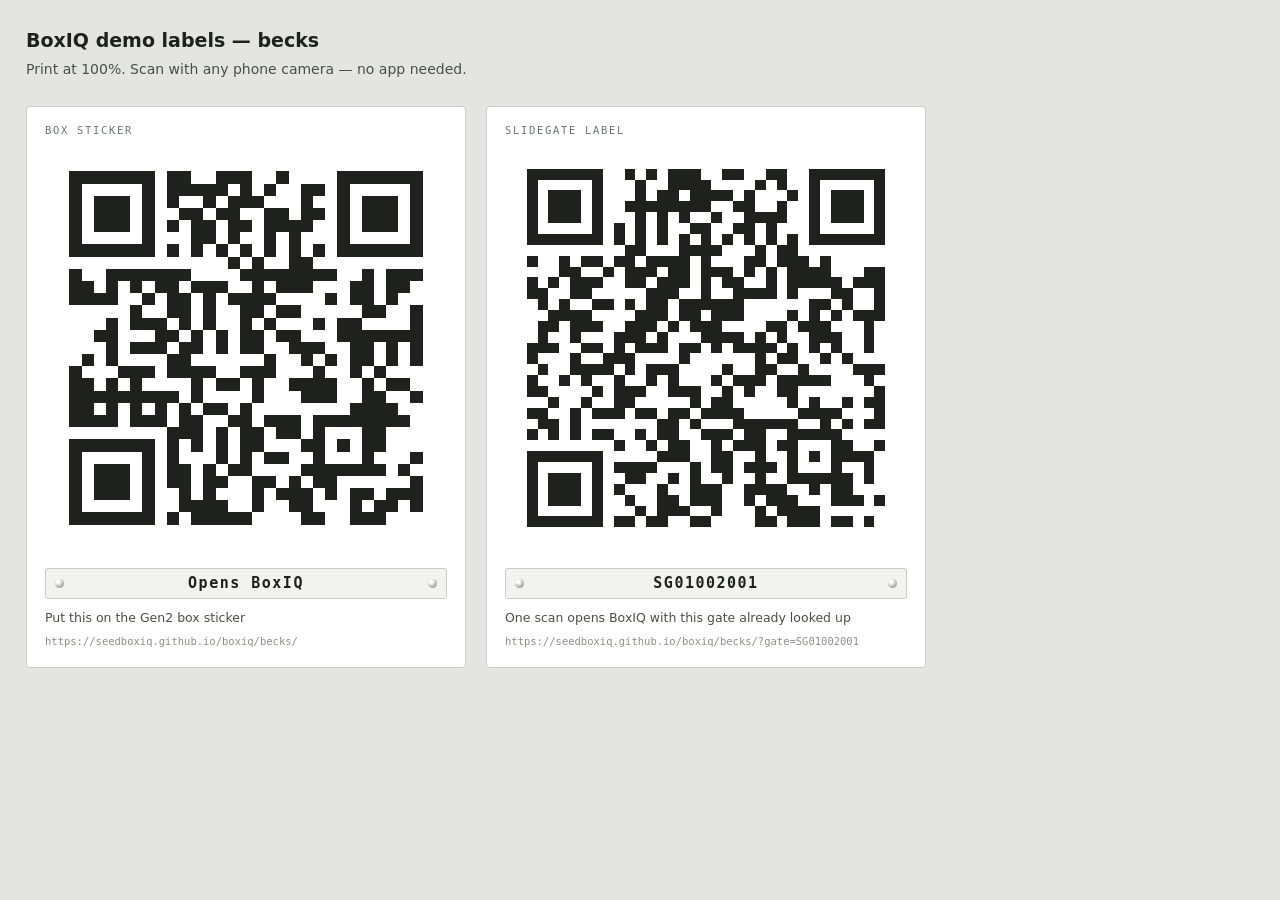
<file: becks/demo-labels.html>
<!DOCTYPE html>
<html lang="en"><head><meta charset="utf-8">
<title>BoxIQ demo labels — becks</title>
<style>
  @page { margin: 14mm; }
  body{font:15px/1.5 'Archivo',system-ui,sans-serif;color:#1F211E;margin:0;padding:26px;background:#E4E5E0}
  h1{font-size:19px;margin:0 0 4px}
  p.sub{margin:0 0 26px;color:#4A4E48;font-size:14px}
  .sheet{display:grid;grid-template-columns:repeat(auto-fit,minmax(210px,1fr));gap:20px;max-width:900px}
  .card{margin:0;background:#fff;border:1px solid #C9CBC5;border-radius:4px;padding:18px}
  .kind{font:500 10.5px/1 ui-monospace,monospace;letter-spacing:.16em;text-transform:uppercase;color:#6E7472;margin-bottom:12px}
  .qr{width:100%;aspect-ratio:1;color:#1F211E}
  .plate{display:flex;align-items:center;justify-content:space-between;gap:8px;background:#F2F2EE;border:1px solid #C9CBC5;border-radius:3px;padding:7px 9px;margin:12px 0 10px}
  .rivet{width:9px;height:9px;border-radius:50%;background:radial-gradient(circle at 35% 30%,#fff 0 18%,#B9BCB6 55%,#7E837C 100%);flex:none}
  .id{font:600 15px/1 ui-monospace,monospace;letter-spacing:.1em}
  .cap{font-size:12.5px;color:#4A4E48;line-height:1.4}
  .url{margin-top:8px;font:10.5px/1.4 ui-monospace,monospace;color:#8A8F88;word-break:break-all}
  @media print{ body{background:#fff;padding:0} .card{break-inside:avoid} .url{display:none} }
</style></head><body>
<h1>BoxIQ demo labels — becks</h1>
<p class="sub">Print at 100%. Scan with any phone camera — no app needed.</p>
<div class="sheet">
    <figure class="card">
      <div class="kind">Box sticker</div>
      <div class="qr"><svg xmlns="http://www.w3.org/2000/svg" viewBox="0 0 33 33" width="100%" height="100%" shape-rendering="crispEdges"><path d="M2,2H3V3H2zM3,2H4V3H3zM4,2H5V3H4zM5,2H6V3H5zM6,2H7V3H6zM7,2H8V3H7zM8,2H9V3H8zM10,2H11V3H10zM11,2H12V3H11zM14,2H15V3H14zM15,2H16V3H15zM16,2H17V3H16zM19,2H20V3H19zM24,2H25V3H24zM25,2H26V3H25zM26,2H27V3H26zM27,2H28V3H27zM28,2H29V3H28zM29,2H30V3H29zM30,2H31V3H30zM2,3H3V4H2zM8,3H9V4H8zM10,3H11V4H10zM11,3H12V4H11zM12,3H13V4H12zM13,3H14V4H13zM14,3H15V4H14zM16,3H17V4H16zM18,3H19V4H18zM21,3H22V4H21zM22,3H23V4H22zM24,3H25V4H24zM30,3H31V4H30zM2,4H3V5H2zM4,4H5V5H4zM5,4H6V5H5zM6,4H7V5H6zM8,4H9V5H8zM10,4H11V5H10zM13,4H14V5H13zM15,4H16V5H15zM16,4H17V5H16zM17,4H18V5H17zM21,4H22V5H21zM24,4H25V5H24zM26,4H27V5H26zM27,4H28V5H27zM28,4H29V5H28zM30,4H31V5H30zM2,5H3V6H2zM4,5H5V6H4zM5,5H6V6H5zM6,5H7V6H6zM8,5H9V6H8zM11,5H12V6H11zM12,5H13V6H12zM14,5H15V6H14zM15,5H16V6H15zM18,5H19V6H18zM19,5H20V6H19zM21,5H22V6H21zM22,5H23V6H22zM24,5H25V6H24zM26,5H27V6H26zM27,5H28V6H27zM28,5H29V6H28zM30,5H31V6H30zM2,6H3V7H2zM4,6H5V7H4zM5,6H6V7H5zM6,6H7V7H6zM8,6H9V7H8zM10,6H11V7H10zM12,6H13V7H12zM13,6H14V7H13zM15,6H16V7H15zM16,6H17V7H16zM18,6H19V7H18zM19,6H20V7H19zM20,6H21V7H20zM21,6H22V7H21zM24,6H25V7H24zM26,6H27V7H26zM27,6H28V7H27zM28,6H29V7H28zM30,6H31V7H30zM2,7H3V8H2zM8,7H9V8H8zM12,7H13V8H12zM13,7H14V8H13zM15,7H16V8H15zM18,7H19V8H18zM20,7H21V8H20zM24,7H25V8H24zM30,7H31V8H30zM2,8H3V9H2zM3,8H4V9H3zM4,8H5V9H4zM5,8H6V9H5zM6,8H7V9H6zM7,8H8V9H7zM8,8H9V9H8zM10,8H11V9H10zM12,8H13V9H12zM14,8H15V9H14zM16,8H17V9H16zM18,8H19V9H18zM20,8H21V9H20zM22,8H23V9H22zM24,8H25V9H24zM25,8H26V9H25zM26,8H27V9H26zM27,8H28V9H27zM28,8H29V9H28zM29,8H30V9H29zM30,8H31V9H30zM15,9H16V10H15zM17,9H18V10H17zM20,9H21V10H20zM21,9H22V10H21zM2,10H3V11H2zM5,10H6V11H5zM6,10H7V11H6zM7,10H8V11H7zM8,10H9V11H8zM9,10H10V11H9zM10,10H11V11H10zM11,10H12V11H11zM16,10H17V11H16zM17,10H18V11H17zM18,10H19V11H18zM19,10H20V11H19zM20,10H21V11H20zM21,10H22V11H21zM22,10H23V11H22zM23,10H24V11H23zM26,10H27V11H26zM28,10H29V11H28zM29,10H30V11H29zM30,10H31V11H30zM2,11H3V12H2zM3,11H4V12H3zM5,11H6V12H5zM7,11H8V12H7zM9,11H10V12H9zM10,11H11V12H10zM12,11H13V12H12zM13,11H14V12H13zM14,11H15V12H14zM17,11H18V12H17zM19,11H20V12H19zM20,11H21V12H20zM21,11H22V12H21zM25,11H26V12H25zM26,11H27V12H26zM28,11H29V12H28zM29,11H30V12H29zM2,12H3V13H2zM3,12H4V13H3zM4,12H5V13H4zM5,12H6V13H5zM8,12H9V13H8zM10,12H11V13H10zM11,12H12V13H11zM13,12H14V13H13zM15,12H16V13H15zM16,12H17V13H16zM17,12H18V13H17zM18,12H19V13H18zM23,12H24V13H23zM25,12H26V13H25zM26,12H27V13H26zM28,12H29V13H28zM7,13H8V14H7zM10,13H11V14H10zM11,13H12V14H11zM13,13H14V14H13zM16,13H17V14H16zM17,13H18V14H17zM19,13H20V14H19zM20,13H21V14H20zM26,13H27V14H26zM27,13H28V14H27zM30,13H31V14H30zM5,14H6V15H5zM7,14H8V15H7zM8,14H9V15H8zM9,14H10V15H9zM11,14H12V15H11zM13,14H14V15H13zM16,14H17V15H16zM18,14H19V15H18zM22,14H23V15H22zM24,14H25V15H24zM25,14H26V15H25zM30,14H31V15H30zM4,15H5V16H4zM5,15H6V16H5zM9,15H10V16H9zM10,15H11V16H10zM12,15H13V16H12zM14,15H15V16H14zM16,15H17V16H16zM17,15H18V16H17zM19,15H20V16H19zM20,15H21V16H20zM24,15H25V16H24zM25,15H26V16H25zM26,15H27V16H26zM27,15H28V16H27zM28,15H29V16H28zM29,15H30V16H29zM30,15H31V16H30zM5,16H6V17H5zM7,16H8V17H7zM8,16H9V17H8zM9,16H10V17H9zM11,16H12V17H11zM12,16H13V17H12zM14,16H15V17H14zM16,16H17V17H16zM17,16H18V17H17zM20,16H21V17H20zM21,16H22V17H21zM22,16H23V17H22zM25,16H26V17H25zM26,16H27V17H26zM28,16H29V17H28zM30,16H31V17H30zM3,17H4V18H3zM5,17H6V18H5zM10,17H11V18H10zM11,17H12V18H11zM18,17H19V18H18zM21,17H22V18H21zM23,17H24V18H23zM25,17H26V18H25zM26,17H27V18H26zM28,17H29V18H28zM30,17H31V18H30zM2,18H3V19H2zM6,18H7V19H6zM7,18H8V19H7zM8,18H9V19H8zM10,18H11V19H10zM11,18H12V19H11zM12,18H13V19H12zM13,18H14V19H13zM16,18H17V19H16zM17,18H18V19H17zM18,18H19V19H18zM22,18H23V19H22zM25,18H26V19H25zM27,18H28V19H27zM2,19H3V20H2zM3,19H4V20H3zM5,19H6V20H5zM7,19H8V20H7zM12,19H13V20H12zM14,19H15V20H14zM15,19H16V20H15zM17,19H18V20H17zM20,19H21V20H20zM21,19H22V20H21zM22,19H23V20H22zM23,19H24V20H23zM26,19H27V20H26zM28,19H29V20H28zM29,19H30V20H29zM2,20H3V21H2zM3,20H4V21H3zM4,20H5V21H4zM5,20H6V21H5zM6,20H7V21H6zM7,20H8V21H7zM8,20H9V21H8zM9,20H10V21H9zM10,20H11V21H10zM12,20H13V21H12zM17,20H18V21H17zM21,20H22V21H21zM22,20H23V21H22zM23,20H24V21H23zM26,20H27V21H26zM27,20H28V21H27zM30,20H31V21H30zM2,21H3V22H2zM3,21H4V22H3zM5,21H6V22H5zM7,21H8V22H7zM9,21H10V22H9zM11,21H12V22H11zM13,21H14V22H13zM14,21H15V22H14zM16,21H17V22H16zM25,21H26V22H25zM26,21H27V22H26zM27,21H28V22H27zM28,21H29V22H28zM2,22H3V23H2zM3,22H4V23H3zM4,22H5V23H4zM5,22H6V23H5zM7,22H8V23H7zM8,22H9V23H8zM9,22H10V23H9zM11,22H12V23H11zM12,22H13V23H12zM15,22H16V23H15zM16,22H17V23H16zM18,22H19V23H18zM19,22H20V23H19zM20,22H21V23H20zM22,22H23V23H22zM23,22H24V23H23zM24,22H25V23H24zM25,22H26V23H25zM26,22H27V23H26zM27,22H28V23H27zM28,22H29V23H28zM29,22H30V23H29zM10,23H11V24H10zM11,23H12V24H11zM12,23H13V24H12zM14,23H15V24H14zM16,23H17V24H16zM17,23H18V24H17zM19,23H20V24H19zM20,23H21V24H20zM22,23H23V24H22zM26,23H27V24H26zM27,23H28V24H27zM2,24H3V25H2zM3,24H4V25H3zM4,24H5V25H4zM5,24H6V25H5zM6,24H7V25H6zM7,24H8V25H7zM8,24H9V25H8zM10,24H11V25H10zM12,24H13V25H12zM14,24H15V25H14zM16,24H17V25H16zM17,24H18V25H17zM21,24H22V25H21zM22,24H23V25H22zM24,24H25V25H24zM26,24H27V25H26zM27,24H28V25H27zM2,25H3V26H2zM8,25H9V26H8zM10,25H11V26H10zM14,25H15V26H14zM16,25H17V26H16zM18,25H19V26H18zM19,25H20V26H19zM22,25H23V26H22zM26,25H27V26H26zM30,25H31V26H30zM2,26H3V27H2zM4,26H5V27H4zM5,26H6V27H5zM6,26H7V27H6zM8,26H9V27H8zM10,26H11V27H10zM11,26H12V27H11zM13,26H14V27H13zM15,26H16V27H15zM16,26H17V27H16zM21,26H22V27H21zM22,26H23V27H22zM23,26H24V27H23zM24,26H25V27H24zM25,26H26V27H25zM26,26H27V27H26zM27,26H28V27H27zM29,26H30V27H29zM2,27H3V28H2zM4,27H5V28H4zM5,27H6V28H5zM6,27H7V28H6zM8,27H9V28H8zM10,27H11V28H10zM11,27H12V28H11zM13,27H14V28H13zM14,27H15V28H14zM17,27H18V28H17zM18,27H19V28H18zM20,27H21V28H20zM22,27H23V28H22zM23,27H24V28H23zM30,27H31V28H30zM2,28H3V29H2zM4,28H5V29H4zM5,28H6V29H5zM6,28H7V29H6zM8,28H9V29H8zM11,28H12V29H11zM13,28H14V29H13zM17,28H18V29H17zM19,28H20V29H19zM20,28H21V29H20zM21,28H22V29H21zM23,28H24V29H23zM25,28H26V29H25zM26,28H27V29H26zM28,28H29V29H28zM29,28H30V29H29zM30,28H31V29H30zM2,29H3V30H2zM8,29H9V30H8zM11,29H12V30H11zM12,29H13V30H12zM13,29H14V30H13zM14,29H15V30H14zM17,29H18V30H17zM20,29H21V30H20zM21,29H22V30H21zM25,29H26V30H25zM27,29H28V30H27zM28,29H29V30H28zM30,29H31V30H30zM2,30H3V31H2zM3,30H4V31H3zM4,30H5V31H4zM5,30H6V31H5zM6,30H7V31H6zM7,30H8V31H7zM8,30H9V31H8zM10,30H11V31H10zM12,30H13V31H12zM13,30H14V31H13zM14,30H15V31H14zM15,30H16V31H15zM16,30H17V31H16zM21,30H22V31H21zM22,30H23V31H22zM25,30H26V31H25zM26,30H27V31H26zM27,30H28V31H27z" id="qr-path" fill="currentColor" fill-opacity="1" fill-rule="nonzero" stroke="none"/></svg></div>
      <div class="plate"><span class="rivet"></span><span class="id">Opens BoxIQ</span><span class="rivet"></span></div>
      <div class="cap">Put this on the Gen2 box sticker</div>
      <div class="url">https://seedboxiq.github.io/boxiq/becks/</div>
    </figure>

    <figure class="card">
      <div class="kind">Slidegate label</div>
      <div class="qr"><svg xmlns="http://www.w3.org/2000/svg" viewBox="0 0 37 37" width="100%" height="100%" shape-rendering="crispEdges"><path d="M2,2H3V3H2zM3,2H4V3H3zM4,2H5V3H4zM5,2H6V3H5zM6,2H7V3H6zM7,2H8V3H7zM8,2H9V3H8zM11,2H12V3H11zM13,2H14V3H13zM15,2H16V3H15zM16,2H17V3H16zM17,2H18V3H17zM20,2H21V3H20zM21,2H22V3H21zM24,2H25V3H24zM25,2H26V3H25zM28,2H29V3H28zM29,2H30V3H29zM30,2H31V3H30zM31,2H32V3H31zM32,2H33V3H32zM33,2H34V3H33zM34,2H35V3H34zM2,3H3V4H2zM8,3H9V4H8zM12,3H13V4H12zM15,3H16V4H15zM16,3H17V4H16zM17,3H18V4H17zM18,3H19V4H18zM23,3H24V4H23zM25,3H26V4H25zM28,3H29V4H28zM34,3H35V4H34zM2,4H3V5H2zM4,4H5V5H4zM5,4H6V5H5zM6,4H7V5H6zM8,4H9V5H8zM12,4H13V5H12zM14,4H15V5H14zM15,4H16V5H15zM17,4H18V5H17zM18,4H19V5H18zM19,4H20V5H19zM20,4H21V5H20zM22,4H23V5H22zM26,4H27V5H26zM28,4H29V5H28zM30,4H31V5H30zM31,4H32V5H31zM32,4H33V5H32zM34,4H35V5H34zM2,5H3V6H2zM4,5H5V6H4zM5,5H6V6H5zM6,5H7V6H6zM8,5H9V6H8zM11,5H12V6H11zM12,5H13V6H12zM13,5H14V6H13zM14,5H15V6H14zM15,5H16V6H15zM16,5H17V6H16zM17,5H18V6H17zM18,5H19V6H18zM21,5H22V6H21zM22,5H23V6H22zM25,5H26V6H25zM28,5H29V6H28zM30,5H31V6H30zM31,5H32V6H31zM32,5H33V6H32zM34,5H35V6H34zM2,6H3V7H2zM4,6H5V7H4zM5,6H6V7H5zM6,6H7V7H6zM8,6H9V7H8zM12,6H13V7H12zM14,6H15V7H14zM16,6H17V7H16zM19,6H20V7H19zM22,6H23V7H22zM23,6H24V7H23zM24,6H25V7H24zM25,6H26V7H25zM28,6H29V7H28zM30,6H31V7H30zM31,6H32V7H31zM32,6H33V7H32zM34,6H35V7H34zM2,7H3V8H2zM8,7H9V8H8zM10,7H11V8H10zM12,7H13V8H12zM14,7H15V8H14zM17,7H18V8H17zM18,7H19V8H18zM21,7H22V8H21zM22,7H23V8H22zM24,7H25V8H24zM28,7H29V8H28zM34,7H35V8H34zM2,8H3V9H2zM3,8H4V9H3zM4,8H5V9H4zM5,8H6V9H5zM6,8H7V9H6zM7,8H8V9H7zM8,8H9V9H8zM10,8H11V9H10zM12,8H13V9H12zM14,8H15V9H14zM16,8H17V9H16zM18,8H19V9H18zM20,8H21V9H20zM22,8H23V9H22zM24,8H25V9H24zM26,8H27V9H26zM28,8H29V9H28zM29,8H30V9H29zM30,8H31V9H30zM31,8H32V9H31zM32,8H33V9H32zM33,8H34V9H33zM34,8H35V9H34zM11,9H12V10H11zM12,9H13V10H12zM16,9H17V10H16zM17,9H18V10H17zM18,9H19V10H18zM19,9H20V10H19zM23,9H24V10H23zM25,9H26V10H25zM26,9H27V10H26zM2,10H3V11H2zM5,10H6V11H5zM7,10H8V11H7zM8,10H9V11H8zM10,10H11V11H10zM11,10H12V11H11zM13,10H14V11H13zM14,10H15V11H14zM15,10H16V11H15zM16,10H17V11H16zM18,10H19V11H18zM22,10H23V11H22zM23,10H24V11H23zM25,10H26V11H25zM26,10H27V11H26zM27,10H28V11H27zM29,10H30V11H29zM5,11H6V12H5zM6,11H7V12H6zM9,11H10V12H9zM11,11H12V12H11zM12,11H13V12H12zM13,11H14V12H13zM15,11H16V12H15zM16,11H17V12H16zM18,11H19V12H18zM19,11H20V12H19zM20,11H21V12H20zM22,11H23V12H22zM24,11H25V12H24zM26,11H27V12H26zM27,11H28V12H27zM28,11H29V12H28zM29,11H30V12H29zM33,11H34V12H33zM34,11H35V12H34zM2,12H3V13H2zM4,12H5V13H4zM6,12H7V13H6zM7,12H8V13H7zM8,12H9V13H8zM11,12H12V13H11zM12,12H13V13H12zM14,12H15V13H14zM15,12H16V13H15zM16,12H17V13H16zM18,12H19V13H18zM20,12H21V13H20zM21,12H22V13H21zM24,12H25V13H24zM26,12H27V13H26zM27,12H28V13H27zM28,12H29V13H28zM29,12H30V13H29zM30,12H31V13H30zM32,12H33V13H32zM33,12H34V13H33zM34,12H35V13H34zM2,13H3V14H2zM3,13H4V14H3zM6,13H7V14H6zM7,13H8V14H7zM13,13H14V14H13zM14,13H15V14H14zM15,13H16V14H15zM18,13H19V14H18zM21,13H22V14H21zM22,13H23V14H22zM23,13H24V14H23zM24,13H25V14H24zM26,13H27V14H26zM30,13H31V14H30zM31,13H32V14H31zM34,13H35V14H34zM3,14H4V15H3zM5,14H6V15H5zM8,14H9V15H8zM9,14H10V15H9zM11,14H12V15H11zM13,14H14V15H13zM14,14H15V15H14zM16,14H17V15H16zM17,14H18V15H17zM18,14H19V15H18zM19,14H20V15H19zM20,14H21V15H20zM21,14H22V15H21zM28,14H29V15H28zM29,14H30V15H29zM31,14H32V15H31zM34,14H35V15H34zM4,15H5V16H4zM5,15H6V16H5zM6,15H7V16H6zM7,15H8V16H7zM12,15H13V16H12zM13,15H14V16H13zM14,15H15V16H14zM16,15H17V16H16zM17,15H18V16H17zM19,15H20V16H19zM20,15H21V16H20zM21,15H22V16H21zM26,15H27V16H26zM28,15H29V16H28zM30,15H31V16H30zM32,15H33V16H32zM33,15H34V16H33zM34,15H35V16H34zM3,16H4V17H3zM4,16H5V17H4zM6,16H7V17H6zM7,16H8V17H7zM8,16H9V17H8zM11,16H12V17H11zM12,16H13V17H12zM13,16H14V17H13zM15,16H16V17H15zM17,16H18V17H17zM18,16H19V17H18zM19,16H20V17H19zM24,16H25V17H24zM25,16H26V17H25zM27,16H28V17H27zM28,16H29V17H28zM29,16H30V17H29zM33,16H34V17H33zM3,17H4V18H3zM6,17H7V18H6zM10,17H11V18H10zM11,17H12V18H11zM12,17H13V18H12zM14,17H15V18H14zM18,17H19V18H18zM19,17H20V18H19zM20,17H21V18H20zM21,17H22V18H21zM23,17H24V18H23zM25,17H26V18H25zM28,17H29V18H28zM29,17H30V18H29zM30,17H31V18H30zM33,17H34V18H33zM2,18H3V19H2zM3,18H4V19H3zM4,18H5V19H4zM7,18H8V19H7zM8,18H9V19H8zM10,18H11V19H10zM12,18H13V19H12zM13,18H14V19H13zM14,18H15V19H14zM16,18H17V19H16zM17,18H18V19H17zM19,18H20V19H19zM21,18H22V19H21zM22,18H23V19H22zM23,18H24V19H23zM24,18H25V19H24zM26,18H27V19H26zM28,18H29V19H28zM30,18H31V19H30zM33,18H34V19H33zM2,19H3V20H2zM6,19H7V20H6zM9,19H10V20H9zM10,19H11V20H10zM11,19H12V20H11zM16,19H17V20H16zM23,19H24V20H23zM25,19H26V20H25zM26,19H27V20H26zM29,19H30V20H29zM31,19H32V20H31zM3,20H4V21H3zM6,20H7V21H6zM7,20H8V21H7zM8,20H9V21H8zM9,20H10V21H9zM11,20H12V21H11zM13,20H14V21H13zM14,20H15V21H14zM15,20H16V21H15zM20,20H21V21H20zM23,20H24V21H23zM24,20H25V21H24zM27,20H28V21H27zM32,20H33V21H32zM33,20H34V21H33zM34,20H35V21H34zM2,21H3V22H2zM5,21H6V22H5zM7,21H8V22H7zM10,21H11V22H10zM13,21H14V22H13zM15,21H16V22H15zM19,21H20V22H19zM21,21H22V22H21zM22,21H23V22H22zM23,21H24V22H23zM25,21H26V22H25zM26,21H27V22H26zM27,21H28V22H27zM28,21H29V22H28zM29,21H30V22H29zM33,21H34V22H33zM2,22H3V23H2zM3,22H4V23H3zM8,22H9V23H8zM10,22H11V23H10zM11,22H12V23H11zM12,22H13V23H12zM15,22H16V23H15zM16,22H17V23H16zM17,22H18V23H17zM20,22H21V23H20zM22,22H23V23H22zM25,22H26V23H25zM26,22H27V23H26zM34,22H35V23H34zM4,23H5V24H4zM7,23H8V24H7zM10,23H11V24H10zM11,23H12V24H11zM17,23H18V24H17zM19,23H20V24H19zM20,23H21V24H20zM26,23H27V24H26zM28,23H29V24H28zM31,23H32V24H31zM33,23H34V24H33zM34,23H35V24H34zM2,24H3V25H2zM3,24H4V25H3zM6,24H7V25H6zM8,24H9V25H8zM9,24H10V25H9zM10,24H11V25H10zM12,24H13V25H12zM13,24H14V25H13zM15,24H16V25H15zM16,24H17V25H16zM18,24H19V25H18zM19,24H20V25H19zM20,24H21V25H20zM21,24H22V25H21zM27,24H28V25H27zM28,24H29V25H28zM29,24H30V25H29zM30,24H31V25H30zM34,24H35V25H34zM3,25H4V26H3zM4,25H5V26H4zM6,25H7V26H6zM14,25H15V26H14zM15,25H16V26H15zM17,25H18V26H17zM21,25H22V26H21zM22,25H23V26H22zM23,25H24V26H23zM24,25H25V26H24zM25,25H26V26H25zM26,25H27V26H26zM29,25H30V26H29zM31,25H32V26H31zM33,25H34V26H33zM34,25H35V26H34zM2,26H3V27H2zM4,26H5V27H4zM6,26H7V27H6zM8,26H9V27H8zM9,26H10V27H9zM12,26H13V27H12zM14,26H15V27H14zM15,26H16V27H15zM18,26H19V27H18zM19,26H20V27H19zM20,26H21V27H20zM22,26H23V27H22zM23,26H24V27H23zM26,26H27V27H26zM27,26H28V27H27zM28,26H29V27H28zM29,26H30V27H29zM30,26H31V27H30zM10,27H11V28H10zM13,27H14V28H13zM15,27H16V28H15zM16,27H17V28H16zM19,27H20V28H19zM21,27H22V28H21zM22,27H23V28H22zM23,27H24V28H23zM25,27H26V28H25zM26,27H27V28H26zM30,27H31V28H30zM31,27H32V28H31zM34,27H35V28H34zM2,28H3V29H2zM3,28H4V29H3zM4,28H5V29H4zM5,28H6V29H5zM6,28H7V29H6zM7,28H8V29H7zM8,28H9V29H8zM14,28H15V29H14zM15,28H16V29H15zM16,28H17V29H16zM19,28H20V29H19zM20,28H21V29H20zM23,28H24V29H23zM26,28H27V29H26zM28,28H29V29H28zM30,28H31V29H30zM31,28H32V29H31zM32,28H33V29H32zM33,28H34V29H33zM2,29H3V30H2zM8,29H9V30H8zM10,29H11V30H10zM11,29H12V30H11zM12,29H13V30H12zM13,29H14V30H13zM17,29H18V30H17zM19,29H20V30H19zM20,29H21V30H20zM22,29H23V30H22zM23,29H24V30H23zM24,29H25V30H24zM26,29H27V30H26zM30,29H31V30H30zM33,29H34V30H33zM2,30H3V31H2zM4,30H5V31H4zM5,30H6V31H5zM6,30H7V31H6zM8,30H9V31H8zM11,30H12V31H11zM12,30H13V31H12zM15,30H16V31H15zM17,30H18V31H17zM20,30H21V31H20zM23,30H24V31H23zM26,30H27V31H26zM27,30H28V31H27zM28,30H29V31H28zM29,30H30V31H29zM30,30H31V31H30zM31,30H32V31H31zM33,30H34V31H33zM2,31H3V32H2zM4,31H5V32H4zM5,31H6V32H5zM6,31H7V32H6zM8,31H9V32H8zM10,31H11V32H10zM14,31H15V32H14zM17,31H18V32H17zM18,31H19V32H18zM19,31H20V32H19zM22,31H23V32H22zM23,31H24V32H23zM24,31H25V32H24zM25,31H26V32H25zM28,31H29V32H28zM30,31H31V32H30zM31,31H32V32H31zM2,32H3V33H2zM4,32H5V33H4zM5,32H6V33H5zM6,32H7V33H6zM8,32H9V33H8zM11,32H12V33H11zM14,32H15V33H14zM15,32H16V33H15zM17,32H18V33H17zM18,32H19V33H18zM19,32H20V33H19zM22,32H23V33H22zM24,32H25V33H24zM25,32H26V33H25zM26,32H27V33H26zM30,32H31V33H30zM31,32H32V33H31zM32,32H33V33H32zM34,32H35V33H34zM2,33H3V34H2zM8,33H9V34H8zM12,33H13V34H12zM14,33H15V34H14zM15,33H16V34H15zM16,33H17V34H16zM19,33H20V34H19zM23,33H24V34H23zM25,33H26V34H25zM26,33H27V34H26zM27,33H28V34H27zM28,33H29V34H28zM2,34H3V35H2zM3,34H4V35H3zM4,34H5V35H4zM5,34H6V35H5zM6,34H7V35H6zM7,34H8V35H7zM8,34H9V35H8zM10,34H11V35H10zM11,34H12V35H11zM13,34H14V35H13zM14,34H15V35H14zM17,34H18V35H17zM18,34H19V35H18zM23,34H24V35H23zM24,34H25V35H24zM26,34H27V35H26zM27,34H28V35H27zM28,34H29V35H28zM30,34H31V35H30zM31,34H32V35H31zM33,34H34V35H33z" id="qr-path" fill="currentColor" fill-opacity="1" fill-rule="nonzero" stroke="none"/></svg></div>
      <div class="plate"><span class="rivet"></span><span class="id">SG01002001</span><span class="rivet"></span></div>
      <div class="cap">One scan opens BoxIQ with this gate already looked up</div>
      <div class="url">https://seedboxiq.github.io/boxiq/becks/?gate=SG01002001</div>
    </figure>
</div></body></html>
</file>
<file: assets/boxiq-v1.css>
/* ============================================================
   BoxIQ v1 — shared stylesheet
   Every client site loads this file. Do not edit it to change
   one client's look: override the variables in that client's
   index.html instead. Breaking changes go in boxiq-v2.css so
   live prospect demos can never shift under them.
   ============================================================ */
:root{
  /* Seedbox marks — fixed across every co-brand */
  --seed:#8FB53C;
  --seed-deep:#5A7A1E;
  /* Client accent — override per client. Defaults to Seedbox green. */
  --accent:var(--seed);
  --accent-deep:var(--seed-deep);
  --on-accent:#1F211E;        /* text that sits on the accent colour */
  /* Surfaces, sampled from the Gen2 sticker and slidegate hardware */
  --ink:#1F211E;
  --ink-soft:#4A4E48;
  --plate:#F2F2EE;
  --steel:#6E7472;
  --steel-line:#C9CBC5;
  --alert:#A93A22;
  --page:#E4E5E0;
  --radius:4px;
  --shadow:0 1px 0 rgba(31,33,30,.14), 0 10px 24px -14px rgba(31,33,30,.5);
}
*{box-sizing:border-box}
html,body{margin:0}
body{
  background:var(--page);
  background-image:repeating-linear-gradient(90deg,
    rgba(31,33,30,.045) 0 1px, rgba(255,255,255,.5) 1px 2px, transparent 2px 14px);
  color:var(--ink);
  font-family:'Archivo',system-ui,-apple-system,'Segoe UI',sans-serif;
  -webkit-text-size-adjust:100%;
  min-height:100dvh;
}
.wrap{max-width:540px;margin:0 auto;padding:0 18px 56px}

/* ---------- co-brand header ---------- */
.topbar{background:var(--ink);color:var(--plate);padding:13px 0}
.topbar .wrap{padding-bottom:0}
.lockup{display:flex;align-items:center;gap:13px;flex-wrap:wrap}
.mark{font-weight:700;font-size:20px;letter-spacing:-.03em;white-space:nowrap}
.mark .sprout{color:var(--seed)}
.mark .dot{color:var(--steel);padding:0 2px}
.divider{width:1px;height:22px;background:rgba(242,242,238,.3);flex:none}
.client{display:flex;align-items:center;gap:9px;min-width:0}
.client img{max-height:26px;max-width:170px;width:auto;display:block}
.client .name{font-weight:600;font-size:16px;letter-spacing:-.01em;color:var(--plate)}
.prepared{
  font-family:'IBM Plex Mono',ui-monospace,monospace;font-size:10.5px;
  letter-spacing:.15em;text-transform:uppercase;color:#9BA09A;margin-top:9px;
}
.eyebrow{
  font-family:'IBM Plex Mono',ui-monospace,monospace;font-size:10.5px;
  letter-spacing:.18em;text-transform:uppercase;color:#9BA09A;
}
.demo-flag{
  display:inline-block;margin-left:8px;padding:3px 7px;border-radius:2px;
  background:var(--alert);color:#fff;font-family:'IBM Plex Mono',monospace;
  font-size:9.5px;letter-spacing:.14em;text-transform:uppercase;vertical-align:2px;
}
.lede{margin:26px 0 22px;font-size:15.5px;line-height:1.5;color:var(--ink-soft);max-width:34em}
.lede strong{color:var(--ink);font-weight:600}

/* ---------- the plate: input styled as the slidegate label ---------- */
.field-label{
  display:block;font-family:'IBM Plex Mono',monospace;font-size:11px;
  letter-spacing:.16em;text-transform:uppercase;color:var(--ink-soft);margin-bottom:9px;
}
.plate{position:relative;background:var(--ink);border-radius:6px;padding:7px;box-shadow:var(--shadow)}
.plate-inner{
  position:relative;background:var(--plate);border-radius:var(--radius);
  display:flex;align-items:center;gap:2px;padding:14px 34px;
}
.rivet{
  position:absolute;top:50%;transform:translateY(-50%);width:13px;height:13px;border-radius:50%;
  background:radial-gradient(circle at 35% 30%, #fff 0 18%, #B9BCB6 55%, #7E837C 100%);
  box-shadow:inset 0 0 0 1px rgba(31,33,30,.25);
}
.rivet.l{left:11px} .rivet.r{right:11px}
.prefix{
  font-family:'IBM Plex Mono',monospace;font-weight:600;font-size:26px;
  color:var(--steel);letter-spacing:.06em;padding-right:6px;
}
#gateDigits{
  flex:1;min-width:0;border:0;background:transparent;padding:0;
  font-family:'IBM Plex Mono',monospace;font-weight:500;font-size:26px;
  letter-spacing:.14em;color:var(--ink);
}
#gateDigits::placeholder{color:#B4B8B1;letter-spacing:.14em}
#gateDigits:focus{outline:none}
.plate:focus-within{box-shadow:0 0 0 3px var(--accent), var(--shadow)}

.actions{display:flex;gap:9px;margin-top:13px}
.btn{
  font-family:inherit;font-size:15px;font-weight:600;border-radius:var(--radius);
  border:1.5px solid var(--ink);padding:14px 16px;cursor:pointer;
  display:inline-flex;align-items:center;justify-content:center;gap:8px;min-height:52px;
}
.btn-primary{background:var(--accent);color:var(--on-accent);flex:1 1 58%}
.btn-ghost{background:transparent;color:var(--ink);flex:1 1 42%}
.btn:active{transform:translateY(1px)}
.btn:focus-visible{outline:3px solid var(--accent-deep);outline-offset:2px}
.btn svg{width:19px;height:19px;flex:none}

.status{margin-top:14px;font-size:13px;line-height:1.45;color:var(--ink-soft);font-family:'IBM Plex Mono',monospace}
.status[data-tone="warn"]{color:var(--alert)}

/* ---------- result: a seed tag tied to the gate ---------- */
.tie{display:none;height:26px;margin-left:30px;border-left:2px solid var(--accent-deep)}
.tag{
  display:none;position:relative;background:#fff;border-radius:var(--radius);
  border:1px solid var(--steel-line);border-top:5px solid var(--accent);
  padding:22px 20px 18px;box-shadow:var(--shadow);
}
.tag.show,.tie.show{display:block}
.tag.show{animation:drop .26s cubic-bezier(.2,.9,.3,1) both}
@keyframes drop{from{opacity:0;transform:translateY(-10px) rotate(-.6deg)}to{opacity:1;transform:none}}
.punch{
  position:absolute;top:-3px;left:24px;width:13px;height:13px;border-radius:50%;
  background:var(--page);box-shadow:inset 0 1px 2px rgba(31,33,30,.4);
}
.tag .gate{font-family:'IBM Plex Mono',monospace;font-size:11.5px;letter-spacing:.14em;text-transform:uppercase;color:var(--ink-soft)}
.tag h2{margin:6px 0 0;font-size:29px;line-height:1.12;letter-spacing:-.025em;font-weight:700}
.lot{margin-top:16px;padding-top:14px;border-top:1px solid var(--steel-line)}
.lot .k{font-family:'IBM Plex Mono',monospace;font-size:10.5px;letter-spacing:.16em;text-transform:uppercase;color:var(--ink-soft)}
.lot .v{font-family:'IBM Plex Mono',monospace;font-weight:600;font-size:24px;letter-spacing:.02em;margin-top:3px;word-break:break-all}
.grid{display:grid;grid-template-columns:1fr 1fr;gap:14px 16px;margin-top:16px}
.grid .k{font-family:'IBM Plex Mono',monospace;font-size:10.5px;letter-spacing:.14em;text-transform:uppercase;color:var(--ink-soft)}
.grid .v{font-size:15px;font-weight:500;margin-top:2px;line-height:1.35}
.grid .wide{grid-column:1 / -1}
details.history{margin-top:18px;border-top:1px solid var(--steel-line);padding-top:12px}
details.history summary{
  font-family:'IBM Plex Mono',monospace;font-size:11px;letter-spacing:.14em;
  text-transform:uppercase;color:var(--accent-deep);cursor:pointer;
}
details.history ul{margin:10px 0 0;padding-left:18px;font-size:14px;line-height:1.6;color:var(--ink-soft)}
.tag.miss{border-top-color:var(--alert)}
.tag.miss h2{font-size:21px}
.tag.miss p{margin:10px 0 0;font-size:14.5px;line-height:1.55;color:var(--ink-soft)}

/* ---------- how it works ---------- */
.how{margin-top:40px;border-top:1px solid var(--steel-line);padding-top:22px}
.how h3{
  font-family:'IBM Plex Mono',monospace;font-size:11px;letter-spacing:.18em;
  text-transform:uppercase;color:var(--ink-soft);margin:0 0 14px;font-weight:500;
}
.how ol{list-style:none;margin:0;padding:0;counter-reset:s}
.how li{
  counter-increment:s;display:flex;gap:13px;padding:11px 0;font-size:14.5px;line-height:1.5;
  border-bottom:1px solid rgba(201,203,197,.6);
}
.how li:last-child{border-bottom:0}
.how li::before{
  content:counter(s,decimal-leading-zero);
  font-family:'IBM Plex Mono',monospace;font-size:12px;color:var(--accent-deep);padding-top:3px;flex:none;
}
footer{
  margin-top:30px;font-family:'IBM Plex Mono',monospace;font-size:10.5px;
  letter-spacing:.1em;text-transform:uppercase;color:var(--steel);line-height:1.7;
}

/* ---------- scanner ---------- */
.scanner{position:fixed;inset:0;background:#0D0F0D;z-index:50;display:none;flex-direction:column;align-items:center;justify-content:center}
.scanner.open{display:flex}
.scanner video{width:100%;height:100%;object-fit:cover;position:absolute;inset:0}
.reticle{position:relative;width:min(72vw,290px);aspect-ratio:1;border-radius:10px;box-shadow:0 0 0 100vmax rgba(13,15,13,.62);outline:2px solid var(--accent)}
.scan-hint{position:absolute;bottom:calc(28px + env(safe-area-inset-bottom));left:0;right:0;text-align:center;color:#EDEEE9;font-size:14px;padding:0 24px;line-height:1.5}
.scan-close{
  position:absolute;top:calc(14px + env(safe-area-inset-top));right:14px;
  background:rgba(242,242,238,.14);color:#F2F2EE;border:1px solid rgba(242,242,238,.45);
  border-radius:var(--radius);padding:11px 15px;font:600 14px/1 'Archivo',sans-serif;cursor:pointer;
}
@media (prefers-reduced-motion: reduce){
  .tag.show{animation:none}
  .btn:active{transform:none}
}

/* ============================================================
   Send + receiving log (same device)
   ============================================================ */
.send-row{margin-top:18px;padding-top:16px;border-top:1px solid var(--steel-line)}
.btn-send{
  width:100%;background:var(--accent);color:var(--on-accent);border:1.5px solid var(--ink);
  border-radius:var(--radius);font:600 15px 'Archivo',sans-serif;min-height:52px;
  display:flex;align-items:center;justify-content:center;gap:9px;cursor:pointer;
}
.btn-send:active{transform:translateY(1px)}
.btn-send:focus-visible{outline:3px solid var(--accent-deep);outline-offset:2px}
.btn-send svg{width:18px;height:18px;flex:none}
.sent-note{
  margin:11px 0 0;font-family:'IBM Plex Mono',monospace;font-size:12px;line-height:1.5;
  color:var(--seed-deep);min-height:1.5em;
}
.sent-note strong{font-weight:600;color:var(--ink)}
.sent-note.flash{animation:sent .5s ease-out}
@keyframes sent{0%{background:rgba(143,181,60,.35)}100%{background:transparent}}

.ledger-strip{
  width:100%;margin-top:14px;background:transparent;border:1.5px dashed var(--steel-line);
  border-radius:var(--radius);padding:13px 15px;cursor:pointer;
  display:flex;align-items:center;justify-content:space-between;gap:10px;
  font:600 14.5px 'Archivo',sans-serif;color:var(--ink);min-height:50px;
}
.ledger-strip:active{transform:translateY(1px)}
.ledger-strip:focus-visible{outline:3px solid var(--accent-deep);outline-offset:2px}
.ledger-strip .count{
  font-family:'IBM Plex Mono',monospace;font-size:12px;letter-spacing:.1em;
  text-transform:uppercase;color:var(--ink-soft);font-weight:500;
}
.ledger-strip[data-has="yes"]{border-style:solid;border-color:var(--accent-deep)}
.ledger-strip[data-has="yes"] .count{color:var(--accent-deep)}

/* ---------- the transfer page ---------- */
.ledger{
  position:fixed;inset:0;z-index:60;background:var(--page);display:none;
  flex-direction:column;overflow:hidden;
}
.ledger.open{display:flex}
.ledger-head{background:var(--ink);color:var(--plate);padding:calc(15px + env(safe-area-inset-top)) 18px 16px}
.ledger-head .to{
  font-family:'IBM Plex Mono',monospace;font-size:10.5px;letter-spacing:.16em;
  text-transform:uppercase;color:#9BA09A;
}
.ledger-head .n{display:flex;align-items:baseline;gap:10px;margin-top:7px}
.ledger-head .n b{font-size:38px;font-weight:700;letter-spacing:-.03em;line-height:1}
.ledger-head .n span{font-size:14px;color:#C3C7C0}
.ledger-head .file{
  margin-top:10px;font-family:'IBM Plex Mono',monospace;font-size:11px;color:var(--seed);
}
.ledger-body{flex:1;overflow-y:auto;-webkit-overflow-scrolling:touch;padding:16px 18px 22px}
table.feed{width:100%;border-collapse:collapse;background:#fff;border:1px solid var(--steel-line);border-radius:var(--radius)}
table.feed th{
  text-align:left;font-family:'IBM Plex Mono',monospace;font-size:9.5px;letter-spacing:.14em;
  text-transform:uppercase;color:var(--ink-soft);font-weight:500;
  padding:10px 10px;border-bottom:1px solid var(--steel-line);background:var(--plate);
  position:sticky;top:0;
}
table.feed td{padding:11px 10px;border-bottom:1px solid rgba(201,203,197,.7);vertical-align:top;font-size:14px}
table.feed tr:last-child td{border-bottom:0}
table.feed .seq{
  font-family:'IBM Plex Mono',monospace;font-size:12px;color:var(--steel);width:1%;white-space:nowrap;
}
table.feed .gate{font-family:'IBM Plex Mono',monospace;font-weight:600;font-size:13.5px;white-space:nowrap}
table.feed .time{font-family:'IBM Plex Mono',monospace;font-size:11px;color:var(--ink-soft);margin-top:3px}
table.feed .brand{font-weight:600;line-height:1.25}
table.feed .lot{font-family:'IBM Plex Mono',monospace;font-size:12px;color:var(--ink-soft);margin-top:3px}
.dup{
  display:inline-block;margin-left:6px;padding:2px 5px;border-radius:2px;background:var(--plate);
  border:1px solid var(--steel-line);font-family:'IBM Plex Mono',monospace;font-size:9.5px;
  letter-spacing:.08em;text-transform:uppercase;color:var(--ink-soft);vertical-align:1px;
}
.ledger-empty{
  background:#fff;border:1px dashed var(--steel-line);border-radius:var(--radius);
  padding:30px 22px;text-align:center;color:var(--ink-soft);font-size:14.5px;line-height:1.5;
}
.ledger-foot{
  border-top:1px solid var(--steel-line);background:var(--plate);
  padding:13px 18px calc(13px + env(safe-area-inset-bottom));display:flex;gap:9px;flex-wrap:wrap;
}
.ledger-foot .btn{flex:1 1 auto;min-height:48px;font-size:14.5px;padding:12px 14px}
.ledger-foot .btn-close{background:var(--ink);color:var(--plate);border-color:var(--ink);flex:1 1 100%;order:-1}
.ledger-note{
  margin:14px 0 0;font-size:12.5px;line-height:1.5;color:var(--ink-soft);
}

.actions-sub{margin-top:9px}
.btn-wide{flex:1 1 100%}
.relink{
  background:none;border:0;padding:0;margin:0;cursor:pointer;
  font:inherit;color:var(--accent-deep);text-decoration:underline;text-underline-offset:2px;
}
.relink:focus-visible{outline:2px solid var(--accent-deep);outline-offset:2px}
</file>
